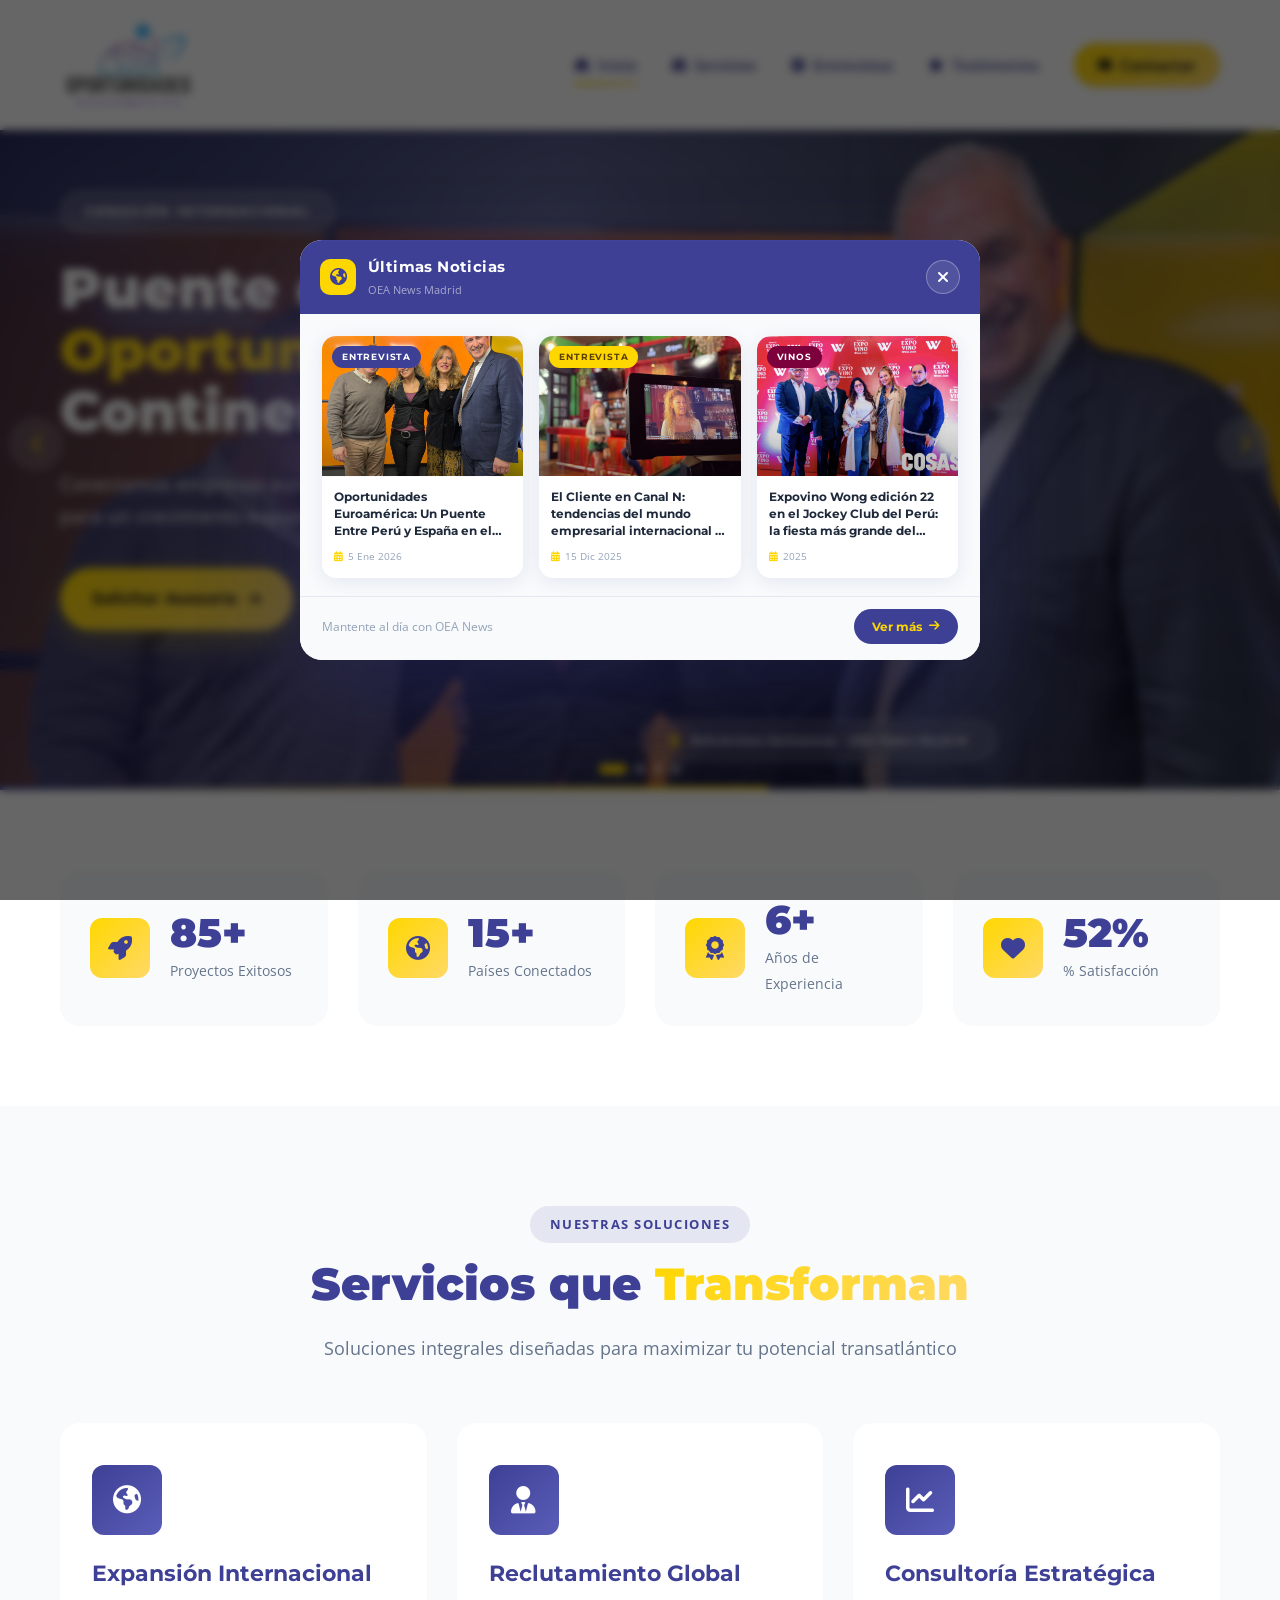
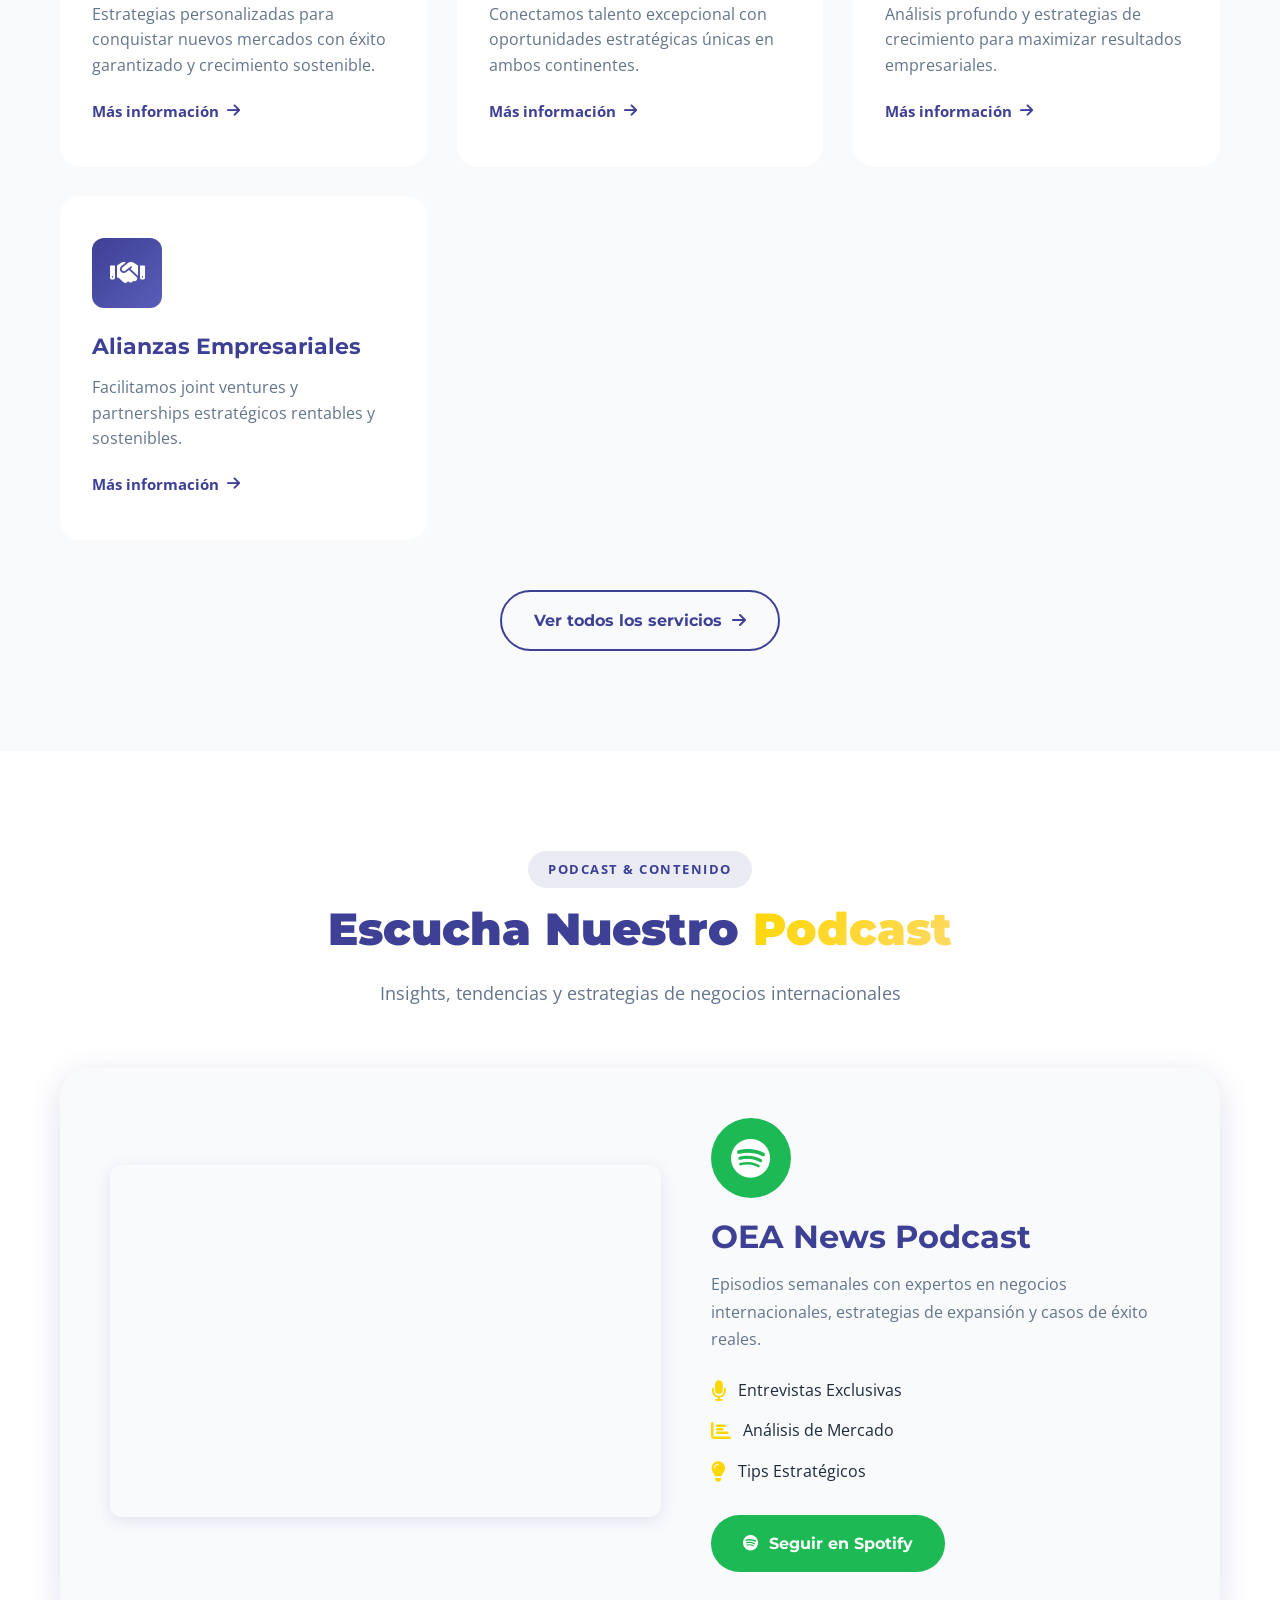
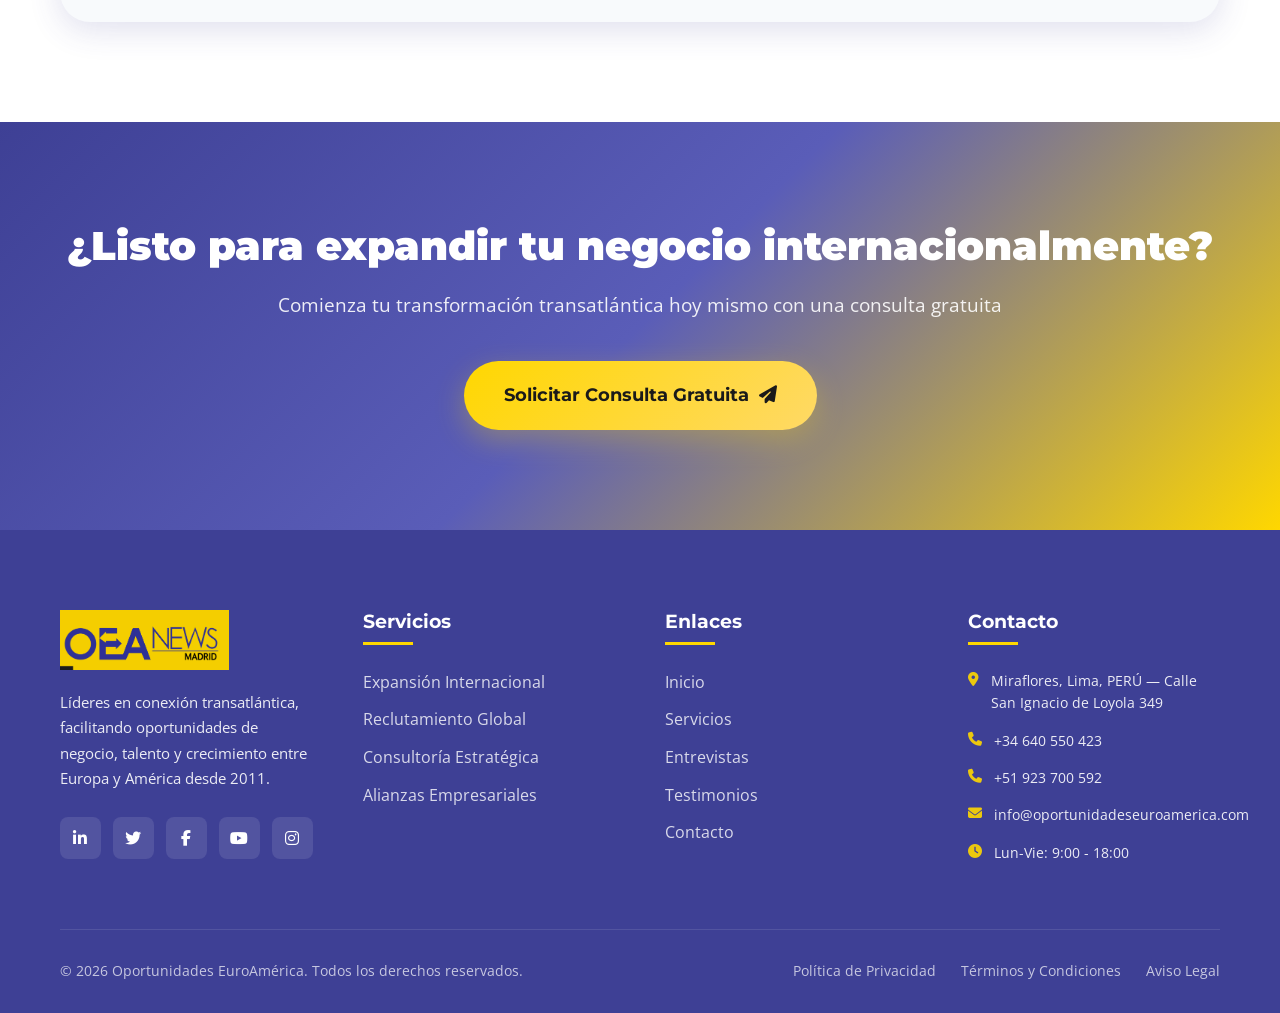
<file: index.html>
<!DOCTYPE html>
<html lang="es">
<head>
    <meta charset="UTF-8">
    <meta name="viewport" content="width=device-width, initial-scale=1.0">

    <!-- SEO Principal -->
    <title>Oportunidades EuroAmérica | Conexión Empresarial Europa y Perú</title>
    <meta name="description" content="Líderes en conexión empresarial entre Europa y América Latina desde 2011. Expansión internacional, reclutamiento global, consultoría estratégica y alianzas empresariales entre Perú y España.">
    <meta name="keywords" content="oportunidades euroamerica, conexión empresarial Europa América, expansión internacional Perú España, reclutamiento global, consultoría estratégica, alianzas empresariales, OEA News Madrid">
    <meta name="author" content="Oportunidades EuroAmérica">
    <meta name="robots" content="index, follow">
    <link rel="canonical" href="https://www.oportunidadeseuroamerica.com/index.html">

    <!-- Open Graph (LinkedIn, Facebook, WhatsApp) -->
    <meta property="og:type" content="website">
    <meta property="og:title" content="Oportunidades EuroAmérica | Conexión Empresarial Europa y Perú">
    <meta property="og:description" content="Líderes en conexión empresarial transatlántica desde 2011. Expansión internacional, reclutamiento global y consultoría estratégica entre Europa y América Latina.">
    <meta property="og:url" content="https://www.oportunidadeseuroamerica.com/">
    <meta property="og:image" content="https://www.oportunidadeseuroamerica.com/img/entrevista1.jpeg">
    <meta property="og:image:width" content="1200">
    <meta property="og:image:height" content="630">
    <meta property="og:locale" content="es_ES">
    <meta property="og:site_name" content="Oportunidades EuroAmérica">

    <!-- Twitter Card -->
    <meta name="twitter:card" content="summary_large_image">
    <meta name="twitter:title" content="Oportunidades EuroAmérica | Conexión Empresarial Europa y Perú">
    <meta name="twitter:description" content="Líderes en conexión empresarial transatlántica desde 2011. Expansión internacional entre Europa y América Latina.">
    <meta name="twitter:image" content="https://www.oportunidadeseuroamerica.com/img/entrevista1.jpeg">

    <!-- Schema.org — Organización -->
    <script type="application/ld+json">
    {
      "@context": "https://schema.org",
      "@type": "Organization",
      "name": "Oportunidades EuroAmérica",
      "alternateName": "OEA News Madrid",
      "url": "https://www.oportunidadeseuroamerica.com",
      "logo": "https://www.oportunidadeseuroamerica.com/img/Logo.png",
      "description": "Líderes en conexión empresarial entre Europa y América Latina desde 2011. Expansión internacional, reclutamiento global y consultoría estratégica.",
      "foundingDate": "2011",
      "contactPoint": [
        {
          "@type": "ContactPoint",
          "telephone": "+34-640-550-423",
          "contactType": "customer service",
          "areaServed": "ES",
          "availableLanguage": "Spanish"
        },
        {
          "@type": "ContactPoint",
          "telephone": "+51-923-700-592",
          "contactType": "customer service",
          "areaServed": "PE",
          "availableLanguage": "Spanish"
        }
      ],
      "address": [
        {
          "@type": "PostalAddress",
          "addressLocality": "Miraflores",
          "addressRegion": "Lima",
          "addressCountry": "PE",
          "streetAddress": "Calle San Ignacio de Loyola 349"
        }
      ],
      "sameAs": [
        "https://www.linkedin.com/company/oportunidades-euroamerica",
        "https://www.facebook.com/oportunidadeseuroamerica",
        "https://www.instagram.com/oportunidadeseuroamerica"
      ],
      "email": "info@oportunidadeseuroamerica.com",
      "hasOfferCatalog": {
        "@type": "OfferCatalog",
        "name": "Servicios de Conexión Empresarial",
        "itemListElement": [
          {"@type": "Offer", "itemOffered": {"@type": "Service", "name": "Expansión Internacional"}},
          {"@type": "Offer", "itemOffered": {"@type": "Service", "name": "Reclutamiento Global"}},
          {"@type": "Offer", "itemOffered": {"@type": "Service", "name": "Consultoría Estratégica"}},
          {"@type": "Offer", "itemOffered": {"@type": "Service", "name": "Alianzas Empresariales"}}
        ]
      }
    }
    </script>

    <!-- Schema.org — WebSite con SearchAction -->
    <script type="application/ld+json">
    {
      "@context": "https://schema.org",
      "@type": "WebSite",
      "name": "Oportunidades EuroAmérica",
      "url": "https://www.oportunidadeseuroamerica.com"
    }
    </script>

    <link rel="stylesheet" href="https://cdnjs.cloudflare.com/ajax/libs/font-awesome/6.4.0/css/all.min.css">
    <link href="https://fonts.googleapis.com/css2?family=Montserrat:wght@400;500;600;700;800;900&family=Open+Sans:wght@400;500;600;700&display=swap" rel="stylesheet">
    <link rel="stylesheet" href="https://cdn.jsdelivr.net/npm/swiper@11/swiper-bundle.min.css">
    <link rel="stylesheet" href="https://unpkg.com/aos@2.3.1/dist/aos.css">
    <link rel="stylesheet" href="./css/style.css">
</head>
<body>
    <!-- Header -->
    <header id="header">
        <div class="container">
            <div class="header-content">
                <div class="logo-container">
                    <a href="index.html" class="logo">
                        <img src="img/Logo.png" alt="OEA News Madrid Logo" class="logo-img">
                    </a>
                </div>
                <button class="mobile-menu-btn" id="mobileMenuBtn" aria-label="Menú de navegación">
                    <i class="fas fa-bars"></i>
                </button>
                <nav id="mainNav">
                    <ul class="nav-menu">
                        <li><a href="index.html" class="active"><i class="fas fa-home"></i> Inicio</a></li>
                        <li><a href="servicios.html"><i class="fas fa-briefcase"></i> Servicios</a></li>
                        <li><a href="entrevistas.html"><i class="fas fa-play-circle"></i> Entrevistas</a></li>
                        <li><a href="testimonios.html"><i class="fas fa-star"></i> Testimonios</a></li>
                        <li><a href="contacto.html" class="nav-cta"><i class="fas fa-envelope"></i> Contactar</a></li>
                    </ul>
                </nav>
            </div>
        </div>
    </header>

    <!-- Hero Carousel -->
    <section class="hero-carousel-section">
        <div class="swiper heroSwiper">
            <div class="swiper-wrapper">

                <div class="swiper-slide hero-slide-real">
                    <div class="slide-bg-img slide-bg-foto1" style="background-image: url('img/entrevista1.jpeg');"></div>
                    <div class="slide-overlay-gradient"></div>
                    <div class="container">
                        <div class="slide-content slide-content-real">
                            <span class="slide-badge">CONEXIÓN INTERNACIONAL</span>
                            <h1 class="slide-title">Puente de <span class="highlight">Oportunidades</span> entre Continentes</h1>
                            <p class="slide-description">Conectamos empresas europeas y americanas con soluciones estratégicas para un crecimiento exponencial</p>
                            <div class="slide-buttons">
                                <a href="contacto.html" class="btn btn-primary"><span>Solicitar Asesoría</span><i class="fas fa-arrow-right"></i></a>
                                <a href="servicios.html" class="btn btn-secondary"><span>Nuestros Servicios</span><i class="fas fa-briefcase"></i></a>
                            </div>
                        </div>
                    </div>
                    <div class="slide-guests"><i class="fas fa-microphone"></i><span>Entrevistas Exclusivas · OEA News Madrid</span></div>
                </div>

                <div class="swiper-slide hero-slide-real">
                    <div class="slide-bg-img slide-bg-foto2" style="background-image: url('img/entrevista2.jpeg');"></div>
                    <div class="slide-overlay-gradient slide-overlay-right"></div>
                    <div class="container">
                        <div class="slide-content slide-content-real">
                            <span class="slide-badge">EXPANSIÓN GLOBAL</span>
                            <h1 class="slide-title">Llevamos tu <span class="highlight">Empresa</span> al Mundo</h1>
                            <p class="slide-description">Más de 12 años ayudando a empresas a expandirse exitosamente en mercados internacionales</p>
                            <div class="slide-buttons">
                                <a href="servicios.html" class="btn btn-primary"><span>Explorar Servicios</span><i class="fas fa-rocket"></i></a>
                                <a href="testimonios.html" class="btn btn-secondary"><span>Casos de Éxito</span><i class="fas fa-trophy"></i></a>
                            </div>
                        </div>
                    </div>
                    <div class="slide-guests"><i class="fas fa-broadcast-tower"></i><span>En antena · Radio Libertad</span></div>
                </div>

                <div class="swiper-slide hero-slide-real">
                    <div class="slide-bg-img slide-bg-foto3" style="background-image: url('img/entrevista3.jpeg');"></div>
                    <div class="slide-overlay-gradient"></div>
                    <div class="container">
                        <div class="slide-content slide-content-real">
                            <span class="slide-badge">TALENTO GLOBAL</span>
                            <h1 class="slide-title">Reclutamiento de <span class="highlight">Alto Nivel</span></h1>
                            <p class="slide-description">Conectamos el mejor talento profesional con oportunidades estratégicas únicas</p>
                            <div class="slide-buttons">
                                <a href="servicios.html" class="btn btn-primary"><span>Conocer Más</span><i class="fas fa-users"></i></a>
                                <a href="contacto.html" class="btn btn-secondary"><span>Contactar</span><i class="fas fa-phone"></i></a>
                            </div>
                        </div>
                    </div>
                    <div class="slide-guests"><i class="fas fa-wine-bottle"></i><span>Alianzas Estratégicas · Sector Vitivinícola</span></div>
                </div>

                <div class="swiper-slide hero-slide-real">
                    <div class="slide-bg-img slide-bg-foto4" style="background-image: url('img/entrevista4.jpeg');"></div>
                    <div class="slide-overlay-gradient slide-overlay-center"></div>
                    <div class="container">
                        <div class="slide-content slide-content-real">
                            <span class="slide-badge">DETRÁS DE CÁMARAS</span>
                            <h1 class="slide-title">Historias que <span class="highlight">Inspiran</span> Negocios</h1>
                            <p class="slide-description">Entrevistas en profundidad con líderes empresariales y emprendedores de ambos continentes</p>
                            <div class="slide-buttons">
                                <a href="entrevistas.html" class="btn btn-primary"><span>Ver Entrevistas</span><i class="fas fa-play-circle"></i></a>
                                <a href="contacto.html" class="btn btn-secondary"><span>Participar</span><i class="fas fa-camera"></i></a>
                            </div>
                        </div>
                    </div>
                    <div class="slide-guests"><i class="fas fa-video"></i><span>Producción audiovisual · OEA News</span></div>
                </div>

            </div>
            <div class="swiper-button-next"></div>
            <div class="swiper-button-prev"></div>
            <div class="swiper-pagination"></div>
            <div class="slide-progress-bar"><span class="slide-progress-fill"></span></div>
        </div>
    </section>

    <!-- Stats Section -->
    <section class="stats-section">
        <div class="container">
            <div class="stats-grid">
                <div class="stat-item" data-aos="fade-up">
                    <div class="stat-icon"><i class="fas fa-rocket"></i></div>
                    <div class="stat-content">
                        <span class="stat-number" data-target="150">0</span>
                        <span class="stat-label">Proyectos Exitosos</span>
                    </div>
                </div>
                <div class="stat-item" data-aos="fade-up" data-aos-delay="100">
                    <div class="stat-icon"><i class="fas fa-globe-americas"></i></div>
                    <div class="stat-content">
                        <span class="stat-number" data-target="28">0</span>
                        <span class="stat-label">Países Conectados</span>
                    </div>
                </div>
                <div class="stat-item" data-aos="fade-up" data-aos-delay="200">
                    <div class="stat-icon"><i class="fas fa-award"></i></div>
                    <div class="stat-content">
                        <span class="stat-number" data-target="12">0</span>
                        <span class="stat-label">Años de Experiencia</span>
                    </div>
                </div>
                <div class="stat-item" data-aos="fade-up" data-aos-delay="300">
                    <div class="stat-icon"><i class="fas fa-heart"></i></div>
                    <div class="stat-content">
                        <span class="stat-number" data-target="95">0</span>
                        <span class="stat-label">% Satisfacción</span>
                    </div>
                </div>
            </div>
        </div>
    </section>

    <!-- Services Preview -->
    <section class="services-section">
        <div class="container">
            <div class="section-header" data-aos="fade-up">
                <span class="section-tag">NUESTRAS SOLUCIONES</span>
                <h2 class="section-title">Servicios que <span class="highlight">Transforman</span></h2>
                <p class="section-subtitle">Soluciones integrales diseñadas para maximizar tu potencial transatlántico</p>
            </div>
            <div class="services-grid">
                <div class="service-card" data-aos="fade-up" data-aos-delay="100">
                    <div class="service-icon"><i class="fas fa-globe-americas"></i></div>
                    <h3>Expansión Internacional</h3>
                    <p>Estrategias personalizadas para conquistar nuevos mercados con éxito garantizado y crecimiento sostenible.</p>
                    <a href="servicios.html" class="service-link">Más información <i class="fas fa-arrow-right"></i></a>
                </div>
                <div class="service-card" data-aos="fade-up" data-aos-delay="200">
                    <div class="service-icon"><i class="fas fa-user-tie"></i></div>
                    <h3>Reclutamiento Global</h3>
                    <p>Conectamos talento excepcional con oportunidades estratégicas únicas en ambos continentes.</p>
                    <a href="servicios.html" class="service-link">Más información <i class="fas fa-arrow-right"></i></a>
                </div>
                <div class="service-card" data-aos="fade-up" data-aos-delay="300">
                    <div class="service-icon"><i class="fas fa-chart-line"></i></div>
                    <h3>Consultoría Estratégica</h3>
                    <p>Análisis profundo y estrategias de crecimiento para maximizar resultados empresariales.</p>
                    <a href="servicios.html" class="service-link">Más información <i class="fas fa-arrow-right"></i></a>
                </div>
                <div class="service-card" data-aos="fade-up" data-aos-delay="400">
                    <div class="service-icon"><i class="fas fa-handshake"></i></div>
                    <h3>Alianzas Empresariales</h3>
                    <p>Facilitamos joint ventures y partnerships estratégicos rentables y sostenibles.</p>
                    <a href="servicios.html" class="service-link">Más información <i class="fas fa-arrow-right"></i></a>
                </div>
            </div>
            <div class="section-cta" data-aos="fade-up">
                <a href="servicios.html" class="btn btn-outline">Ver todos los servicios <i class="fas fa-arrow-right"></i></a>
            </div>
        </div>
    </section>

    <!-- Spotify Section -->
    <section class="spotify-section">
        <div class="container">
            <div class="section-header" data-aos="fade-up">
                <span class="section-tag">PODCAST & CONTENIDO</span>
                <h2 class="section-title">Escucha Nuestro <span class="highlight">Podcast</span></h2>
                <p class="section-subtitle">Insights, tendencias y estrategias de negocios internacionales</p>
            </div>
            <div class="spotify-container" data-aos="fade-up" data-aos-delay="100">
                <div class="spotify-player">
                    <iframe style="border-radius:12px" src="https://open.spotify.com/embed/episode/7mmWlWbo6pt7dlrhLz3EqH?utm_source=generator&theme=0" width="100%" height="352" frameBorder="0" allowfullscreen="" allow="autoplay; clipboard-write; encrypted-media; fullscreen; picture-in-picture" loading="lazy"></iframe>
                </div>
                <div class="spotify-info">
                    <div class="spotify-icon"><i class="fab fa-spotify"></i></div>
                    <h3>OEA News Podcast</h3>
                    <p>Episodios semanales con expertos en negocios internacionales, estrategias de expansión y casos de éxito reales.</p>
                    <div class="spotify-features">
                        <div class="spotify-feature"><i class="fas fa-microphone"></i><span>Entrevistas Exclusivas</span></div>
                        <div class="spotify-feature"><i class="fas fa-chart-bar"></i><span>Análisis de Mercado</span></div>
                        <div class="spotify-feature"><i class="fas fa-lightbulb"></i><span>Tips Estratégicos</span></div>
                    </div>
                    <a href="https://open.spotify.com" target="_blank" rel="noopener" class="btn btn-spotify"><i class="fab fa-spotify"></i><span>Seguir en Spotify</span></a>
                </div>
            </div>
        </div>
    </section>

    <!-- CTA Banner -->
    <section class="cta-banner">
        <div class="container">
            <div class="cta-content" data-aos="zoom-in">
                <h2>¿Listo para expandir tu negocio internacionalmente?</h2>
                <p>Comienza tu transformación transatlántica hoy mismo con una consulta gratuita</p>
                <a href="contacto.html" class="btn btn-primary btn-large"><span>Solicitar Consulta Gratuita</span><i class="fas fa-paper-plane"></i></a>
            </div>
        </div>
    </section>

    <!-- Footer -->
    <footer class="footer">
        <div class="container">
            <div class="footer-grid">
                <div class="footer-col">
                    <div class="footer-logo"><img src="img/logooeanew.png" alt="OEA News Madrid Logo"></div>
                    <p class="footer-desc">Líderes en conexión transatlántica, facilitando oportunidades de negocio, talento y crecimiento entre Europa y América desde 2011.</p>
                    <div class="footer-social">
                        <a href="#" aria-label="LinkedIn"><i class="fab fa-linkedin-in"></i></a>
                        <a href="#" aria-label="Twitter"><i class="fab fa-twitter"></i></a>
                        <a href="#" aria-label="Facebook"><i class="fab fa-facebook-f"></i></a>
                        <a href="#" aria-label="YouTube"><i class="fab fa-youtube"></i></a>
                        <a href="#" aria-label="Instagram"><i class="fab fa-instagram"></i></a>
                    </div>
                </div>
                <div class="footer-col">
                    <h4>Servicios</h4>
                    <ul class="footer-links">
                        <li><a href="servicios.html">Expansión Internacional</a></li>
                        <li><a href="servicios.html">Reclutamiento Global</a></li>
                        <li><a href="servicios.html">Consultoría Estratégica</a></li>
                        <li><a href="servicios.html">Alianzas Empresariales</a></li>
                    </ul>
                </div>
                <div class="footer-col">
                    <h4>Enlaces</h4>
                    <ul class="footer-links">
                        <li><a href="index.html">Inicio</a></li>
                        <li><a href="servicios.html">Servicios</a></li>
                        <li><a href="entrevistas.html">Entrevistas</a></li>
                        <li><a href="testimonios.html">Testimonios</a></li>
                        <li><a href="contacto.html">Contacto</a></li>
                    </ul>
                </div>
                <div class="footer-col">
                    <h4>Contacto</h4>
                    <div class="footer-contact">
                        <p><i class="fas fa-map-marker-alt"></i> Miraflores, Lima, PERÚ — Calle San Ignacio de Loyola 349</p>
                        <p><i class="fas fa-phone"></i> +34 640 550 423</p>
                        <p><i class="fas fa-phone"></i> +51 923 700 592</p>
                        <p><i class="fas fa-envelope"></i> info@oportunidadeseuroamerica.com</p>
                        <p><i class="fas fa-clock"></i> Lun-Vie: 9:00 - 18:00</p>
                    </div>
                </div>
            </div>
            <div class="footer-bottom">
                <p>&copy; 2026 Oportunidades EuroAmérica. Todos los derechos reservados.</p>
                <div class="footer-legal">
                    <a href="#">Política de Privacidad</a>
                    <a href="#">Términos y Condiciones</a>
                    <a href="#">Aviso Legal</a>
                </div>
            </div>
        </div>
    </footer>

    <!-- Popup de noticias -->
    <div id="newsOverlay" class="news-overlay"></div>
    <div id="newsPopup" class="news-popup" role="dialog" aria-modal="true">
        <div class="news-popup-header">
            <div class="news-popup-header-left">
                <div class="news-popup-logo"><i class="fas fa-globe-americas"></i></div>
                <div>
                    <div class="news-popup-title">Últimas Noticias</div>
                    <div class="news-popup-subtitle">OEA News Madrid</div>
                </div>
            </div>
            <button class="news-popup-close" id="newsPopupClose" aria-label="Cerrar"><i class="fas fa-times"></i></button>
        </div>
        <div class="news-cards-grid">
            <div class="news-card">
                <div class="news-card-img" style="background-image: url('img/entrevista1.jpeg');"><span class="news-card-badge">Entrevista</span></div>
                <div class="news-card-body">
                    <p class="news-card-title">Oportunidades Euroamérica: Un Puente Entre Perú y España en el Mundo Empresarial</p>
                    <span class="news-card-date"><i class="fas fa-calendar-alt"></i> 5 Ene 2026</span>
                </div>
            </div>
            <div class="news-card">
                <div class="news-card-img" style="background-image: url('img/entrevista4.jpeg');"><span class="news-card-badge news-card-badge--gold">Entrevista</span></div>
                <div class="news-card-body">
                    <p class="news-card-title">El Cliente en Canal N: tendencias del mundo empresarial internacional y la conexión EuroAmérica.</p>
                    <span class="news-card-date"><i class="fas fa-calendar-alt"></i> 15 Dic 2025</span>
                </div>
            </div>
            <div class="news-card">
                <div class="news-card-img" style="background-image: url('img/ExpoVino.jpeg');"><span class="news-card-badge news-card-badge--wine">Vinos</span></div>
                <div class="news-card-body">
                    <p class="news-card-title">Expovino Wong edición 22 en el Jockey Club del Perú: la fiesta más grande del vino.</p>
                    <span class="news-card-date"><i class="fas fa-calendar-alt"></i> 2025</span>
                </div>
            </div>
        </div>
        <div class="news-popup-footer">
            <span class="news-footer-text">Mantente al día con OEA News</span>
            <a href="entrevistas.html" class="news-footer-btn">Ver más <i class="fas fa-arrow-right"></i></a>
        </div>
    </div>

    <script src="https://cdn.jsdelivr.net/npm/swiper@11/swiper-bundle.min.js"></script>
    <script src="https://unpkg.com/aos@2.3.1/dist/aos.js"></script>
    <script src="script.js"></script>
</body>
</html>
</file>
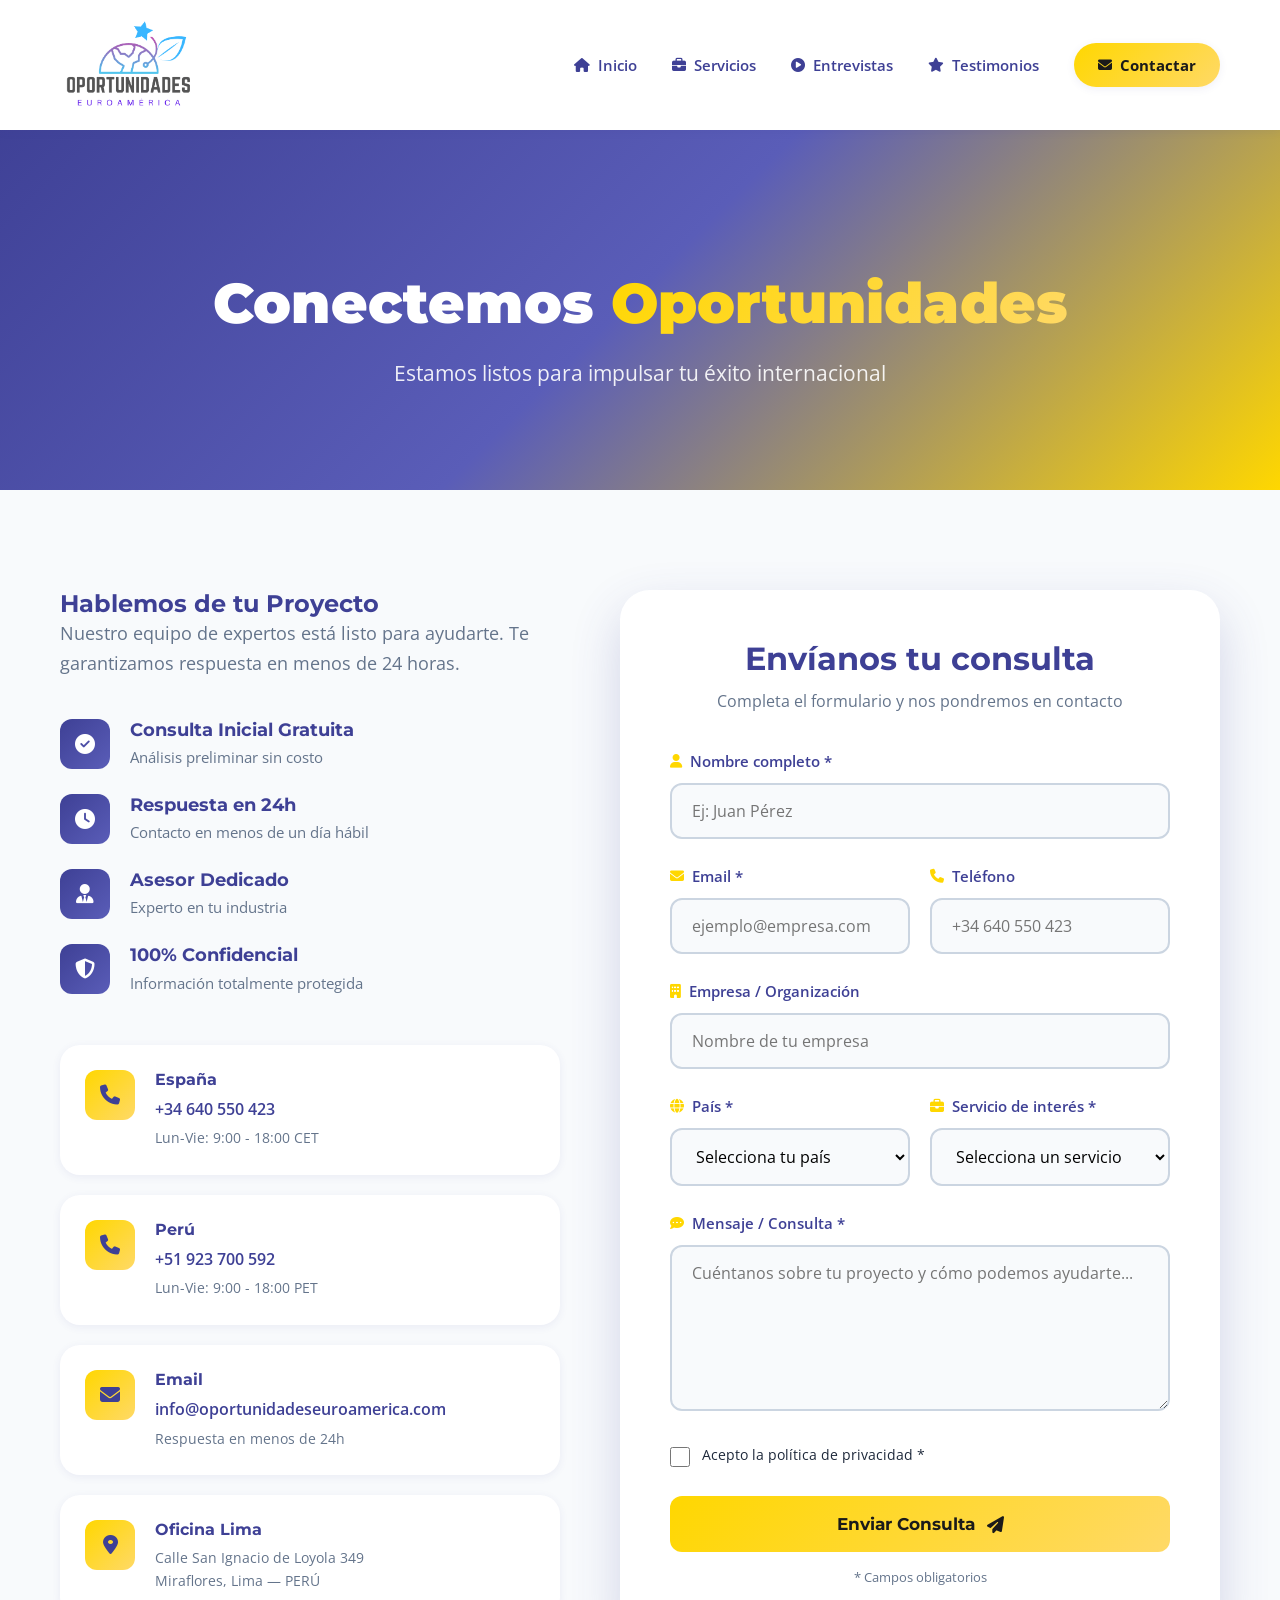
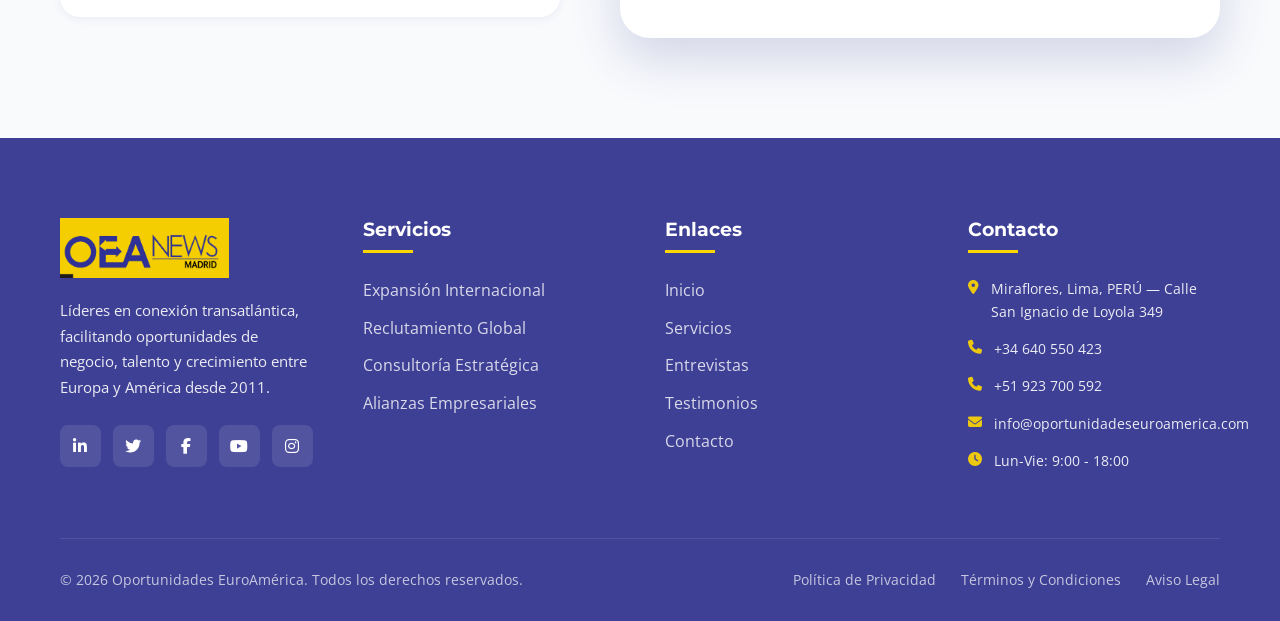
<file: contacto.html>
<!DOCTYPE html>
<html lang="es">
<head>
    <meta charset="UTF-8">
    <meta name="viewport" content="width=device-width, initial-scale=1.0">
    <title>Contacto | Oportunidades EuroAmérica — España +34 640 550 423 | Perú +51 923 700 592</title>
    <meta name="description" content="Contacta con Oportunidades EuroAmérica para expandir tu negocio entre Europa y América Latina. Respuesta garantizada en menos de 24 horas. España: +34 640 550 423 · Perú: +51 923 700 592.">
    <meta name="keywords" content="contacto oportunidades euroamerica, consultoría empresarial Europa América, teléfono OEA News Madrid, expansión internacional contacto">
    <meta name="author" content="Oportunidades EuroAmérica">
    <meta name="robots" content="index, follow">
    <link rel="canonical" href="https://www.oportunidadeseuroamerica.com/contacto.html">
    <meta property="og:type" content="website">
    <meta property="og:title" content="Contacto | Oportunidades EuroAmérica">
    <meta property="og:description" content="Contacta con nuestro equipo experto en conexión empresarial Europa-América. Respuesta en menos de 24 horas. Consulta inicial gratuita.">
    <meta property="og:url" content="https://www.oportunidadeseuroamerica.com/contacto.html">
    <meta property="og:image" content="https://www.oportunidadeseuroamerica.com/img/Logo.png">
    <meta property="og:locale" content="es_ES">
    <meta property="og:site_name" content="Oportunidades EuroAmérica">
    <meta name="twitter:card" content="summary_large_image">
    <meta name="twitter:title" content="Contacto | Oportunidades EuroAmérica">
    <meta name="twitter:description" content="Contacta con nuestro equipo experto. Consulta inicial gratuita. Respuesta en menos de 24 horas.">
    <meta name="twitter:image" content="https://www.oportunidadeseuroamerica.com/img/Logo.png">
    <script type="application/ld+json">
    {
      "@context": "https://schema.org",
      "@type": "ContactPage",
      "name": "Contacto | Oportunidades EuroAmérica",
      "url": "https://www.oportunidadeseuroamerica.com/contacto.html",
      "description": "Página de contacto de Oportunidades EuroAmérica para servicios de expansión internacional",
      "mainEntity": {
        "@type": "Organization",
        "name": "Oportunidades EuroAmérica",
        "telephone": ["+34640550423", "+51923700592"],
        "email": "info@oportunidadeseuroamerica.com",
        "address": {
          "@type": "PostalAddress",
          "streetAddress": "Calle San Ignacio de Loyola 349",
          "addressLocality": "Miraflores",
          "addressRegion": "Lima",
          "addressCountry": "PE"
        },
        "openingHoursSpecification": {
          "@type": "OpeningHoursSpecification",
          "dayOfWeek": ["Monday","Tuesday","Wednesday","Thursday","Friday"],
          "opens": "09:00",
          "closes": "18:00"
        }
      }
    }
    </script>
    <link rel="stylesheet" href="https://cdnjs.cloudflare.com/ajax/libs/font-awesome/6.4.0/css/all.min.css">
    <link href="https://fonts.googleapis.com/css2?family=Montserrat:wght@400;500;600;700;800;900&family=Open+Sans:wght@400;500;600;700&display=swap" rel="stylesheet">
    <link rel="stylesheet" href="https://unpkg.com/aos@2.3.1/dist/aos.css">
    <link rel="stylesheet" href="./css/style.css">
</head>
<body>
    <header id="header">
        <div class="container">
            <div class="header-content">
                <div class="logo-container">
                    <a href="index.html" class="logo"><img src="img/Logo.png" alt="OEA News Madrid Logo" class="logo-img"></a>
                </div>
                <button class="mobile-menu-btn" id="mobileMenuBtn" aria-label="Menú"><i class="fas fa-bars"></i></button>
                <nav id="mainNav">
                    <ul class="nav-menu">
                        <li><a href="index.html"><i class="fas fa-home"></i> Inicio</a></li>
                        <li><a href="servicios.html"><i class="fas fa-briefcase"></i> Servicios</a></li>
                        <li><a href="entrevistas.html"><i class="fas fa-play-circle"></i> Entrevistas</a></li>
                        <li><a href="testimonios.html"><i class="fas fa-star"></i> Testimonios</a></li>
                        <li><a href="contacto.html" class="nav-cta active"><i class="fas fa-envelope"></i> Contactar</a></li>
                    </ul>
                </nav>
            </div>
        </div>
    </header>

    <section class="hero-contact">
        <div class="container">
            <div class="hero-contact-content" data-aos="fade-up">
                <h1>Conectemos <span class="highlight">Oportunidades</span></h1>
                <p>Estamos listos para impulsar tu éxito internacional</p>
            </div>
        </div>
    </section>

    <section class="contact-main">
        <div class="container">
            <div class="contact-layout">
                <div class="contact-info" data-aos="fade-right">
                    <h2>Hablemos de tu Proyecto</h2>
                    <p class="contact-intro">Nuestro equipo de expertos está listo para ayudarte. Te garantizamos respuesta en menos de 24 horas.</p>
                    <div class="contact-benefits">
                        <div class="benefit-item"><div class="benefit-icon"><i class="fas fa-check-circle"></i></div><div class="benefit-content"><h4>Consulta Inicial Gratuita</h4><p>Análisis preliminar sin costo</p></div></div>
                        <div class="benefit-item"><div class="benefit-icon"><i class="fas fa-clock"></i></div><div class="benefit-content"><h4>Respuesta en 24h</h4><p>Contacto en menos de un día hábil</p></div></div>
                        <div class="benefit-item"><div class="benefit-icon"><i class="fas fa-user-tie"></i></div><div class="benefit-content"><h4>Asesor Dedicado</h4><p>Experto en tu industria</p></div></div>
                        <div class="benefit-item"><div class="benefit-icon"><i class="fas fa-shield-alt"></i></div><div class="benefit-content"><h4>100% Confidencial</h4><p>Información totalmente protegida</p></div></div>
                    </div>
                    <div class="contact-cards">
                        <div class="contact-card">
                            <div class="contact-card-icon"><i class="fas fa-phone"></i></div>
                            <div class="contact-card-content">
                                <h4>España</h4>
                                <a href="tel:+34640550423">+34 640 550 423</a>
                                <p>Lun-Vie: 9:00 - 18:00 CET</p>
                            </div>
                        </div>
                        <div class="contact-card">
                            <div class="contact-card-icon"><i class="fas fa-phone"></i></div>
                            <div class="contact-card-content">
                                <h4>Perú</h4>
                                <a href="tel:+51923700592">+51 923 700 592</a>
                                <p>Lun-Vie: 9:00 - 18:00 PET</p>
                            </div>
                        </div>
                        <div class="contact-card">
                            <div class="contact-card-icon"><i class="fas fa-envelope"></i></div>
                            <div class="contact-card-content">
                                <h4>Email</h4>
                                <a href="mailto:info@oportunidadeseuroamerica.com">info@oportunidadeseuroamerica.com</a>
                                <p>Respuesta en menos de 24h</p>
                            </div>
                        </div>
                        <div class="contact-card">
                            <div class="contact-card-icon"><i class="fas fa-map-marker-alt"></i></div>
                            <div class="contact-card-content">
                                <h4>Oficina Lima</h4>
                                <p>Calle San Ignacio de Loyola 349</p>
                                <p>Miraflores, Lima — PERÚ</p>
                            </div>
                        </div>
                    </div>
                </div>

                <div class="contact-form-container" data-aos="fade-left">
                    <div class="form-header">
                        <h3>Envíanos tu consulta</h3>
                        <p>Completa el formulario y nos pondremos en contacto</p>
                    </div>
                    <form id="contactForm" class="contact-form">
                        <div class="form-group">
                            <label for="nombre"><i class="fas fa-user"></i> Nombre completo *</label>
                            <input type="text" id="nombre" name="nombre" required placeholder="Ej: Juan Pérez">
                        </div>
                        <div class="form-row">
                            <div class="form-group">
                                <label for="email"><i class="fas fa-envelope"></i> Email *</label>
                                <input type="email" id="email" name="email" required placeholder="ejemplo@empresa.com">
                            </div>
                            <div class="form-group">
                                <label for="telefono"><i class="fas fa-phone"></i> Teléfono</label>
                                <input type="tel" id="telefono" name="telefono" placeholder="+34 640 550 423">
                            </div>
                        </div>
                        <div class="form-group">
                            <label for="empresa"><i class="fas fa-building"></i> Empresa / Organización</label>
                            <input type="text" id="empresa" name="empresa" placeholder="Nombre de tu empresa">
                        </div>
                        <div class="form-row">
                            <div class="form-group">
                                <label for="pais"><i class="fas fa-globe"></i> País *</label>
                                <select id="pais" name="pais" required>
                                    <option value="" disabled selected>Selecciona tu país</option>
                                    <option value="es">🇪🇸 España</option>
                                    <option value="mx">🇲🇽 México</option>
                                    <option value="co">🇨🇴 Colombia</option>
                                    <option value="ar">🇦🇷 Argentina</option>
                                    <option value="pe">🇵🇪 Perú</option>
                                    <option value="cl">🇨🇱 Chile</option>
                                    <option value="us">🇺🇸 Estados Unidos</option>
                                    <option value="otro">🌍 Otro</option>
                                </select>
                            </div>
                            <div class="form-group">
                                <label for="servicio"><i class="fas fa-briefcase"></i> Servicio de interés *</label>
                                <select id="servicio" name="servicio" required>
                                    <option value="" disabled selected>Selecciona un servicio</option>
                                    <option value="expansion">Expansión Internacional</option>
                                    <option value="reclutamiento">Reclutamiento Global</option>
                                    <option value="consultoria">Consultoría Estratégica</option>
                                    <option value="alianzas">Alianzas Empresariales</option>
                                    <option value="otro">Otro</option>
                                </select>
                            </div>
                        </div>
                        <div class="form-group">
                            <label for="mensaje"><i class="fas fa-comment-dots"></i> Mensaje / Consulta *</label>
                            <textarea id="mensaje" name="mensaje" rows="6" required placeholder="Cuéntanos sobre tu proyecto y cómo podemos ayudarte..."></textarea>
                        </div>
                        <div class="form-checkbox">
                            <input type="checkbox" id="privacidad" name="privacidad" required>
                            <label for="privacidad">Acepto la política de privacidad *</label>
                        </div>
                        <button type="submit" class="btn-submit"><span>Enviar Consulta</span><i class="fas fa-paper-plane"></i></button>
                        <p class="form-note">* Campos obligatorios</p>
                    </form>
                </div>
            </div>
        </div>
    </section>

    <footer class="footer">
        <div class="container">
            <div class="footer-grid">
                <div class="footer-col">
                    <div class="footer-logo"><img src="img/logooeanew.png" alt="OEA News Madrid Logo"></div>
                    <p class="footer-desc">Líderes en conexión transatlántica, facilitando oportunidades de negocio, talento y crecimiento entre Europa y América desde 2011.</p>
                    <div class="footer-social">
                        <a href="#" aria-label="LinkedIn"><i class="fab fa-linkedin-in"></i></a>
                        <a href="#" aria-label="Twitter"><i class="fab fa-twitter"></i></a>
                        <a href="#" aria-label="Facebook"><i class="fab fa-facebook-f"></i></a>
                        <a href="#" aria-label="YouTube"><i class="fab fa-youtube"></i></a>
                        <a href="#" aria-label="Instagram"><i class="fab fa-instagram"></i></a>
                    </div>
                </div>
                <div class="footer-col"><h4>Servicios</h4><ul class="footer-links"><li><a href="servicios.html">Expansión Internacional</a></li><li><a href="servicios.html">Reclutamiento Global</a></li><li><a href="servicios.html">Consultoría Estratégica</a></li><li><a href="servicios.html">Alianzas Empresariales</a></li></ul></div>
                <div class="footer-col"><h4>Enlaces</h4><ul class="footer-links"><li><a href="index.html">Inicio</a></li><li><a href="servicios.html">Servicios</a></li><li><a href="entrevistas.html">Entrevistas</a></li><li><a href="testimonios.html">Testimonios</a></li><li><a href="contacto.html">Contacto</a></li></ul></div>
                <div class="footer-col"><h4>Contacto</h4><div class="footer-contact"><p><i class="fas fa-map-marker-alt"></i> Miraflores, Lima, PERÚ — Calle San Ignacio de Loyola 349</p><p><i class="fas fa-phone"></i> +34 640 550 423</p><p><i class="fas fa-phone"></i> +51 923 700 592</p><p><i class="fas fa-envelope"></i> info@oportunidadeseuroamerica.com</p><p><i class="fas fa-clock"></i> Lun-Vie: 9:00 - 18:00</p></div></div>
            </div>
            <div class="footer-bottom">
                <p>&copy; 2026 Oportunidades EuroAmérica. Todos los derechos reservados.</p>
                <div class="footer-legal"><a href="#">Política de Privacidad</a><a href="#">Términos y Condiciones</a><a href="#">Aviso Legal</a></div>
            </div>
        </div>
    </footer>

    <script src="https://unpkg.com/aos@2.3.1/dist/aos.js"></script>
    <script src="script.js"></script>
</body>
</html>
</file>
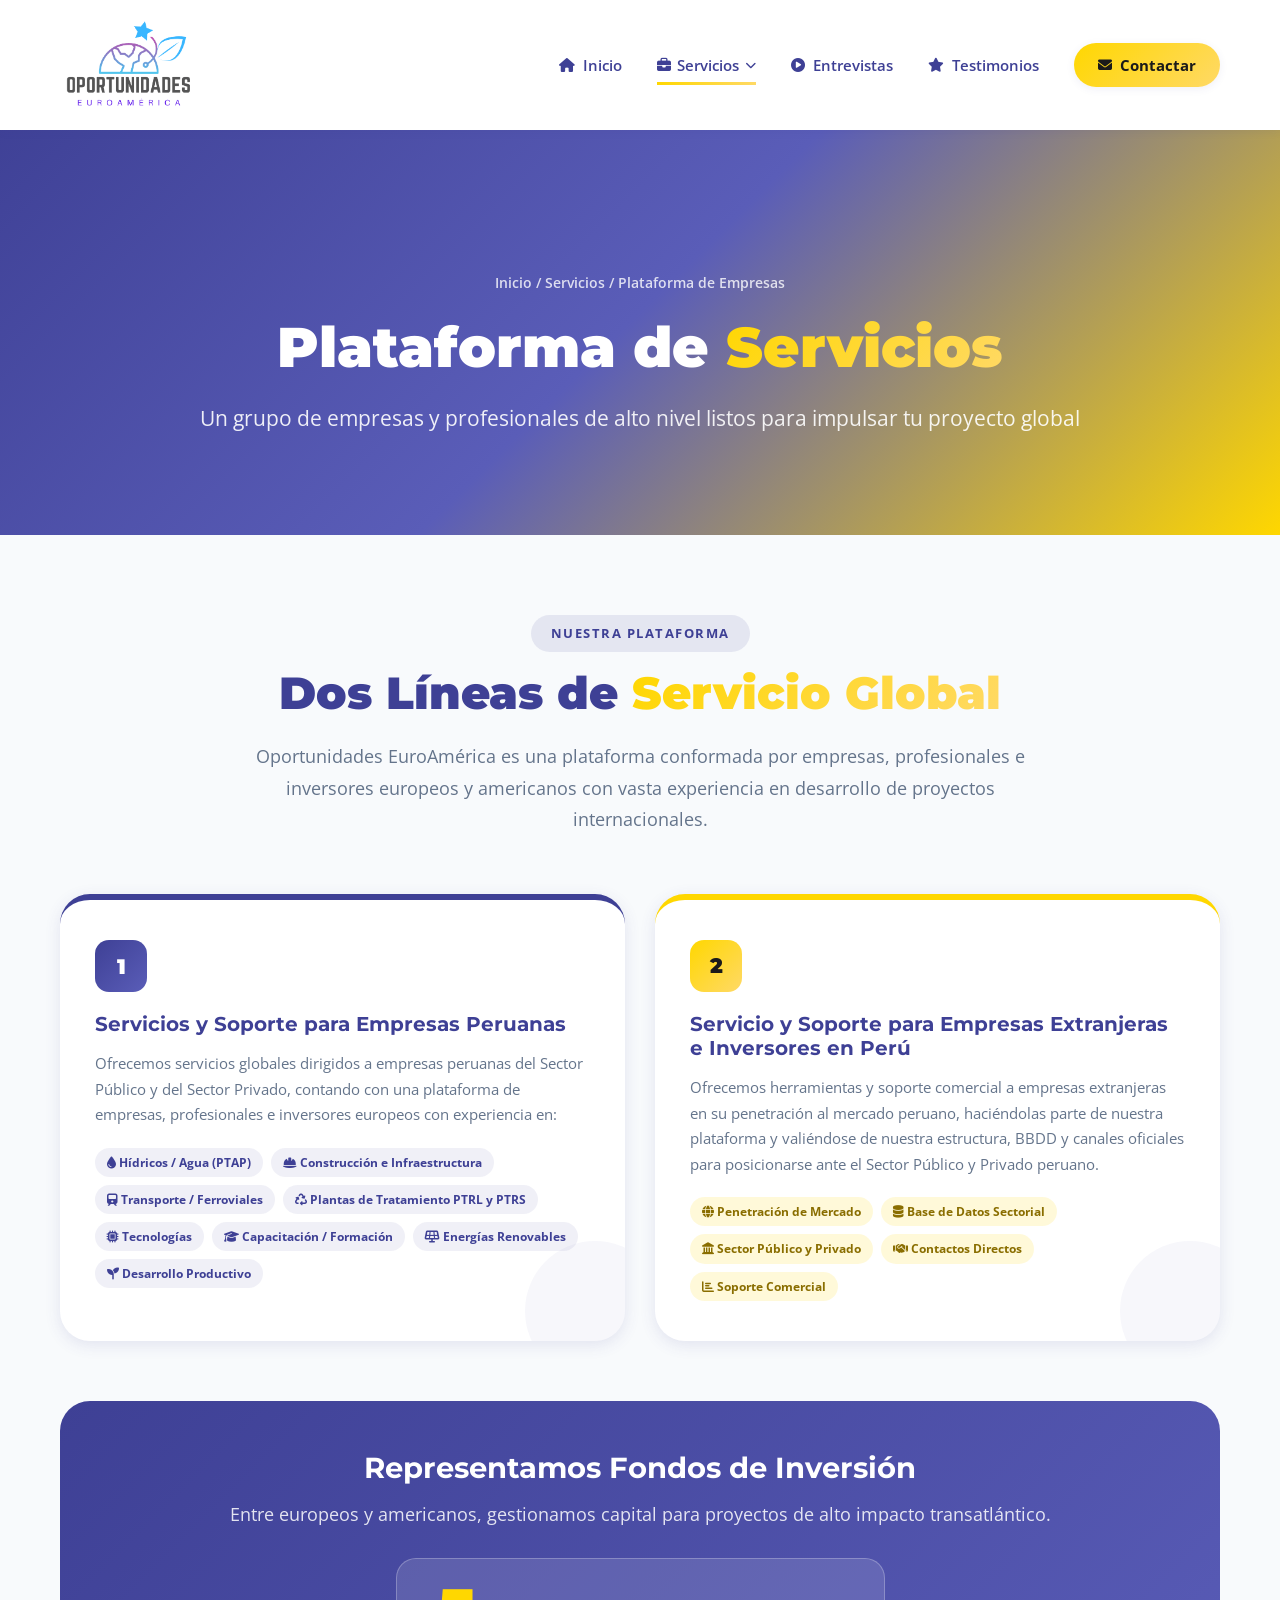
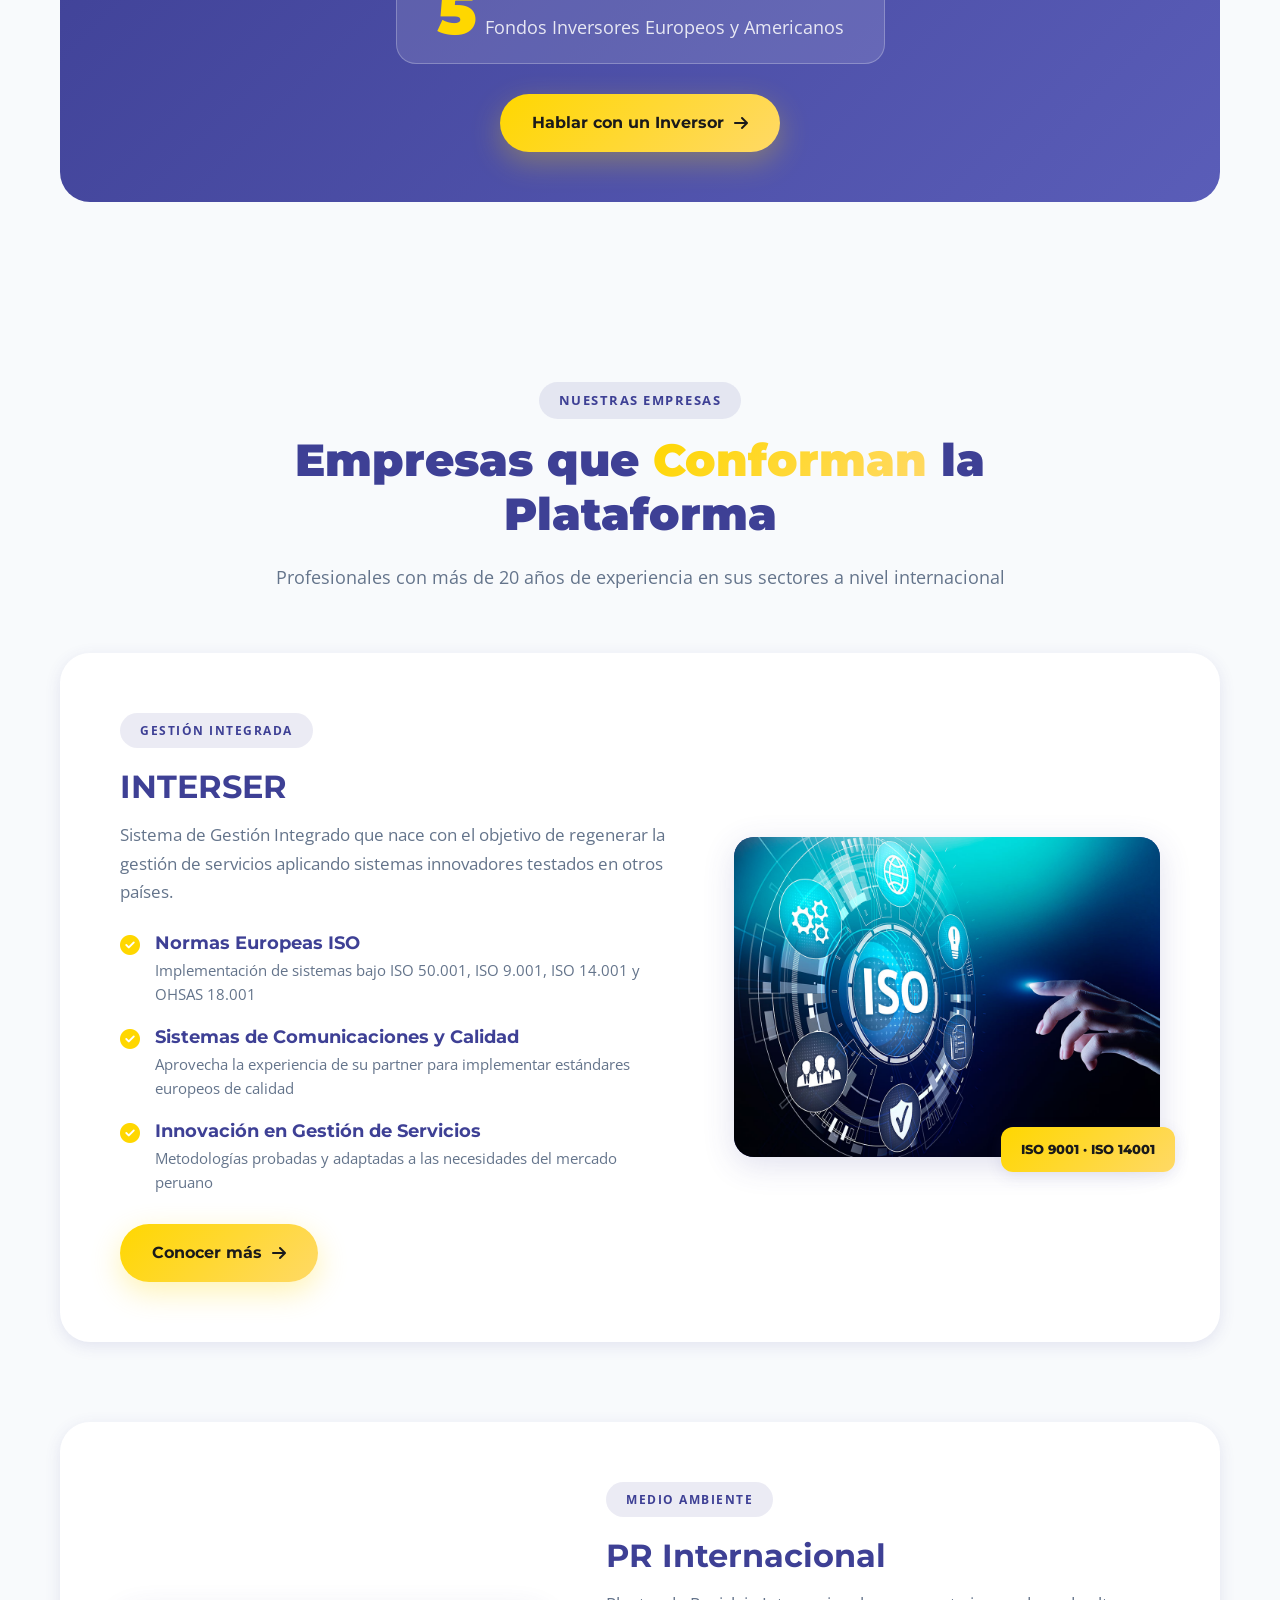
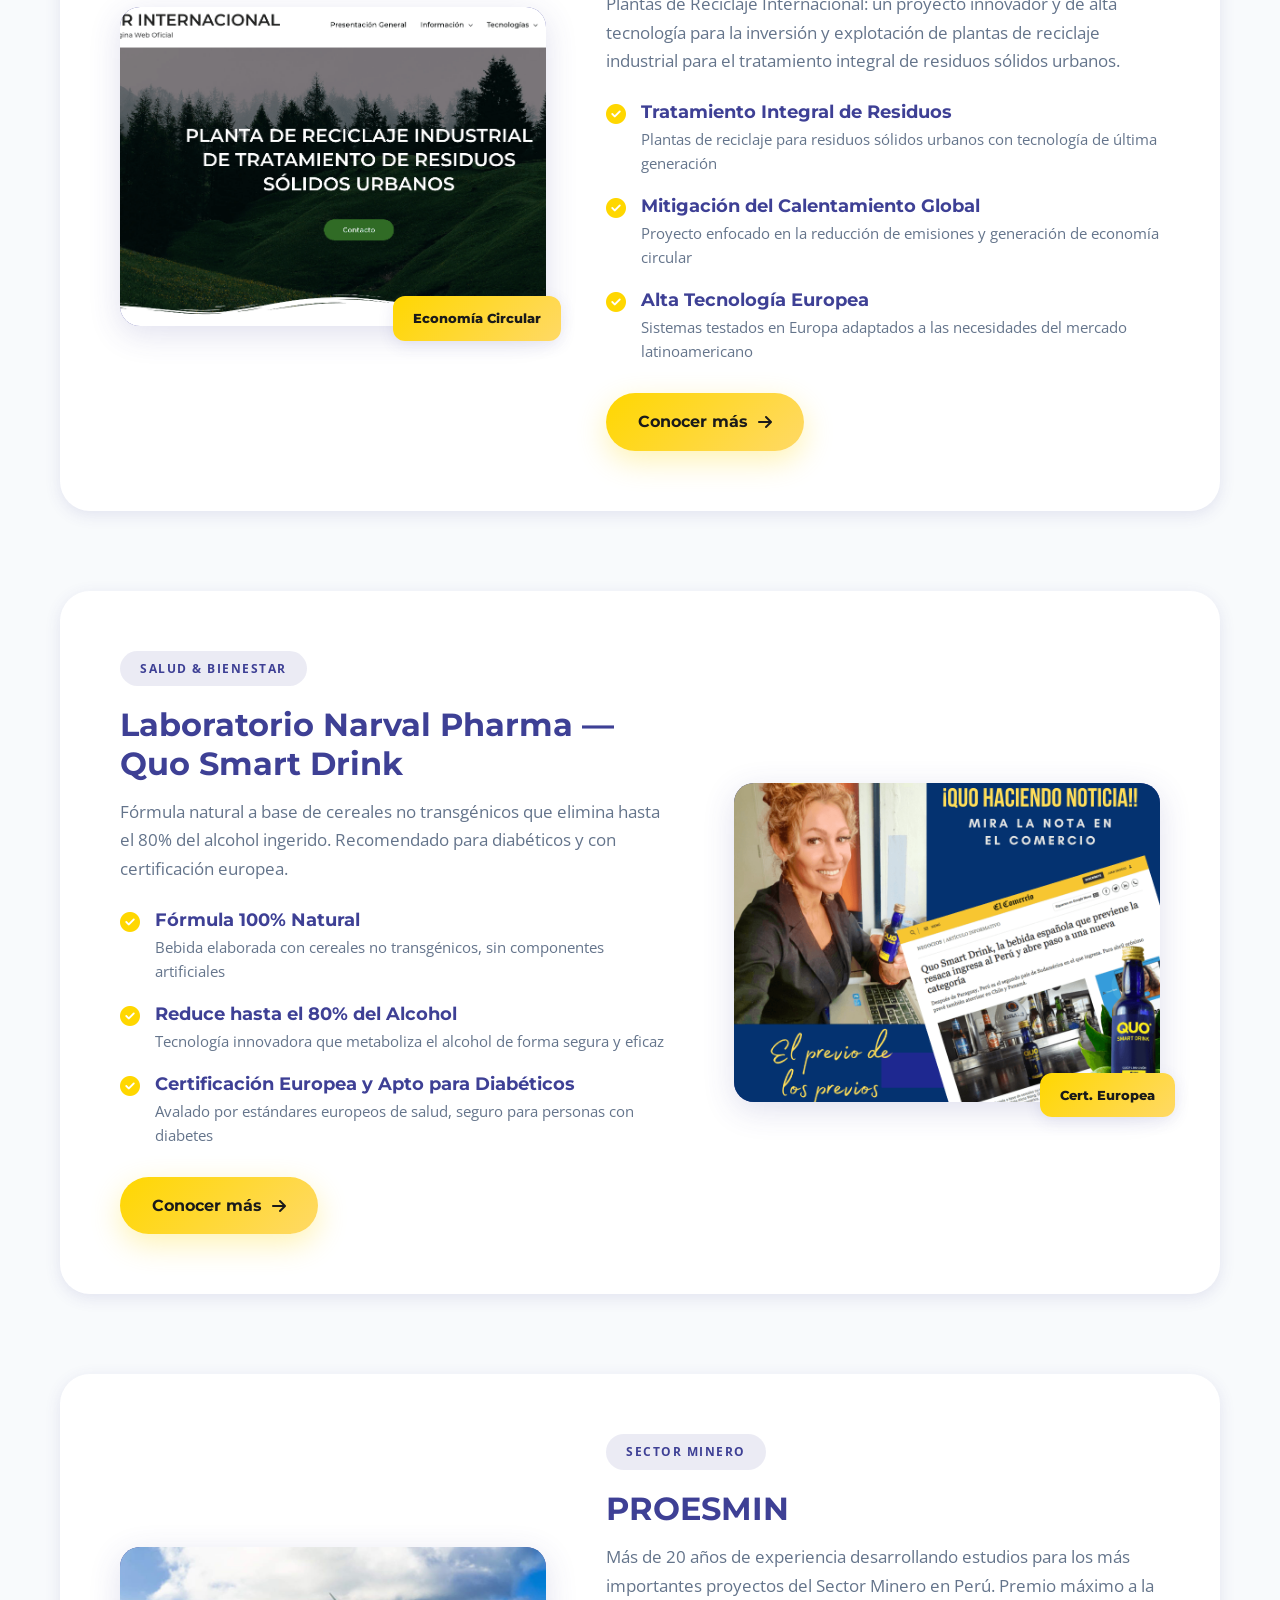
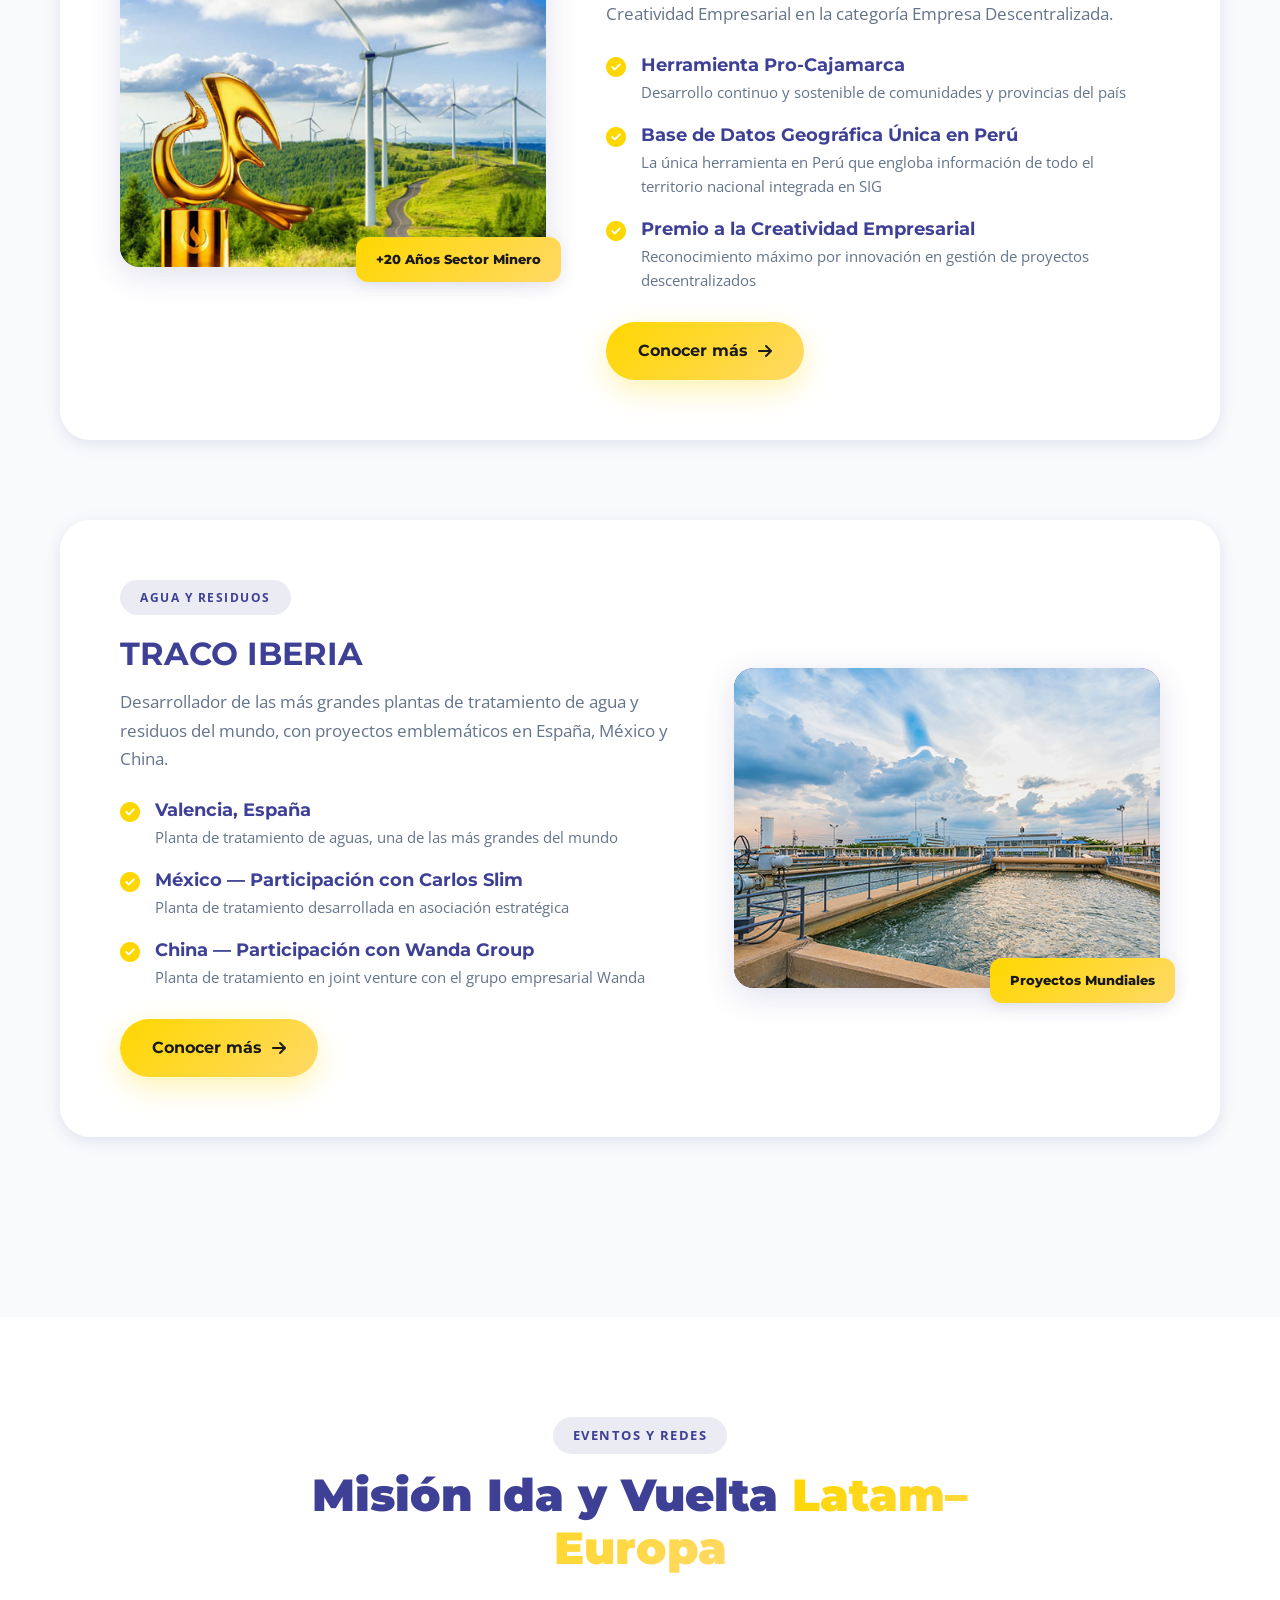
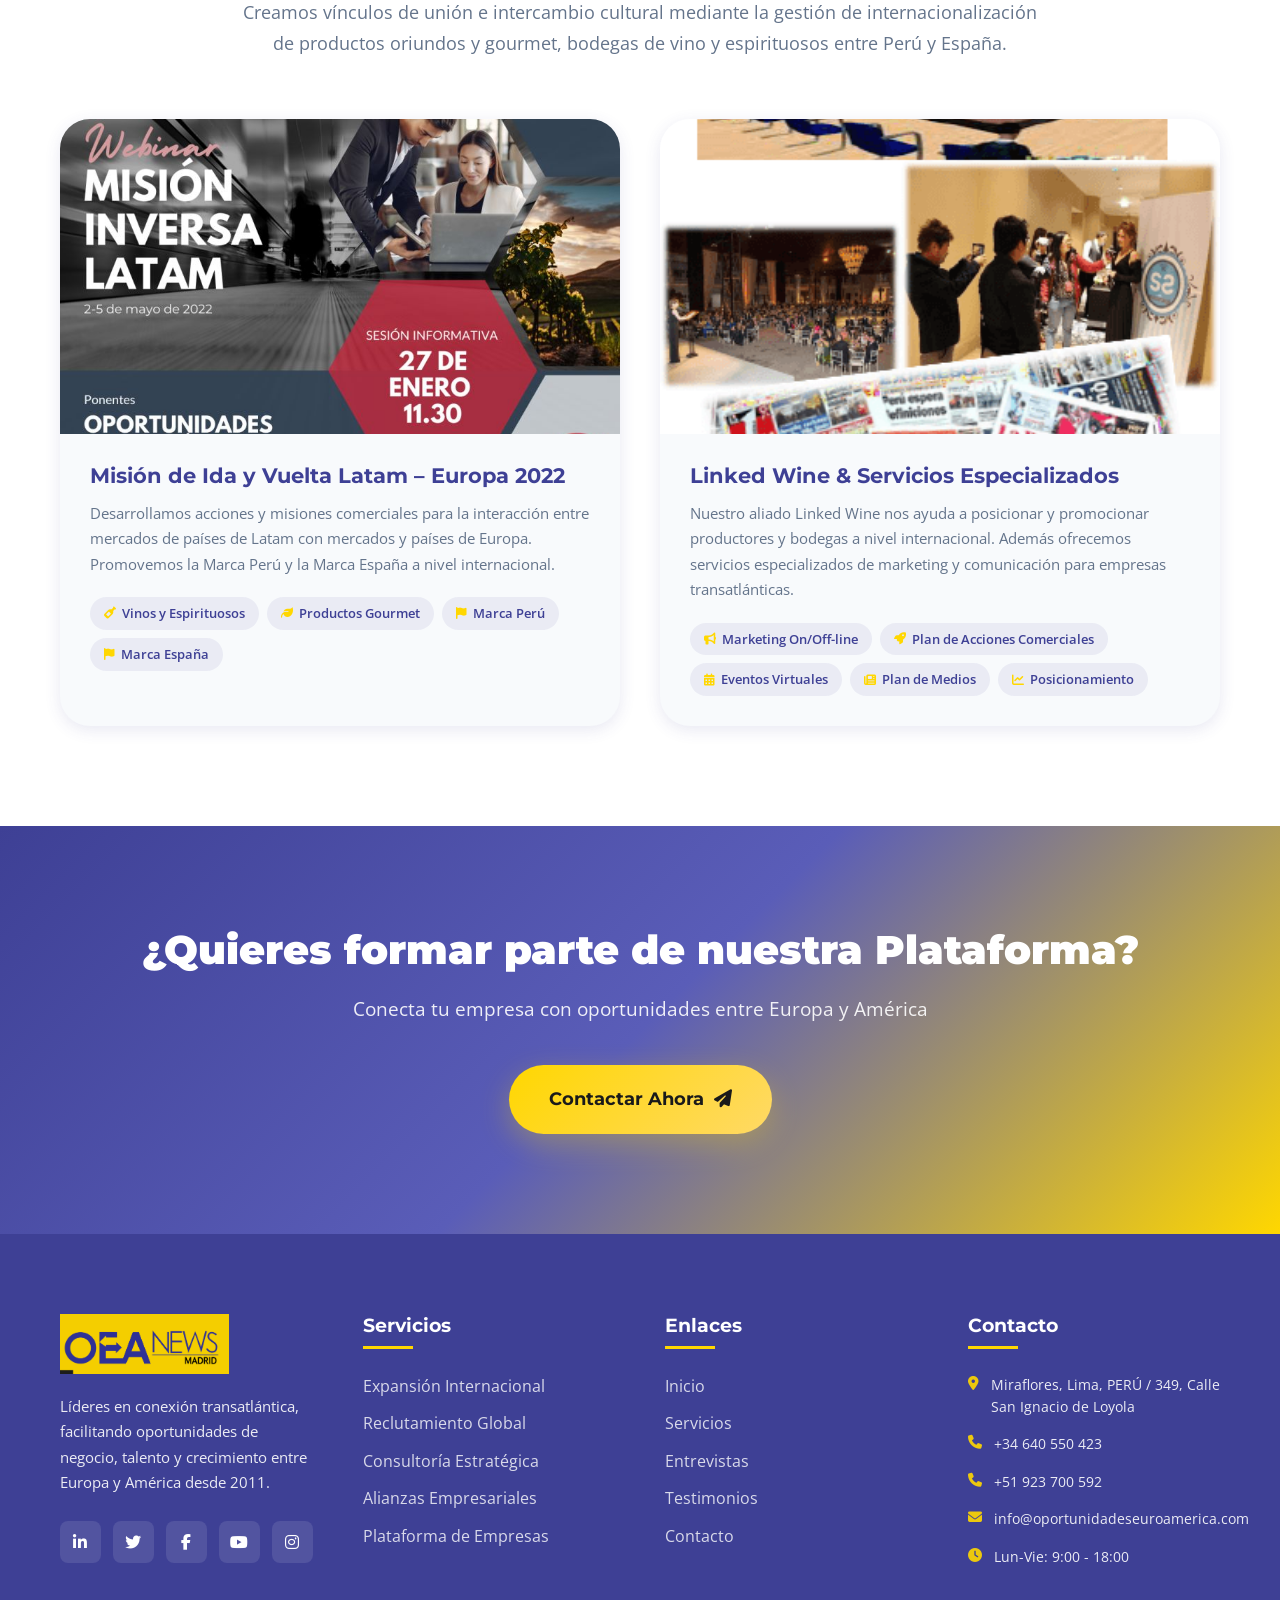
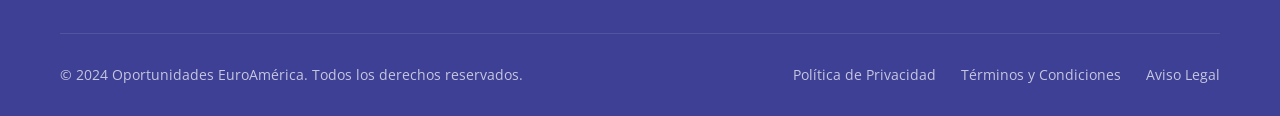
<file: empresas.html>
<!DOCTYPE html>
<html lang="es">
<head>
    <meta charset="UTF-8">
    <meta name="viewport" content="width=device-width, initial-scale=1.0">
    <title>Plataforma de Empresas | Oportunidades EuroAmérica</title>
    <meta name="description" content="Conoce la plataforma de empresas y profesionales de alto nivel que conforman Oportunidades EuroAmérica para servicios globales entre Europa y Perú.">
    <link rel="stylesheet" href="https://cdnjs.cloudflare.com/ajax/libs/font-awesome/6.4.0/css/all.min.css">
    <link href="https://fonts.googleapis.com/css2?family=Montserrat:wght@400;500;600;700;800;900&family=Open+Sans:wght@400;500;600;700&display=swap" rel="stylesheet">
    <link rel="stylesheet" href="https://unpkg.com/aos@2.3.1/dist/aos.css">
    <link rel="stylesheet" href="./css/style.css">

</head>
<body>

    <header id="header">
        <div class="container">
            <div class="header-content">
                <div class="logo-container">
                    <a href="index.html" class="logo">
                        <img src="img/Logo.png" alt="OEA News Madrid Logo" class="logo-img">
                    </a>
                </div>
                <button class="mobile-menu-btn" id="mobileMenuBtn" aria-label="Menú">
                    <i class="fas fa-bars"></i>
                </button>
                <nav id="mainNav">
                    <ul class="nav-menu">
                        <li><a href="index.html"><i class="fas fa-home"></i> Inicio</a></li>

                        <!-- SERVICIOS con dropdown -->
                        <li class="nav-item-dropdown" id="serviciosDropdown">
                            <a href="servicios.html" class="active">
                                <i class="fas fa-briefcase"></i> Servicios
                                <i class="fas fa-chevron-down dropdown-arrow"></i>
                            </a>
                            <div class="dropdown-menu">
                                <a href="servicios.html">
                                    <i class="fas fa-briefcase"></i> Todos los Servicios
                                </a>
                                <div class="dropdown-divider"></div>
                                <a href="empresas.html" class="active-submenu">
                                    <i class="fas fa-building"></i> Plataforma de Empresas
                                </a>
                                <a href="servicios.html#expansion">
                                    <i class="fas fa-globe-americas"></i> Expansión Internacional
                                </a>
                                <a href="servicios.html#reclutamiento">
                                    <i class="fas fa-user-tie"></i> Reclutamiento Global
                                </a>
                                <a href="servicios.html#consultoria">
                                    <i class="fas fa-chart-line"></i> Consultoría Estratégica
                                </a>
                                <a href="servicios.html#alianzas">
                                    <i class="fas fa-handshake"></i> Alianzas Empresariales
                                </a>
                            </div>
                        </li>

                        <li><a href="entrevistas.html"><i class="fas fa-play-circle"></i> Entrevistas</a></li>
                        <li><a href="testimonios.html"><i class="fas fa-star"></i> Testimonios</a></li>
                        <li><a href="contacto.html" class="nav-cta"><i class="fas fa-envelope"></i> Contactar</a></li>
                    </ul>
                </nav>
            </div>
        </div>
    </header>

    <!-- HERO -->
    <section class="hero-interno">
        <div class="container">
            <div class="hero-interno-content" data-aos="fade-up">
                <span class="breadcrumb">Inicio / Servicios / Plataforma de Empresas</span>
                <h1>Plataforma de <span class="highlight">Servicios</span></h1>
                <p>Un grupo de empresas y profesionales de alto nivel listos para impulsar tu proyecto global</p>
            </div>
        </div>
    </section>

    <!-- INTRO + 2 LÍNEAS -->
    <section style="padding: 80px 0; background: var(--color-fondo);">
        <div class="container">
            <div class="section-header" data-aos="fade-up">
                <span class="section-tag">NUESTRA PLATAFORMA</span>
                <h2 class="section-title">Dos Líneas de <span class="highlight">Servicio Global</span></h2>
                <p class="section-subtitle">Oportunidades EuroAmérica es una plataforma conformada por empresas, profesionales e inversores europeos y americanos con vasta experiencia en desarrollo de proyectos internacionales.</p>
            </div>

            <div class="lineas-banner">
                <!-- Línea 1 -->
                <div class="linea-card" data-aos="fade-up" data-aos-delay="100">
                    <div class="linea-numero">1</div>
                    <h3>Servicios y Soporte para Empresas Peruanas</h3>
                    <p>Ofrecemos servicios globales dirigidos a empresas peruanas del Sector Público y del Sector Privado, contando con una plataforma de empresas, profesionales e inversores europeos con experiencia en:</p>
                    <div class="linea-tags">
                        <span class="linea-tag"><i class="fas fa-tint"></i> Hídricos / Agua (PTAP)</span>
                        <span class="linea-tag"><i class="fas fa-hard-hat"></i> Construcción e Infraestructura</span>
                        <span class="linea-tag"><i class="fas fa-train"></i> Transporte / Ferroviales</span>
                        <span class="linea-tag"><i class="fas fa-recycle"></i> Plantas de Tratamiento PTRL y PTRS</span>
                        <span class="linea-tag"><i class="fas fa-microchip"></i> Tecnologías</span>
                        <span class="linea-tag"><i class="fas fa-graduation-cap"></i> Capacitación / Formación</span>
                        <span class="linea-tag"><i class="fas fa-solar-panel"></i> Energías Renovables</span>
                        <span class="linea-tag"><i class="fas fa-seedling"></i> Desarrollo Productivo</span>
                    </div>
                </div>

                <!-- Línea 2 -->
                <div class="linea-card" data-aos="fade-up" data-aos-delay="200">
                    <div class="linea-numero">2</div>
                    <h3>Servicio y Soporte para Empresas Extranjeras e Inversores en Perú</h3>
                    <p>Ofrecemos herramientas y soporte comercial a empresas extranjeras en su penetración al mercado peruano, haciéndolas parte de nuestra plataforma y valiéndose de nuestra estructura, BBDD y canales oficiales para posicionarse ante el Sector Público y Privado peruano.</p>
                    <div class="linea-tags">
                        <span class="linea-tag"><i class="fas fa-globe"></i> Penetración de Mercado</span>
                        <span class="linea-tag"><i class="fas fa-database"></i> Base de Datos Sectorial</span>
                        <span class="linea-tag"><i class="fas fa-landmark"></i> Sector Público y Privado</span>
                        <span class="linea-tag"><i class="fas fa-handshake"></i> Contactos Directos</span>
                        <span class="linea-tag"><i class="fas fa-chart-bar"></i> Soporte Comercial</span>
                    </div>
                </div>
            </div>

            <!-- Fondos inversores -->
            <div class="fondos-banner" data-aos="zoom-in">
                <h3>Representamos Fondos de Inversión</h3>
                <p>Entre europeos y americanos, gestionamos capital para proyectos de alto impacto transatlántico.</p>
                <div class="fondos-numero">
                    <span>5</span>
                    <span>Fondos Inversores Europeos y Americanos</span>
                </div>
                <br>
                <a href="contacto.html" class="btn btn-primary">
                    <span>Hablar con un Inversor</span>
                    <i class="fas fa-arrow-right"></i>
                </a>
            </div>
        </div>
    </section>

    <!-- EMPRESAS DE LA PLATAFORMA -->
    <section class="empresas-section">
        <div class="container">
            <div class="section-header" data-aos="fade-up">
                <span class="section-tag">NUESTRAS EMPRESAS</span>
                <h2 class="section-title">Empresas que <span class="highlight">Conforman</span> la Plataforma</h2>
                <p class="section-subtitle">Profesionales con más de 20 años de experiencia en sus sectores a nivel internacional</p>
            </div>

            <!-- INTERSER -->
            <div class="empresa-item" data-aos="fade-up">
                <div class="empresa-content">
                    <div class="empresa-text">
                        <span class="empresa-tag">GESTIÓN INTEGRADA</span>
                        <h2>INTERSER</h2>
                        <p class="empresa-intro">Sistema de Gestión Integrado que nace con el objetivo de regenerar la gestión de servicios aplicando sistemas innovadores testados en otros países.</p>
                        <div class="empresa-features">
                            <div class="feature">
                                <i class="fas fa-check-circle"></i>
                                <div>
                                    <h4>Normas Europeas ISO</h4>
                                    <p>Implementación de sistemas bajo ISO 50.001, ISO 9.001, ISO 14.001 y OHSAS 18.001</p>
                                </div>
                            </div>
                            <div class="feature">
                                <i class="fas fa-check-circle"></i>
                                <div>
                                    <h4>Sistemas de Comunicaciones y Calidad</h4>
                                    <p>Aprovecha la experiencia de su partner para implementar estándares europeos de calidad</p>
                                </div>
                            </div>
                            <div class="feature">
                                <i class="fas fa-check-circle"></i>
                                <div>
                                    <h4>Innovación en Gestión de Servicios</h4>
                                    <p>Metodologías probadas y adaptadas a las necesidades del mercado peruano</p>
                                </div>
                            </div>
                        </div>
                        <a href="contacto.html" class="btn btn-primary">Conocer más <i class="fas fa-arrow-right"></i></a>
                    </div>
                    <div class="empresa-visual">
                        <div class="empresa-img-wrap">
                           
                                <img src="img/interser.jpeg" alt="INTERSER">
                           
                            <div class="empresa-img-placeholder">
                                <i class="fas fa-cogs"></i>
                                <span>Imagen INTERSER</span>
                                <small style="opacity:0.6; font-size:12px;">img/interser.jpg</small>
                            </div>
                        </div>
                        <div class="empresa-img-badge">ISO 9001 · ISO 14001</div>
                    </div>
                </div>
            </div>

            <!-- PR INTERNACIONAL -->
            <div class="empresa-item empresa-reverse" data-aos="fade-up">
                <div class="empresa-content">
                    <div class="empresa-visual">
                        <div class="empresa-img-wrap">
                            
                                <img src="img/PRinternacional.png" alt="PR Internacional">
                           
                            <div class="empresa-img-placeholder">
                                <i class="fas fa-recycle"></i>
                                <span>Imagen PR Internacional</span>
                                <small style="opacity:0.6; font-size:12px;">img/pr-internacional.jpg</small>
                            </div>
                        </div>
                        <div class="empresa-img-badge">Economía Circular</div>
                    </div>
                    <div class="empresa-text">
                        <span class="empresa-tag">MEDIO AMBIENTE</span>
                        <h2>PR Internacional</h2>
                        <p class="empresa-intro">Plantas de Reciclaje Internacional: un proyecto innovador y de alta tecnología para la inversión y explotación de plantas de reciclaje industrial para el tratamiento integral de residuos sólidos urbanos.</p>
                        <div class="empresa-features">
                            <div class="feature">
                                <i class="fas fa-check-circle"></i>
                                <div>
                                    <h4>Tratamiento Integral de Residuos</h4>
                                    <p>Plantas de reciclaje para residuos sólidos urbanos con tecnología de última generación</p>
                                </div>
                            </div>
                            <div class="feature">
                                <i class="fas fa-check-circle"></i>
                                <div>
                                    <h4>Mitigación del Calentamiento Global</h4>
                                    <p>Proyecto enfocado en la reducción de emisiones y generación de economía circular</p>
                                </div>
                            </div>
                            <div class="feature">
                                <i class="fas fa-check-circle"></i>
                                <div>
                                    <h4>Alta Tecnología Europea</h4>
                                    <p>Sistemas testados en Europa adaptados a las necesidades del mercado latinoamericano</p>
                                </div>
                            </div>
                        </div>
                        <a href="contacto.html" class="btn btn-primary">Conocer más <i class="fas fa-arrow-right"></i></a>
                    </div>
                </div>
            </div>

            <!-- NARVAL PHARMA -->
            <div class="empresa-item" data-aos="fade-up">
                <div class="empresa-content">
                    <div class="empresa-text">
                        <span class="empresa-tag">SALUD & BIENESTAR</span>
                        <h2>Laboratorio Narval Pharma — Quo Smart Drink</h2>
                        <p class="empresa-intro">Fórmula natural a base de cereales no transgénicos que elimina hasta el 80% del alcohol ingerido. Recomendado para diabéticos y con certificación europea.</p>
                        <div class="empresa-features">
                            <div class="feature">
                                <i class="fas fa-check-circle"></i>
                                <div>
                                    <h4>Fórmula 100% Natural</h4>
                                    <p>Bebida elaborada con cereales no transgénicos, sin componentes artificiales</p>
                                </div>
                            </div>
                            <div class="feature">
                                <i class="fas fa-check-circle"></i>
                                <div>
                                    <h4>Reduce hasta el 80% del Alcohol</h4>
                                    <p>Tecnología innovadora que metaboliza el alcohol de forma segura y eficaz</p>
                                </div>
                            </div>
                            <div class="feature">
                                <i class="fas fa-check-circle"></i>
                                <div>
                                    <h4>Certificación Europea y Apto para Diabéticos</h4>
                                    <p>Avalado por estándares europeos de salud, seguro para personas con diabetes</p>
                                </div>
                            </div>
                        </div>
                        <a href="contacto.html" class="btn btn-primary">Conocer más <i class="fas fa-arrow-right"></i></a>
                    </div>
                    <div class="empresa-visual">
                        <div class="empresa-img-wrap">
                                <img src="img/QUODrink.png" alt="Narval Pharma">
                           
                            <div class="empresa-img-placeholder">
                                <i class="fas fa-flask"></i>
                                <span>Imagen Narval Pharma</span>
                                <small style="opacity:0.6; font-size:12px;">img/narval-pharma.jpg</small>
                            </div>
                        </div>
                        <div class="empresa-img-badge">Cert. Europea</div>
                    </div>
                </div>
            </div>

            <!-- PROESMIN -->
            <div class="empresa-item empresa-reverse" data-aos="fade-up">
                <div class="empresa-content">
                    <div class="empresa-visual">
                        <div class="empresa-img-wrap">
                                <img src="img/proesmin.jpg" alt="PROESMIN">
                     
                            <div class="empresa-img-placeholder">
                                <i class="fas fa-mountain"></i>
                                <span>Imagen PROESMIN</span>
                                <small style="opacity:0.6; font-size:12px;">img/proesmin.jpg</small>
                            </div>
                        </div>
                        <div class="empresa-img-badge">+20 Años Sector Minero</div>
                    </div>
                    <div class="empresa-text">
                        <span class="empresa-tag">SECTOR MINERO</span>
                        <h2>PROESMIN</h2>
                        <p class="empresa-intro">Más de 20 años de experiencia desarrollando estudios para los más importantes proyectos del Sector Minero en Perú. Premio máximo a la Creatividad Empresarial en la categoría Empresa Descentralizada.</p>
                        <div class="empresa-features">
                            <div class="feature">
                                <i class="fas fa-check-circle"></i>
                                <div>
                                    <h4>Herramienta Pro-Cajamarca</h4>
                                    <p>Desarrollo continuo y sostenible de comunidades y provincias del país</p>
                                </div>
                            </div>
                            <div class="feature">
                                <i class="fas fa-check-circle"></i>
                                <div>
                                    <h4>Base de Datos Geográfica Única en Perú</h4>
                                    <p>La única herramienta en Perú que engloba información de todo el territorio nacional integrada en SIG</p>
                                </div>
                            </div>
                            <div class="feature">
                                <i class="fas fa-check-circle"></i>
                                <div>
                                    <h4>Premio a la Creatividad Empresarial</h4>
                                    <p>Reconocimiento máximo por innovación en gestión de proyectos descentralizados</p>
                                </div>
                            </div>
                        </div>
                        <a href="contacto.html" class="btn btn-primary">Conocer más <i class="fas fa-arrow-right"></i></a>
                    </div>
                </div>
            </div>

            <!-- TRACO IBERIA -->
            <div class="empresa-item" data-aos="fade-up">
                <div class="empresa-content">
                    <div class="empresa-text">
                        <span class="empresa-tag">AGUA Y RESIDUOS</span>
                        <h2>TRACO IBERIA</h2>
                        <p class="empresa-intro">Desarrollador de las más grandes plantas de tratamiento de agua y residuos del mundo, con proyectos emblemáticos en España, México y China.</p>
                        <div class="empresa-features">
                            <div class="feature">
                                <i class="fas fa-check-circle"></i>
                                <div>
                                    <h4>Valencia, España</h4>
                                    <p>Planta de tratamiento de aguas, una de las más grandes del mundo</p>
                                </div>
                            </div>
                            <div class="feature">
                                <i class="fas fa-check-circle"></i>
                                <div>
                                    <h4>México — Participación con Carlos Slim</h4>
                                    <p>Planta de tratamiento desarrollada en asociación estratégica</p>
                                </div>
                            </div>
                            <div class="feature">
                                <i class="fas fa-check-circle"></i>
                                <div>
                                    <h4>China — Participación con Wanda Group</h4>
                                    <p>Planta de tratamiento en joint venture con el grupo empresarial Wanda</p>
                                </div>
                            </div>
                        </div>
                        <a href="contacto.html" class="btn btn-primary">Conocer más <i class="fas fa-arrow-right"></i></a>
                    </div>
                    <div class="empresa-visual">
                        <div class="empresa-img-wrap">
                                <img src="img/tracoIberia.jpeg" alt="TRACO IBERIA">
                      
                            <div class="empresa-img-placeholder">
                                <i class="fas fa-water"></i>
                                <span>Imagen TRACO IBERIA</span>
                                <small style="opacity:0.6; font-size:12px;">img/traco-iberia.jpg</small>
                            </div>
                        </div>
                        <div class="empresa-img-badge">Proyectos Mundiales</div>
                    </div>
                </div>
            </div>

        </div>
    </section>

    <!-- EVENTOS Y REDES DE NEGOCIO -->
    <section class="eventos-section">
        <div class="container">
            <div class="section-header" data-aos="fade-up">
                <span class="section-tag">EVENTOS Y REDES</span>
                <h2 class="section-title">Misión Ida y Vuelta <span class="highlight">Latam–Europa</span></h2>
                <p class="section-subtitle">Creamos vínculos de unión e intercambio cultural mediante la gestión de internacionalización de productos oriundos y gourmet, bodegas de vino y espirituosos entre Perú y España.</p>
            </div>

            <div class="eventos-grid">
                <!-- Evento 1 -->
                <div class="evento-card" data-aos="fade-up">
                    <div class="evento-img">
                    
                            <img src="img/mision ida y vuelta.jpeg" alt="Misión Latam Europa">
                     
                        <div class="evento-img-placeholder">
                            <i class="fas fa-globe-europe"></i>
                            <span>Misión Latam-Europa</span>
                            <small style="opacity:0.6; font-size:12px;">img/mision-latam.jpg</small>
                        </div>
                    </div>
                    <div class="evento-body">
                        <h3>Misión de Ida y Vuelta Latam – Europa 2022</h3>
                        <p>Desarrollamos acciones y misiones comerciales para la interacción entre mercados de países de Latam con mercados y países de Europa. Promovemos la Marca Perú y la Marca España a nivel internacional.</p>
                        <div class="servicios-lista">
                            <span class="servicio-pill"><i class="fas fa-wine-bottle"></i> Vinos y Espirituosos</span>
                            <span class="servicio-pill"><i class="fas fa-leaf"></i> Productos Gourmet</span>
                            <span class="servicio-pill"><i class="fas fa-flag"></i> Marca Perú</span>
                            <span class="servicio-pill"><i class="fas fa-flag"></i> Marca España</span>
                        </div>
                    </div>
                </div>

                <!-- Evento 2 — Linked Wine + Servicios -->
                <div class="evento-card" data-aos="fade-up" data-aos-delay="100">
                    <div class="evento-img">
                            <img src="img/serviciosespecializados.png" alt="Linked Wine">
                    
                        <div class="evento-img-placeholder">
                            <i class="fas fa-link"></i>
                            <span>Linked Wine & Servicios Especializados</span>
                            <small style="opacity:0.6; font-size:12px;">img/linked-wine.jpg</small>
                        </div>
                    </div>
                    <div class="evento-body">
                        <h3>Linked Wine & Servicios Especializados</h3>
                        <p>Nuestro aliado Linked Wine nos ayuda a posicionar y promocionar productores y bodegas a nivel internacional. Además ofrecemos servicios especializados de marketing y comunicación para empresas transatlánticas.</p>
                        <div class="servicios-lista">
                            <span class="servicio-pill"><i class="fas fa-bullhorn"></i> Marketing On/Off-line</span>
                            <span class="servicio-pill"><i class="fas fa-rocket"></i> Plan de Acciones Comerciales</span>
                            <span class="servicio-pill"><i class="fas fa-calendar-alt"></i> Eventos Virtuales</span>
                            <span class="servicio-pill"><i class="fas fa-newspaper"></i> Plan de Medios</span>
                            <span class="servicio-pill"><i class="fas fa-chart-line"></i> Posicionamiento</span>
                        </div>
                    </div>
                </div>
            </div>
        </div>
    </section>

    <!-- CTA -->
    <section class="cta-banner">
        <div class="container">
            <div class="cta-content" data-aos="zoom-in">
                <h2>¿Quieres formar parte de nuestra Plataforma?</h2>
                <p>Conecta tu empresa con oportunidades entre Europa y América</p>
                <a href="contacto.html" class="btn btn-primary btn-large">
                    <span>Contactar Ahora</span>
                    <i class="fas fa-paper-plane"></i>
                </a>
            </div>
        </div>
    </section>

    <!-- FOOTER -->
    <footer class="footer">
        <div class="container">
            <div class="footer-grid">
                <div class="footer-col">
                    <div class="footer-logo">
                        <img src="img/logooeanew.png" alt="OEA News Madrid Logo">
                    </div>
                    <p class="footer-desc">Líderes en conexión transatlántica, facilitando oportunidades de negocio, talento y crecimiento entre Europa y América desde 2011.</p>
                    <div class="footer-social">
                        <a href="#" aria-label="LinkedIn"><i class="fab fa-linkedin-in"></i></a>
                        <a href="#" aria-label="Twitter"><i class="fab fa-twitter"></i></a>
                        <a href="#" aria-label="Facebook"><i class="fab fa-facebook-f"></i></a>
                        <a href="#" aria-label="YouTube"><i class="fab fa-youtube"></i></a>
                        <a href="#" aria-label="Instagram"><i class="fab fa-instagram"></i></a>
                    </div>
                </div>
                <div class="footer-col">
                    <h4>Servicios</h4>
                    <ul class="footer-links">
                        <li><a href="servicios.html">Expansión Internacional</a></li>
                        <li><a href="servicios.html">Reclutamiento Global</a></li>
                        <li><a href="servicios.html">Consultoría Estratégica</a></li>
                        <li><a href="servicios.html">Alianzas Empresariales</a></li>
                        <li><a href="empresas.html">Plataforma de Empresas</a></li>
                    </ul>
                </div>
                <div class="footer-col">
                    <h4>Enlaces</h4>
                    <ul class="footer-links">
                        <li><a href="index.html">Inicio</a></li>
                        <li><a href="servicios.html">Servicios</a></li>
                        <li><a href="entrevistas.html">Entrevistas</a></li>
                        <li><a href="testimonios.html">Testimonios</a></li>
                        <li><a href="contacto.html">Contacto</a></li>
                    </ul>
                </div>
                <div class="footer-col">
                    <h4>Contacto</h4>
                    <div class="footer-contact">
                        <p><i class="fas fa-map-marker-alt"></i> Miraflores, Lima, PERÚ / 349, Calle San Ignacio de Loyola</p>
                        <p><i class="fas fa-phone"></i> +34 640 550 423</p>
                        <p><i class="fas fa-phone"></i> +51 923 700 592</p>
                        <p><i class="fas fa-envelope"></i> info@oportunidadeseuroamerica.com</p>
                        <p><i class="fas fa-clock"></i> Lun-Vie: 9:00 - 18:00</p>
                    </div>
                </div>
            </div>
            <div class="footer-bottom">
                <p>&copy; 2024 Oportunidades EuroAmérica. Todos los derechos reservados.</p>
                <div class="footer-legal">
                    <a href="#">Política de Privacidad</a>
                    <a href="#">Términos y Condiciones</a>
                    <a href="#">Aviso Legal</a>
                </div>
            </div>
        </div>
    </footer>

    <script src="https://unpkg.com/aos@2.3.1/dist/aos.js"></script>
    <script src="script.js"></script>
    <script>
        // Toggle dropdown en móvil
        const dropdown = document.getElementById('serviciosDropdown');
        if (dropdown) {
            dropdown.querySelector('> a').addEventListener('click', function(e) {
                if (window.innerWidth <= 768) {
                    e.preventDefault();
                    dropdown.classList.toggle('open');
                }
            });
        }
    </script>
</body>
</html>
</file>
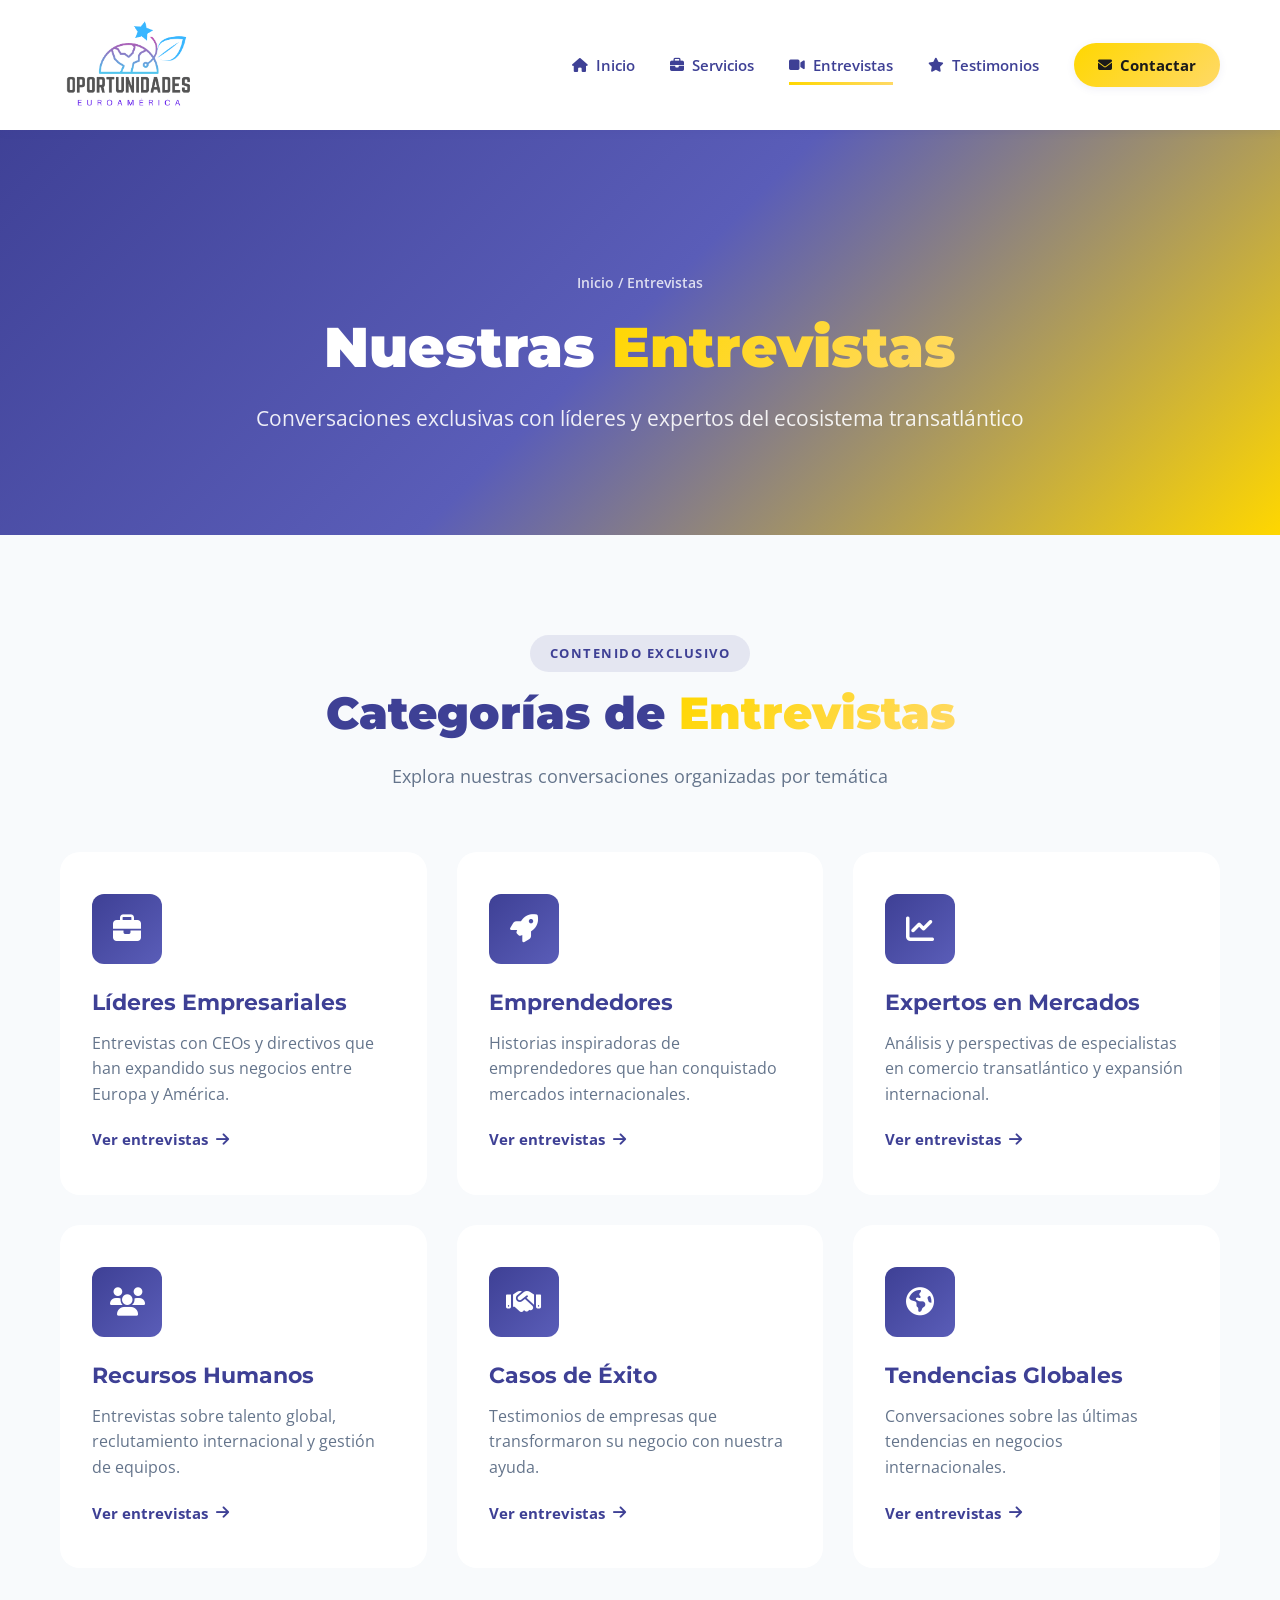
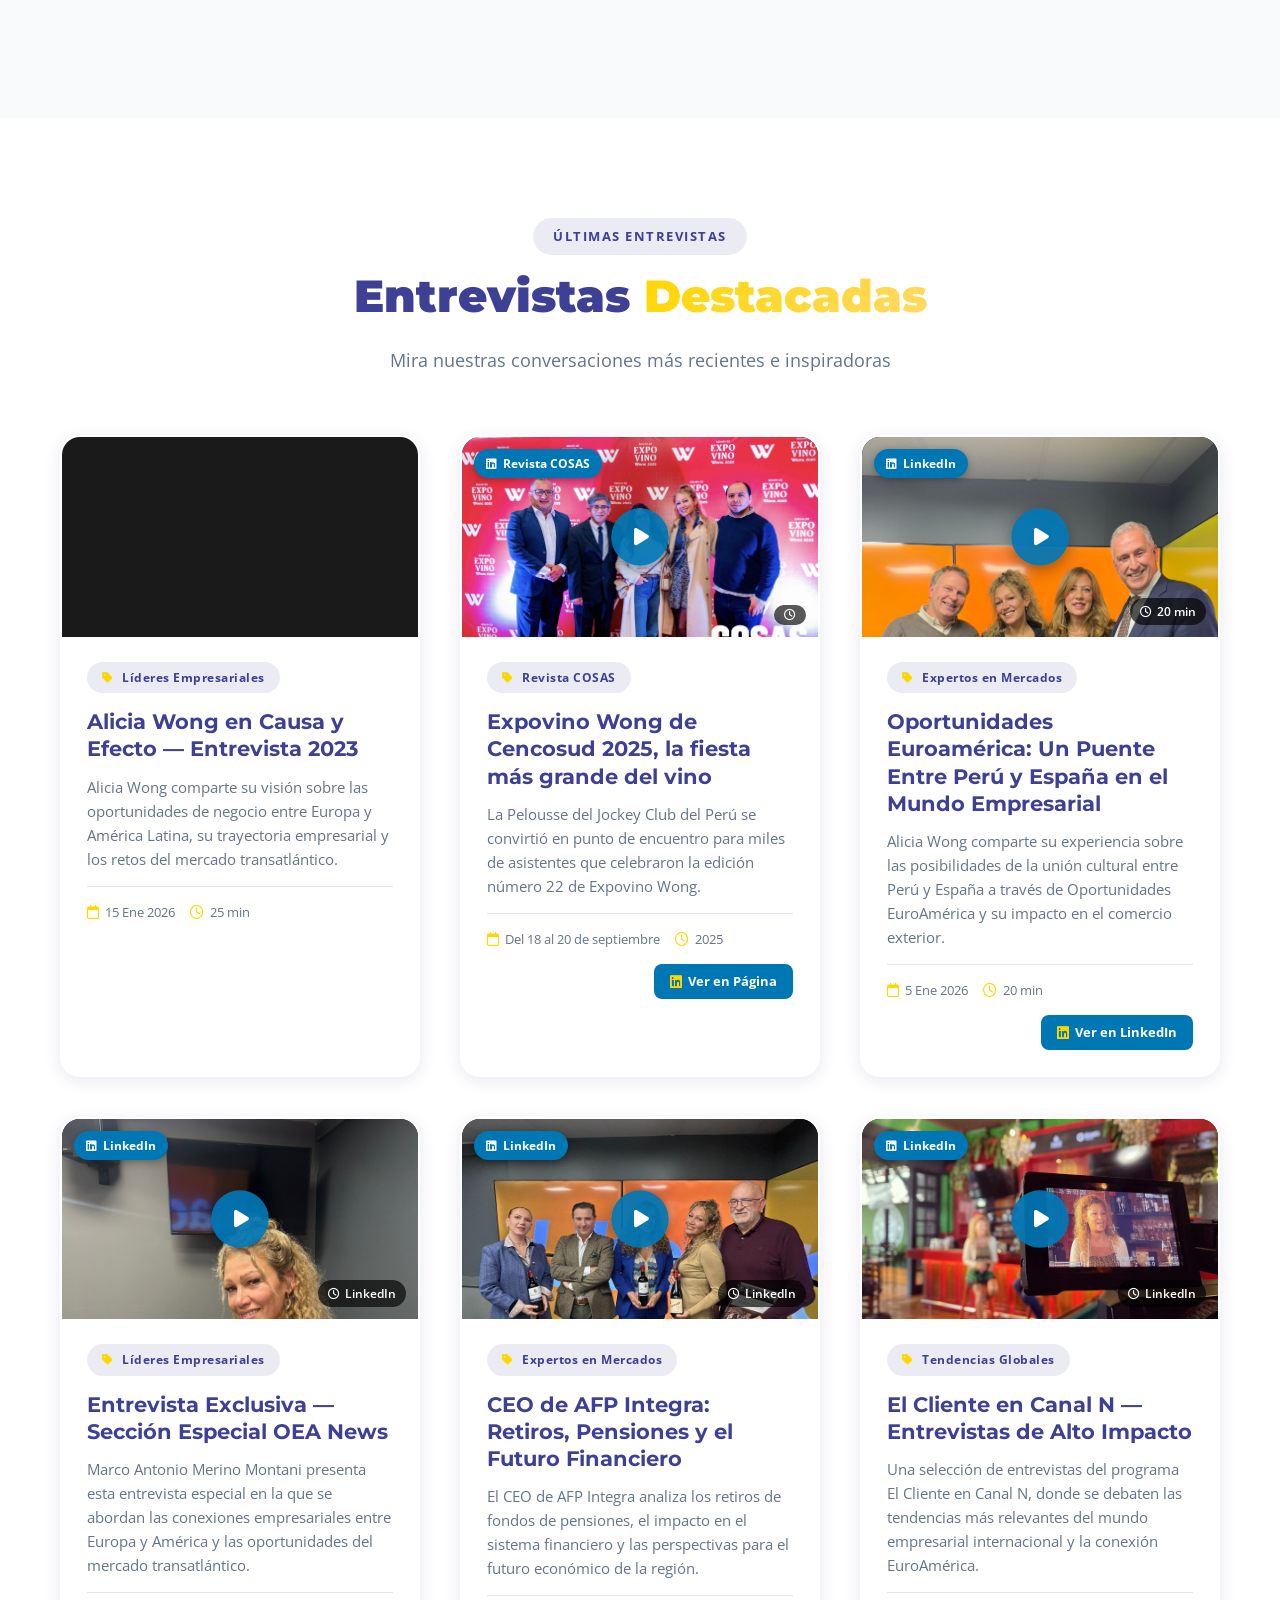
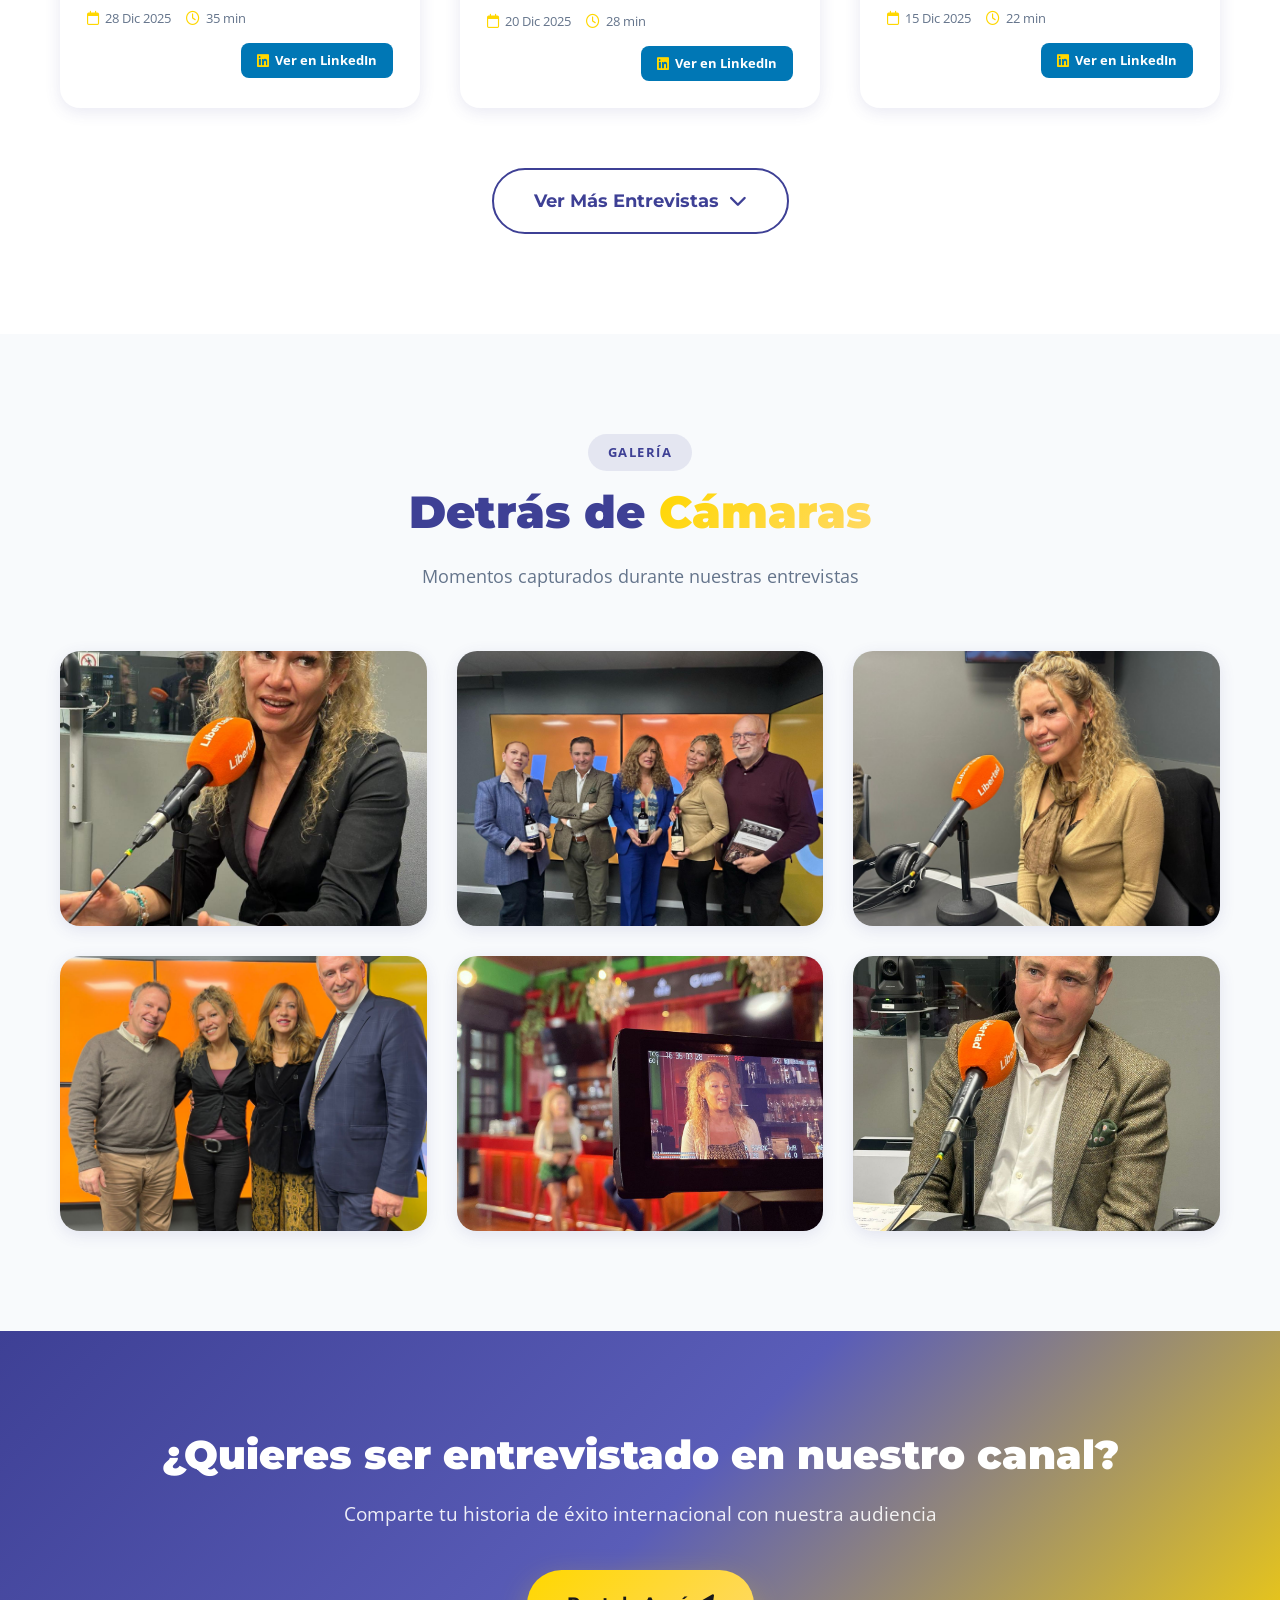
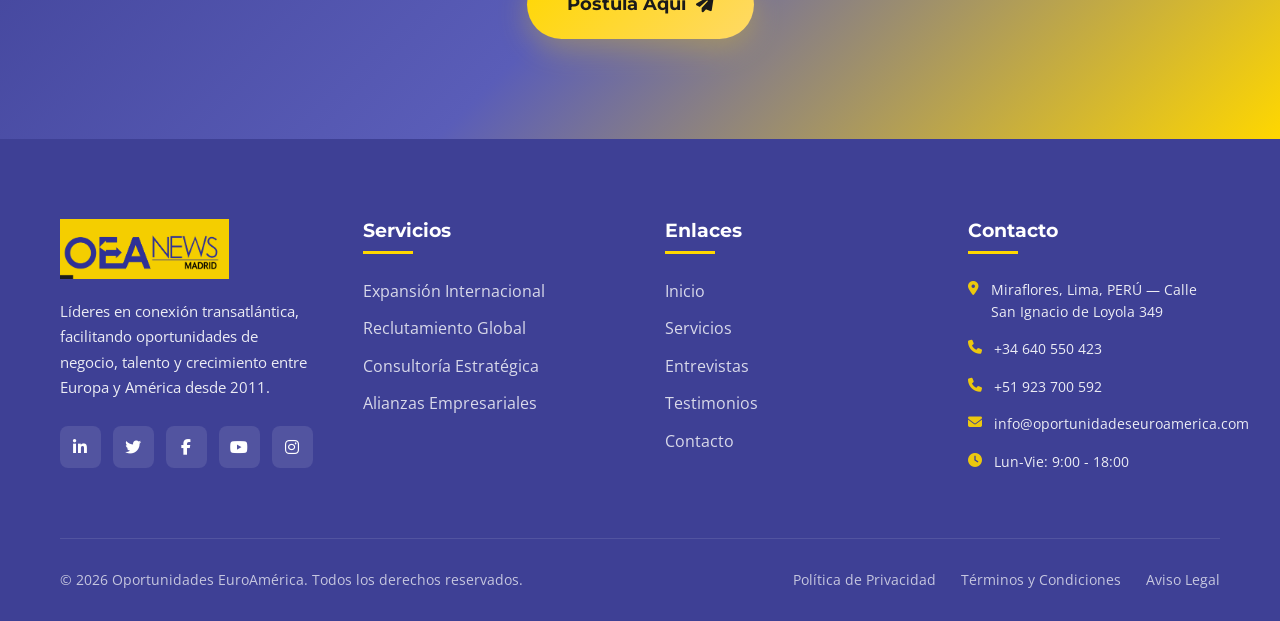
<file: entrevistas.html>
<!DOCTYPE html>
<html lang="es">
<head>
    <meta charset="UTF-8">
    <meta name="viewport" content="width=device-width, initial-scale=1.0">
    <title>Entrevistas con Líderes Empresariales Europa y América | OEA News Madrid</title>
    <meta name="description" content="Entrevistas exclusivas con líderes empresariales, emprendedores y expertos en negocios entre Europa y América Latina. Canal N, Radio Libertad, LinkedIn y más.">
    <meta name="keywords" content="entrevistas líderes empresariales, OEA News entrevistas, negocios Europa América Latina, Canal N entrevistas, conexión empresarial transatlántica">
    <meta name="author" content="Oportunidades EuroAmérica">
    <meta name="robots" content="index, follow">
    <link rel="canonical" href="https://www.oportunidadeseuroamerica.com/entrevistas.html">
    <meta property="og:type" content="website">
    <meta property="og:title" content="Entrevistas con Líderes Empresariales | OEA News Madrid">
    <meta property="og:description" content="Conversaciones exclusivas con líderes y expertos del ecosistema empresarial transatlántico entre Europa y América Latina.">
    <meta property="og:url" content="https://www.oportunidadeseuroamerica.com/entrevistas.html">
    <meta property="og:image" content="https://www.oportunidadeseuroamerica.com/img/entrevista1.jpeg">
    <meta property="og:locale" content="es_ES">
    <meta property="og:site_name" content="Oportunidades EuroAmérica">
    <meta name="twitter:card" content="summary_large_image">
    <meta name="twitter:title" content="Entrevistas | OEA News Madrid">
    <meta name="twitter:description" content="Conversaciones exclusivas con líderes y expertos del ecosistema empresarial transatlántico.">
    <meta name="twitter:image" content="https://www.oportunidadeseuroamerica.com/img/entrevista1.jpeg">
    <script type="application/ld+json">
    {
      "@context": "https://schema.org",
      "@type": "VideoGallery",
      "name": "Entrevistas OEA News Madrid",
      "description": "Entrevistas exclusivas con líderes empresariales entre Europa y América Latina",
      "url": "https://www.oportunidadeseuroamerica.com/entrevistas.html",
      "provider": {"@type": "Organization", "name": "Oportunidades EuroAmérica"}
    }
    </script>
    <link rel="stylesheet" href="https://cdnjs.cloudflare.com/ajax/libs/font-awesome/6.4.0/css/all.min.css">
    <link href="https://fonts.googleapis.com/css2?family=Montserrat:wght@400;500;600;700;800;900&family=Open+Sans:wght@400;500;600;700&display=swap" rel="stylesheet">
    <link rel="stylesheet" href="https://unpkg.com/aos@2.3.1/dist/aos.css">
    <link rel="stylesheet" href="./css/style.css">
</head>
<body>
    <header id="header">
        <div class="container">
            <div class="header-content">
                <div class="logo-container">
                    <a href="index.html" class="logo"><img src="img/Logo.png" alt="OEA News Madrid Logo" class="logo-img"></a>
                </div>
                <button class="mobile-menu-btn" id="mobileMenuBtn"><i class="fas fa-bars"></i></button>
                <nav id="mainNav">
                    <ul class="nav-menu">
                        <li><a href="index.html"><i class="fas fa-home"></i> Inicio</a></li>
                        <li><a href="servicios.html"><i class="fas fa-briefcase"></i> Servicios</a></li>
                        <li><a href="entrevistas.html" class="active"><i class="fas fa-video"></i> Entrevistas</a></li>
                        <li><a href="testimonios.html"><i class="fas fa-star"></i> Testimonios</a></li>
                        <li><a href="contacto.html" class="nav-cta"><i class="fas fa-envelope"></i> Contactar</a></li>
                    </ul>
                </nav>
            </div>
        </div>
    </header>

    <section class="hero-internal">
        <div class="container">
            <div class="hero-internal-content" data-aos="fade-up">
                <span class="breadcrumb">Inicio / Entrevistas</span>
                <h1>Nuestras <span class="highlight">Entrevistas</span></h1>
                <p>Conversaciones exclusivas con líderes y expertos del ecosistema transatlántico</p>
            </div>
        </div>
    </section>

    <section class="services-section">
        <div class="container">
            <div class="section-header" data-aos="fade-up">
                <span class="section-tag">CONTENIDO EXCLUSIVO</span>
                <h2 class="section-title">Categorías de <span class="highlight">Entrevistas</span></h2>
                <p class="section-subtitle">Explora nuestras conversaciones organizadas por temática</p>
            </div>
            <div class="services-grid">
                <div class="service-card" data-aos="fade-up"><div class="service-icon"><i class="fas fa-briefcase"></i></div><h3>Líderes Empresariales</h3><p>Entrevistas con CEOs y directivos que han expandido sus negocios entre Europa y América.</p><a href="#lideres" class="service-link">Ver entrevistas <i class="fas fa-arrow-right"></i></a></div>
                <div class="service-card" data-aos="fade-up" data-aos-delay="100"><div class="service-icon"><i class="fas fa-rocket"></i></div><h3>Emprendedores</h3><p>Historias inspiradoras de emprendedores que han conquistado mercados internacionales.</p><a href="#emprendedores" class="service-link">Ver entrevistas <i class="fas fa-arrow-right"></i></a></div>
                <div class="service-card" data-aos="fade-up" data-aos-delay="200"><div class="service-icon"><i class="fas fa-chart-line"></i></div><h3>Expertos en Mercados</h3><p>Análisis y perspectivas de especialistas en comercio transatlántico y expansión internacional.</p><a href="#expertos" class="service-link">Ver entrevistas <i class="fas fa-arrow-right"></i></a></div>
                <div class="service-card" data-aos="fade-up" data-aos-delay="300"><div class="service-icon"><i class="fas fa-users"></i></div><h3>Recursos Humanos</h3><p>Entrevistas sobre talento global, reclutamiento internacional y gestión de equipos.</p><a href="#rrhh" class="service-link">Ver entrevistas <i class="fas fa-arrow-right"></i></a></div>
                <div class="service-card" data-aos="fade-up" data-aos-delay="400"><div class="service-icon"><i class="fas fa-handshake"></i></div><h3>Casos de Éxito</h3><p>Testimonios de empresas que transformaron su negocio con nuestra ayuda.</p><a href="#casos-exito" class="service-link">Ver entrevistas <i class="fas fa-arrow-right"></i></a></div>
                <div class="service-card" data-aos="fade-up" data-aos-delay="500"><div class="service-icon"><i class="fas fa-globe-americas"></i></div><h3>Tendencias Globales</h3><p>Conversaciones sobre las últimas tendencias en negocios internacionales.</p><a href="#tendencias" class="service-link">Ver entrevistas <i class="fas fa-arrow-right"></i></a></div>
            </div>
        </div>
    </section>

    <section class="interviews-section" id="lideres">
        <div class="container">
            <div class="section-header" data-aos="fade-up">
                <span class="section-tag">ÚLTIMAS ENTREVISTAS</span>
                <h2 class="section-title">Entrevistas <span class="highlight">Destacadas</span></h2>
                <p class="section-subtitle">Mira nuestras conversaciones más recientes e inspiradoras</p>
            </div>
            <div class="interviews-grid">

                <div class="interview-card" data-aos="fade-up">
                    <div class="video-container">
                        <iframe src="https://www.youtube.com/embed/LiDdqcfDP3M" title="Alicia Wong en Causa y Efecto 2023" frameborder="0" allow="accelerometer; autoplay; clipboard-write; encrypted-media; gyroscope; picture-in-picture" allowfullscreen></iframe>
                    </div>
                    <div class="interview-info">
                        <span class="interview-category"><i class="fas fa-tag"></i> Líderes Empresariales</span>
                        <h3>Alicia Wong en Causa y Efecto — Entrevista 2023</h3>
                        <p>Alicia Wong comparte su visión sobre las oportunidades de negocio entre Europa y América Latina, su trayectoria empresarial y los retos del mercado transatlántico.</p>
                        <div class="interview-meta">
                            <span><i class="far fa-calendar"></i> 15 Ene 2026</span>
                            <span><i class="far fa-clock"></i> 25 min</span>
                        </div>
                    </div>
                </div>

                <div class="interview-card" data-aos="fade-up">
                    <div class="video-container" onclick="window.open('https://cosas.pe/lifestyle/352630/expovino-wong-de-cencosud-2025-la-fiesta-mas-grande-del-vino/')">
                        <img src="img/ExpoVino.jpeg" alt="Expovino Wong Cencosud 2025 — Revista Cosas" class="thumb-img" onerror="this.src='img/entrevista1.jpeg';">
                        <div class="thumb-overlay"></div>
                        <div class="thumb-platform-badge linkedin"><i class="fab fa-linkedin"></i><span>Revista COSAS</span></div>
                        <div class="thumb-play-btn linkedin"><i class="fas fa-play"></i></div>
                        <div class="thumb-duration"><i class="far fa-clock"></i></div>
                    </div>
                    <div class="interview-info">
                        <span class="interview-category"><i class="fas fa-tag"></i> Revista COSAS</span>
                        <h3>Expovino Wong de Cencosud 2025, la fiesta más grande del vino</h3>
                        <p>La Pelousse del Jockey Club del Perú se convirtió en punto de encuentro para miles de asistentes que celebraron la edición número 22 de Expovino Wong.</p>
                        <div class="interview-meta">
                            <span><i class="far fa-calendar"></i> Del 18 al 20 de septiembre</span>
                            <span><i class="far fa-clock"></i> 2025</span>
                            <a href="https://cosas.pe/lifestyle/352630/expovino-wong-de-cencosud-2025-la-fiesta-mas-grande-del-vino/" target="_blank" rel="noopener noreferrer" class="watch-external-btn linkedin"><i class="fab fa-linkedin"></i> Ver en Página</a>
                        </div>
                    </div>
                </div>

                <div class="interview-card" data-aos="fade-up" data-aos-delay="200">
                    <div class="video-container" onclick="window.open('https://www.linkedin.com/posts/elclientetv_elcliente-canaln-entrevistas-ugcPost-7308499276282687488-PJaF/', '_blank')">
                        <img src="img/entrevista1.jpeg" alt="Oportunidades EuroAmérica — El Cliente Canal N" class="thumb-img" onerror="this.src='img/entrevista2.jpeg';">
                        <div class="thumb-overlay"></div>
                        <div class="thumb-platform-badge linkedin"><i class="fab fa-linkedin"></i><span>LinkedIn</span></div>
                        <div class="thumb-play-btn linkedin"><i class="fas fa-play"></i></div>
                        <div class="thumb-duration"><i class="far fa-clock"></i> 20 min</div>
                    </div>
                    <div class="interview-info">
                        <span class="interview-category"><i class="fas fa-tag"></i> Expertos en Mercados</span>
                        <h3>Oportunidades Euroamérica: Un Puente Entre Perú y España en el Mundo Empresarial</h3>
                        <p>Alicia Wong comparte su experiencia sobre las posibilidades de la unión cultural entre Perú y España a través de Oportunidades EuroAmérica y su impacto en el comercio exterior.</p>
                        <div class="interview-meta">
                            <span><i class="far fa-calendar"></i> 5 Ene 2026</span>
                            <span><i class="far fa-clock"></i> 20 min</span>
                            <a href="https://www.linkedin.com/posts/elclientetv_elcliente-canaln-entrevistas-ugcPost-7308499276282687488-PJaF/" target="_blank" rel="noopener noreferrer" class="watch-external-btn linkedin"><i class="fab fa-linkedin"></i> Ver en LinkedIn</a>
                        </div>
                    </div>
                </div>

                <div class="interview-card" data-aos="fade-up">
                    <div class="video-container" onclick="window.open('https://www.linkedin.com/posts/marco-antonio-merino-montani-3258851b_un-placer-haber-tenido-en-nuestra-secci%C3%B3n-ugcPost-7306746093944406017-yTA_/', '_blank')">
                        <img src="img/entrevista2.jpeg" alt="Entrevista Marco Antonio Merino — OEA News" class="thumb-img" onerror="this.src='img/entrevista1.jpeg';">
                        <div class="thumb-overlay"></div>
                        <div class="thumb-platform-badge linkedin"><i class="fab fa-linkedin"></i><span>LinkedIn</span></div>
                        <div class="thumb-play-btn linkedin"><i class="fas fa-play"></i></div>
                        <div class="thumb-duration"><i class="far fa-clock"></i> LinkedIn</div>
                    </div>
                    <div class="interview-info">
                        <span class="interview-category"><i class="fas fa-tag"></i> Líderes Empresariales</span>
                        <h3>Entrevista Exclusiva — Sección Especial OEA News</h3>
                        <p>Marco Antonio Merino Montani presenta esta entrevista especial en la que se abordan las conexiones empresariales entre Europa y América y las oportunidades del mercado transatlántico.</p>
                        <div class="interview-meta">
                            <span><i class="far fa-calendar"></i> 28 Dic 2025</span>
                            <span><i class="far fa-clock"></i> 35 min</span>
                            <a href="https://www.linkedin.com/posts/marco-antonio-merino-montani-3258851b_un-placer-haber-tenido-en-nuestra-secci%C3%B3n-ugcPost-7306746093944406017-yTA_/" target="_blank" rel="noopener noreferrer" class="watch-external-btn linkedin"><i class="fab fa-linkedin"></i> Ver en LinkedIn</a>
                        </div>
                    </div>
                </div>

                <div class="interview-card" data-aos="fade-up" data-aos-delay="100">
                    <div class="video-container" onclick="window.open('https://www.linkedin.com/posts/elclientetv_ceo-de-afp-integra-se-han-retirado-m%C3%A1s-activity-7306045491950080001-E8NH/', '_blank')">
                        <img src="img/entrevista3.jpeg" alt="CEO AFP Integra — El Cliente TV" class="thumb-img" onerror="this.src='img/entrevista1.jpeg';">
                        <div class="thumb-overlay"></div>
                        <div class="thumb-platform-badge linkedin"><i class="fab fa-linkedin"></i><span>LinkedIn</span></div>
                        <div class="thumb-play-btn linkedin"><i class="fas fa-play"></i></div>
                        <div class="thumb-duration"><i class="far fa-clock"></i> LinkedIn</div>
                    </div>
                    <div class="interview-info">
                        <span class="interview-category"><i class="fas fa-tag"></i> Expertos en Mercados</span>
                        <h3>CEO de AFP Integra: Retiros, Pensiones y el Futuro Financiero</h3>
                        <p>El CEO de AFP Integra analiza los retiros de fondos de pensiones, el impacto en el sistema financiero y las perspectivas para el futuro económico de la región.</p>
                        <div class="interview-meta">
                            <span><i class="far fa-calendar"></i> 20 Dic 2025</span>
                            <span><i class="far fa-clock"></i> 28 min</span>
                            <a href="https://www.linkedin.com/posts/elclientetv_ceo-de-afp-integra-se-han-retirado-m%C3%A1s-activity-7306045491950080001-E8NH/" target="_blank" rel="noopener noreferrer" class="watch-external-btn linkedin"><i class="fab fa-linkedin"></i> Ver en LinkedIn</a>
                        </div>
                    </div>
                </div>

                <div class="interview-card" data-aos="fade-up" data-aos-delay="200">
                    <div class="video-container" onclick="window.open('https://www.linkedin.com/posts/elclientetv_elcliente-canaln-entrevistas-activity-7308499932817051648-DKTY/', '_blank')">
                        <img src="img/entrevista4.jpeg" alt="El Cliente — Entrevistas Canal N" class="thumb-img" onerror="this.src='img/entrevista1.jpeg';">
                        <div class="thumb-overlay"></div>
                        <div class="thumb-platform-badge linkedin"><i class="fab fa-linkedin"></i><span>LinkedIn</span></div>
                        <div class="thumb-play-btn linkedin"><i class="fas fa-play"></i></div>
                        <div class="thumb-duration"><i class="far fa-clock"></i> LinkedIn</div>
                    </div>
                    <div class="interview-info">
                        <span class="interview-category"><i class="fas fa-tag"></i> Tendencias Globales</span>
                        <h3>El Cliente en Canal N — Entrevistas de Alto Impacto</h3>
                        <p>Una selección de entrevistas del programa El Cliente en Canal N, donde se debaten las tendencias más relevantes del mundo empresarial internacional y la conexión EuroAmérica.</p>
                        <div class="interview-meta">
                            <span><i class="far fa-calendar"></i> 15 Dic 2025</span>
                            <span><i class="far fa-clock"></i> 22 min</span>
                            <a href="https://www.linkedin.com/posts/elclientetv_elcliente-canaln-entrevistas-activity-7308499932817051648-DKTY/" target="_blank" rel="noopener noreferrer" class="watch-external-btn linkedin"><i class="fab fa-linkedin"></i> Ver en LinkedIn</a>
                        </div>
                    </div>
                </div>

            </div>
            <div class="load-more-section" data-aos="fade-up">
                <button class="btn btn-outline btn-large"><span>Ver Más Entrevistas</span><i class="fas fa-chevron-down"></i></button>
            </div>
        </div>
    </section>

    <section class="photo-gallery-section">
        <div class="container">
            <div class="section-header" data-aos="fade-up">
                <span class="section-tag">GALERÍA</span>
                <h2 class="section-title">Detrás de <span class="highlight">Cámaras</span></h2>
                <p class="section-subtitle">Momentos capturados durante nuestras entrevistas</p>
            </div>
            <div class="photo-gallery">
                <div class="photo-item" data-aos="zoom-in"><img src="img/entrevista5.jpeg" alt="Estudio OEA News Madrid"><div class="photo-overlay"><i class="fas fa-search-plus"></i><p>Estudio OEA News Madrid</p></div></div>
                <div class="photo-item" data-aos="zoom-in" data-aos-delay="100"><img src="img/entrevista3.jpeg" alt="Radio Libertad Grupo Intereconomia"><div class="photo-overlay"><i class="fas fa-search-plus"></i><p>Radio Libertad — Grupo Intereconomia</p></div></div>
                <div class="photo-item" data-aos="zoom-in" data-aos-delay="200"><img src="img/entrevista2.jpeg" alt="Alianzas Estratégicas sector vitivinícola"><div class="photo-overlay"><i class="fas fa-search-plus"></i><p>Alianzas Estratégicas — Vinos</p></div></div>
                <div class="photo-item" data-aos="zoom-in"><img src="img/entrevista1.jpeg" alt="Producción Audiovisual OEA News"><div class="photo-overlay"><i class="fas fa-search-plus"></i><p>Producción Audiovisual OEA News</p></div></div>
                <div class="photo-item" data-aos="zoom-in" data-aos-delay="100"><img src="img/entrevista4.jpeg" alt="Alicia Wong en antena" onerror="this.src='img/entrevista1.jpeg';"><div class="photo-overlay"><i class="fas fa-search-plus"></i><p>Alicia Wong — En Antena</p></div></div>
                <div class="photo-item" data-aos="zoom-in" data-aos-delay="200"><img src="img/entrevista6.jpeg" alt="Equipo OEA News" onerror="this.src='img/entrevista1.jpeg';"><div class="photo-overlay"><i class="fas fa-search-plus"></i><p>Equipo OEA News</p></div></div>
            </div>
        </div>
    </section>

    <section class="cta-banner">
        <div class="container">
            <div class="cta-content" data-aos="zoom-in">
                <h2>¿Quieres ser entrevistado en nuestro canal?</h2>
                <p>Comparte tu historia de éxito internacional con nuestra audiencia</p>
                <a href="contacto.html" class="btn btn-primary btn-large"><span>Postula Aquí</span><i class="fas fa-paper-plane"></i></a>
            </div>
        </div>
    </section>

    <footer class="footer">
        <div class="container">
            <div class="footer-grid">
                <div class="footer-col">
                    <div class="footer-logo"><img src="img/logooeanew.png" alt="OEA News Madrid Logo"></div>
                    <p class="footer-desc">Líderes en conexión transatlántica, facilitando oportunidades de negocio, talento y crecimiento entre Europa y América desde 2011.</p>
                    <div class="footer-social">
                        <a href="#" aria-label="LinkedIn"><i class="fab fa-linkedin-in"></i></a>
                        <a href="#" aria-label="Twitter"><i class="fab fa-twitter"></i></a>
                        <a href="#" aria-label="Facebook"><i class="fab fa-facebook-f"></i></a>
                        <a href="#" aria-label="YouTube"><i class="fab fa-youtube"></i></a>
                        <a href="#" aria-label="Instagram"><i class="fab fa-instagram"></i></a>
                    </div>
                </div>
                <div class="footer-col"><h4>Servicios</h4><ul class="footer-links"><li><a href="servicios.html">Expansión Internacional</a></li><li><a href="servicios.html">Reclutamiento Global</a></li><li><a href="servicios.html">Consultoría Estratégica</a></li><li><a href="servicios.html">Alianzas Empresariales</a></li></ul></div>
                <div class="footer-col"><h4>Enlaces</h4><ul class="footer-links"><li><a href="index.html">Inicio</a></li><li><a href="servicios.html">Servicios</a></li><li><a href="entrevistas.html">Entrevistas</a></li><li><a href="testimonios.html">Testimonios</a></li><li><a href="contacto.html">Contacto</a></li></ul></div>
                <div class="footer-col"><h4>Contacto</h4><div class="footer-contact"><p><i class="fas fa-map-marker-alt"></i> Miraflores, Lima, PERÚ — Calle San Ignacio de Loyola 349</p><p><i class="fas fa-phone"></i> +34 640 550 423</p><p><i class="fas fa-phone"></i> +51 923 700 592</p><p><i class="fas fa-envelope"></i> info@oportunidadeseuroamerica.com</p><p><i class="fas fa-clock"></i> Lun-Vie: 9:00 - 18:00</p></div></div>
            </div>
            <div class="footer-bottom">
                <p>&copy; 2026 Oportunidades EuroAmérica. Todos los derechos reservados.</p>
                <div class="footer-legal"><a href="#">Política de Privacidad</a><a href="#">Términos y Condiciones</a><a href="#">Aviso Legal</a></div>
            </div>
        </div>
    </footer>

    <script src="https://unpkg.com/aos@2.3.1/dist/aos.js"></script>
    <script src="script.js"></script>
</body>
</html>
</file>
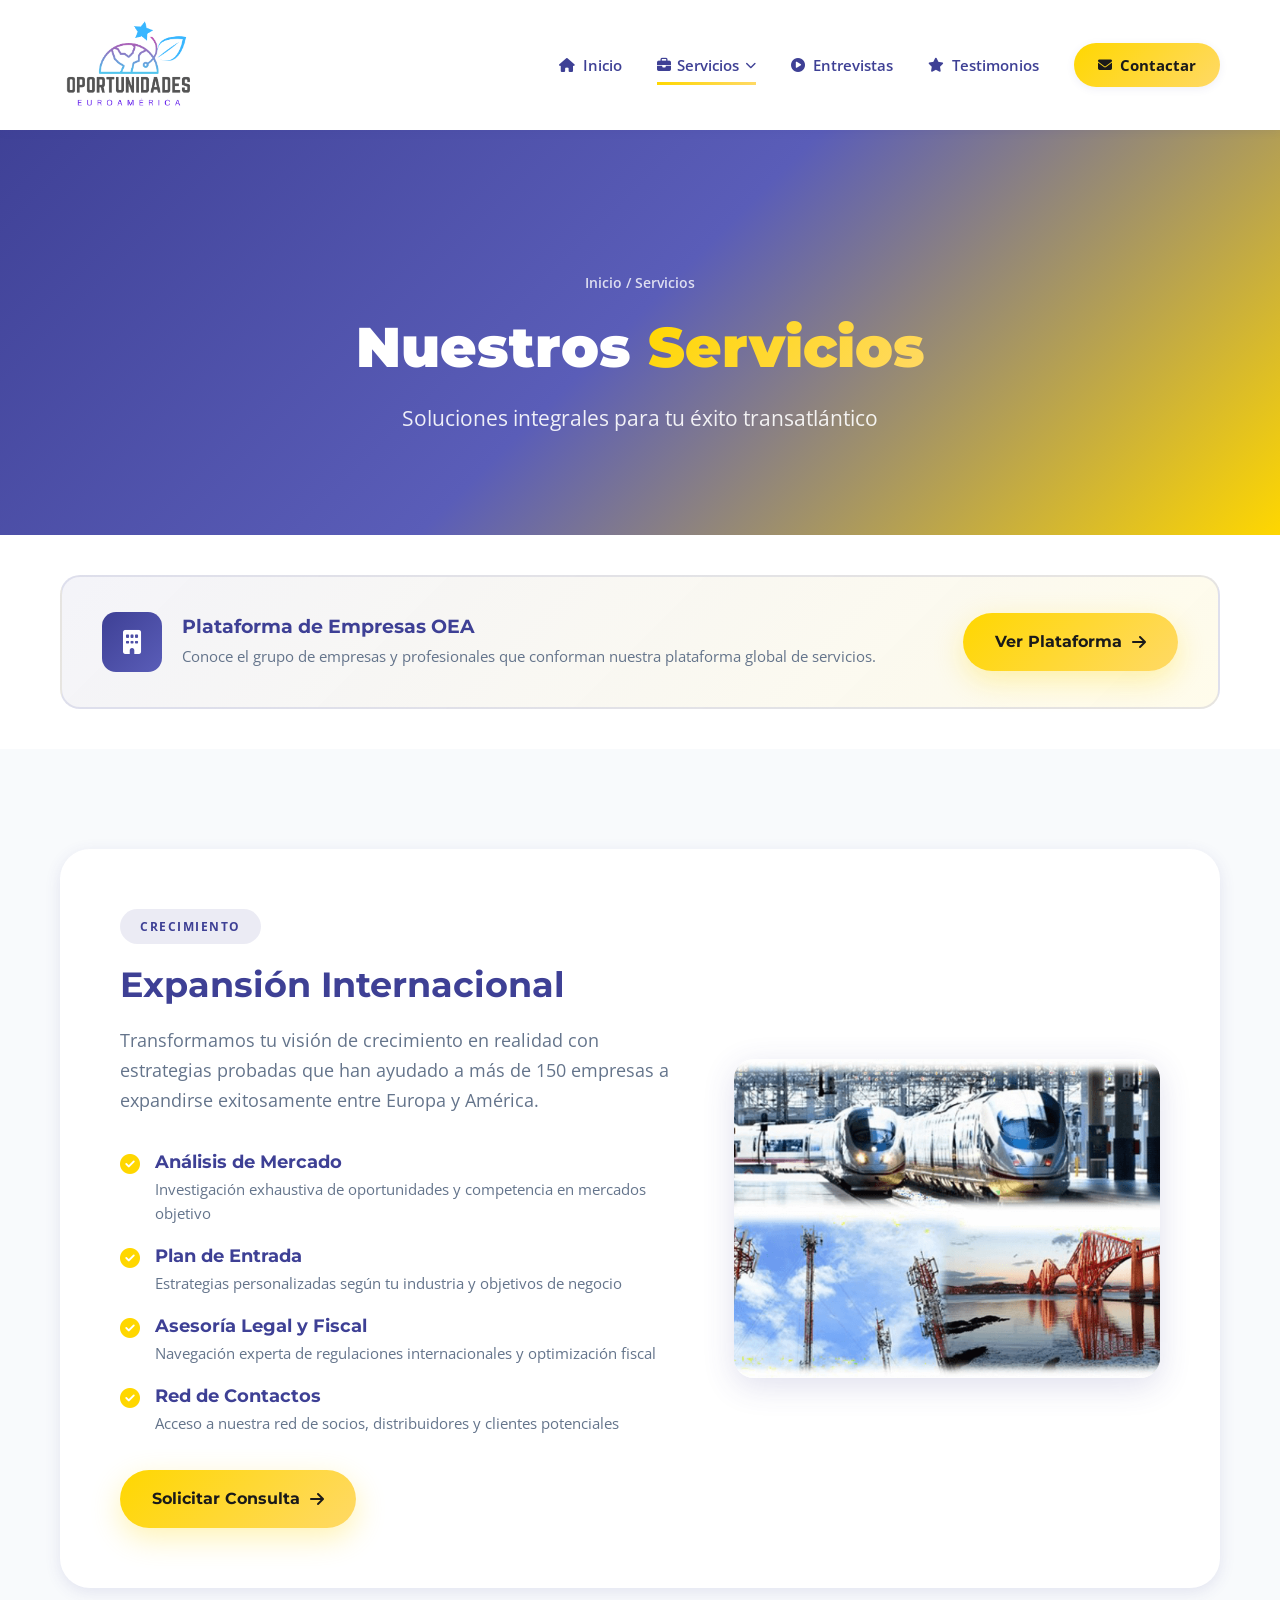
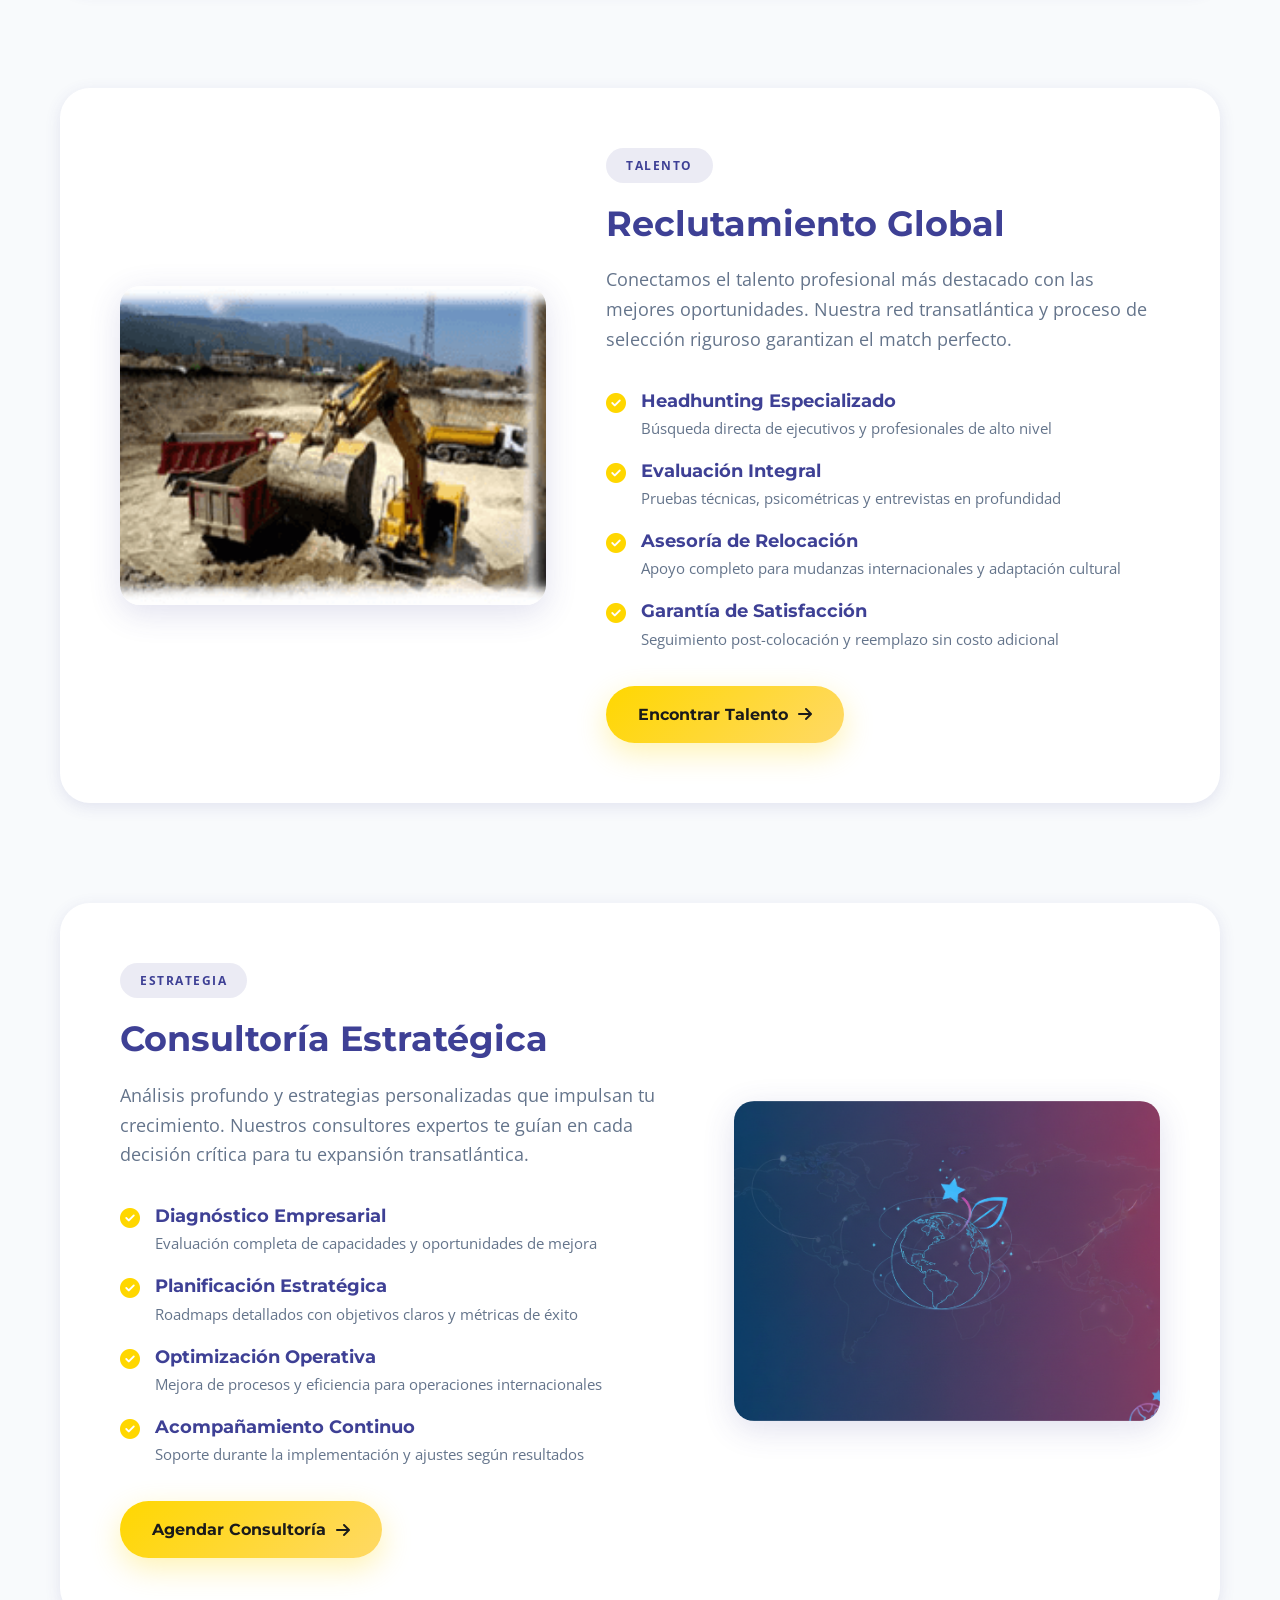
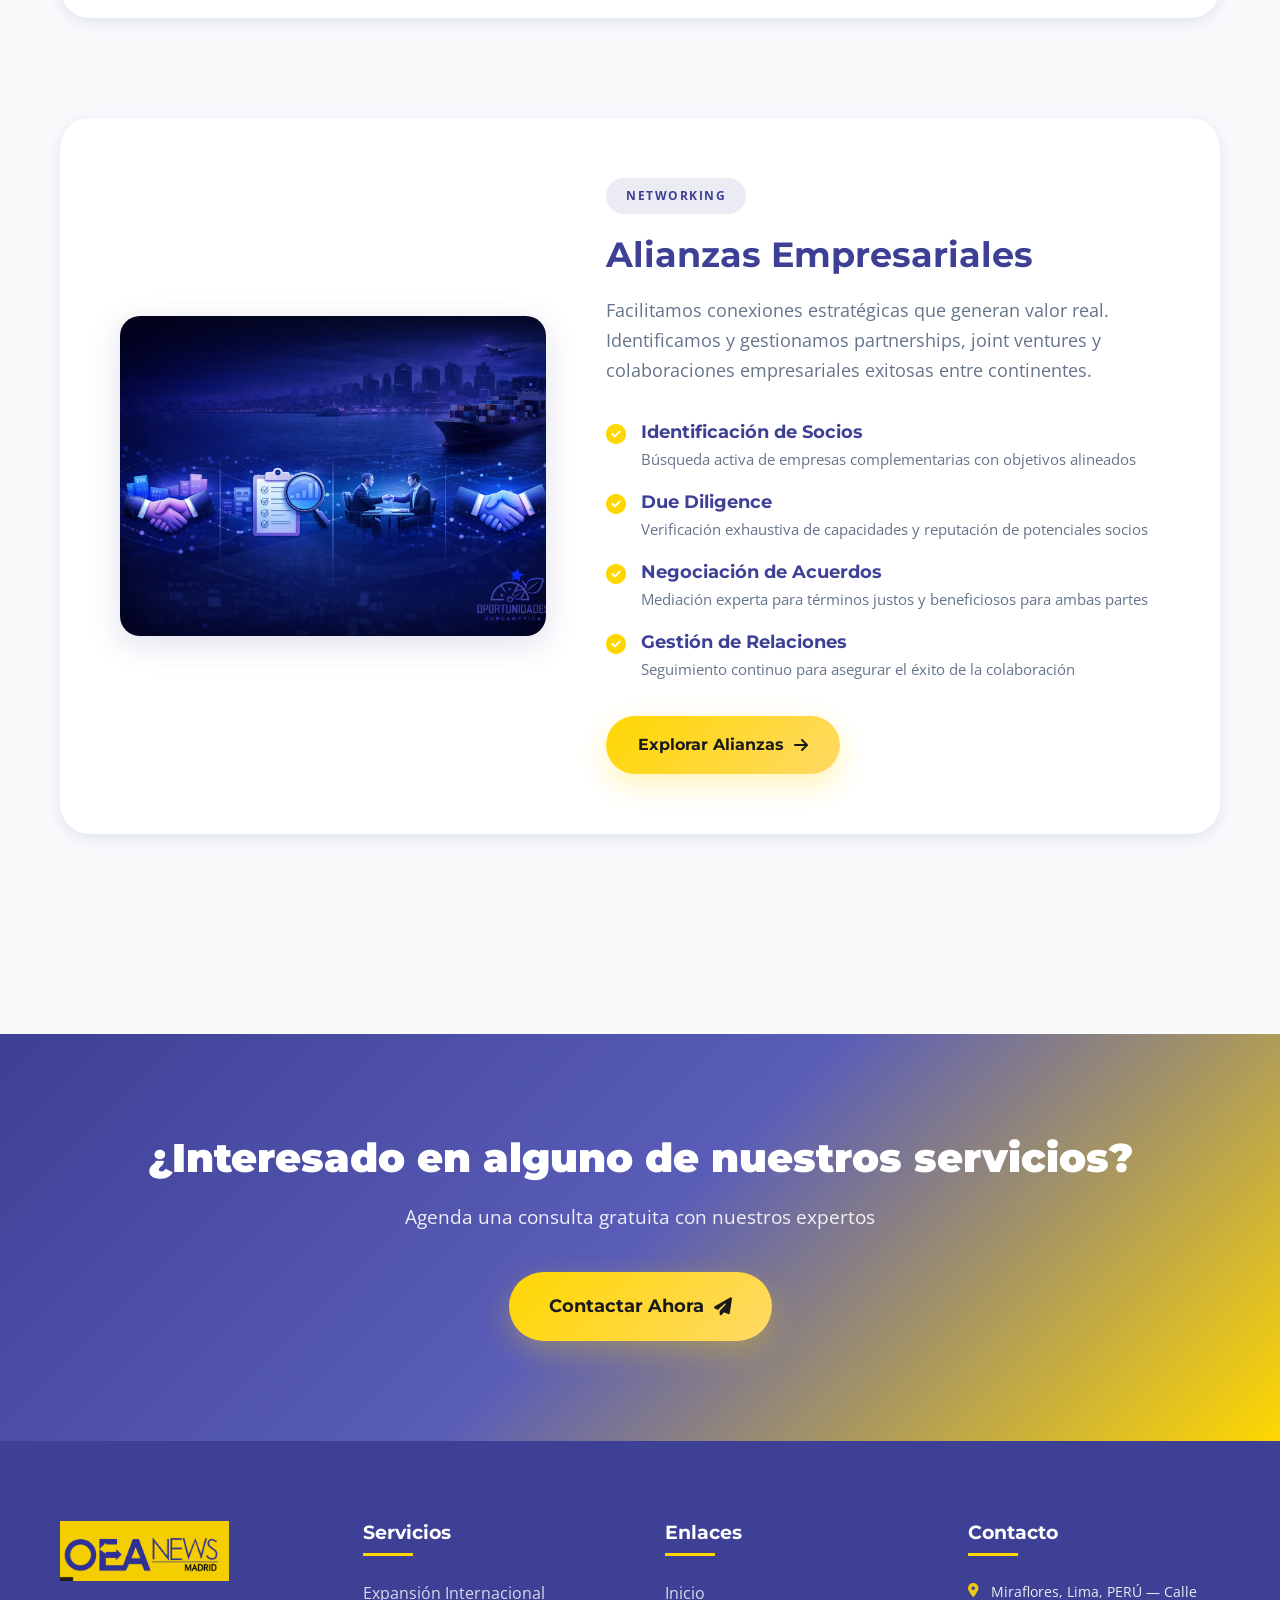
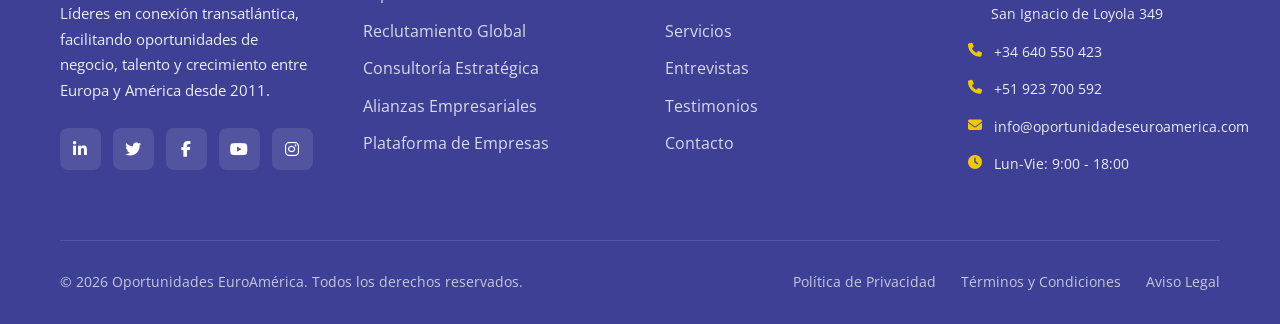
<file: servicios.html>
<!DOCTYPE html>
<html lang="es">
<head>
    <meta charset="UTF-8">
    <meta name="viewport" content="width=device-width, initial-scale=1.0">
    <title>Servicios de Expansión Internacional y Reclutamiento Global | Oportunidades EuroAmérica</title>
    <meta name="description" content="Expansión internacional, reclutamiento global, consultoría estratégica y alianzas empresariales entre Europa y América Latina. Más de 12 años conectando empresas entre España y Perú.">
    <meta name="keywords" content="expansión internacional España Perú, reclutamiento global, consultoría estratégica transatlántica, alianzas empresariales Europa América">
    <meta name="author" content="Oportunidades EuroAmérica">
    <meta name="robots" content="index, follow">
    <link rel="canonical" href="https://www.oportunidadeseuroamerica.com/servicios.html">
    <meta property="og:type" content="website">
    <meta property="og:title" content="Servicios | Oportunidades EuroAmérica">
    <meta property="og:description" content="Expansión internacional, reclutamiento global y consultoría estratégica entre España y Perú. Conoce nuestra plataforma de servicios transatlánticos.">
    <meta property="og:url" content="https://www.oportunidadeseuroamerica.com/servicios.html">
    <meta property="og:image" content="https://www.oportunidadeseuroamerica.com/img/linea1.png">
    <meta property="og:locale" content="es_ES">
    <meta property="og:site_name" content="Oportunidades EuroAmérica">
    <meta name="twitter:card" content="summary_large_image">
    <meta name="twitter:title" content="Servicios | Oportunidades EuroAmérica">
    <meta name="twitter:description" content="Expansión internacional, reclutamiento global y consultoría estratégica entre España y Perú.">
    <meta name="twitter:image" content="https://www.oportunidadeseuroamerica.com/img/linea1.png">
    <script type="application/ld+json">
    {
      "@context": "https://schema.org",
      "@type": "Service",
      "name": "Servicios de Conexión Empresarial Transatlántica",
      "provider": {"@type": "Organization", "name": "Oportunidades EuroAmérica", "url": "https://www.oportunidadeseuroamerica.com"},
      "areaServed": ["España", "Perú", "Europa", "América Latina"],
      "hasOfferCatalog": {
        "@type": "OfferCatalog",
        "name": "Servicios OEA",
        "itemListElement": [
          {"@type": "Offer", "itemOffered": {"@type": "Service", "name": "Expansión Internacional", "description": "Estrategias personalizadas para conquistar nuevos mercados en Europa y América Latina"}},
          {"@type": "Offer", "itemOffered": {"@type": "Service", "name": "Reclutamiento Global", "description": "Headhunting especializado y evaluación de talento para posiciones internacionales"}},
          {"@type": "Offer", "itemOffered": {"@type": "Service", "name": "Consultoría Estratégica", "description": "Diagnóstico empresarial y planificación estratégica para operaciones transatlánticas"}},
          {"@type": "Offer", "itemOffered": {"@type": "Service", "name": "Alianzas Empresariales", "description": "Identificación y gestión de partnerships y joint ventures entre Europa y América"}}
        ]
      }
    }
    </script>
    <link rel="stylesheet" href="https://cdnjs.cloudflare.com/ajax/libs/font-awesome/6.4.0/css/all.min.css">
    <link href="https://fonts.googleapis.com/css2?family=Montserrat:wght@400;500;600;700;800;900&family=Open+Sans:wght@400;500;600;700&display=swap" rel="stylesheet">
    <link rel="stylesheet" href="https://unpkg.com/aos@2.3.1/dist/aos.css">
    <link rel="stylesheet" href="./css/style.css">
</head>
<body>
    <header id="header">
        <div class="container">
            <div class="header-content">
                <div class="logo-container">
                    <a href="index.html" class="logo"><img src="img/Logo.png" alt="OEA News Madrid Logo" class="logo-img"></a>
                </div>
                <button class="mobile-menu-btn" id="mobileMenuBtn" aria-label="Menú"><i class="fas fa-bars"></i></button>
                <nav id="mainNav">
                    <ul class="nav-menu">
                        <li><a href="index.html"><i class="fas fa-home"></i> Inicio</a></li>
                        <li class="nav-item-dropdown" id="serviciosDropdown">
                            <a href="servicios.html" class="active"><i class="fas fa-briefcase"></i> Servicios<i class="fas fa-chevron-down dropdown-arrow"></i></a>
                            <div class="dropdown-menu">
                                <a href="servicios.html"><i class="fas fa-briefcase"></i> Todos los Servicios</a>
                                <div class="dropdown-divider"></div>
                                <a href="empresas.html"><i class="fas fa-building"></i> Plataforma de Empresas</a>
                                <a href="servicios.html#expansion"><i class="fas fa-globe-americas"></i> Expansión Internacional</a>
                                <a href="servicios.html#reclutamiento"><i class="fas fa-user-tie"></i> Reclutamiento Global</a>
                                <a href="servicios.html#consultoria"><i class="fas fa-chart-line"></i> Consultoría Estratégica</a>
                                <a href="servicios.html#alianzas"><i class="fas fa-handshake"></i> Alianzas Empresariales</a>
                            </div>
                        </li>
                        <li><a href="entrevistas.html"><i class="fas fa-play-circle"></i> Entrevistas</a></li>
                        <li><a href="testimonios.html"><i class="fas fa-star"></i> Testimonios</a></li>
                        <li><a href="contacto.html" class="nav-cta"><i class="fas fa-envelope"></i> Contactar</a></li>
                    </ul>
                </nav>
            </div>
        </div>
    </header>

    <section class="hero-interno">
        <div class="container">
            <div class="hero-interno-content" data-aos="fade-up">
                <span class="breadcrumb">Inicio / Servicios</span>
                <h1>Nuestros <span class="highlight">Servicios</span></h1>
                <p>Soluciones integrales para tu éxito transatlántico</p>
            </div>
        </div>
    </section>

    <section style="padding: 40px 0; background: var(--color-blanco);">
        <div class="container">
            <div style="background: linear-gradient(135deg, rgba(62,64,149,0.06) 0%, rgba(255,215,0,0.08) 100%); border: 2px solid rgba(62,64,149,0.12); border-radius: 20px; padding: 35px 40px; display: flex; align-items: center; justify-content: space-between; gap: 30px; flex-wrap: wrap;" data-aos="fade-up">
                <div style="display: flex; align-items: center; gap: 20px;">
                    <div style="width: 60px; height: 60px; background: var(--gradiente-primario); border-radius: 14px; display: flex; align-items: center; justify-content: center; flex-shrink: 0;"><i class="fas fa-building" style="color: white; font-size: 24px;"></i></div>
                    <div>
                        <h3 style="color: var(--color-primario); margin-bottom: 6px; font-size: 1.2rem;">Plataforma de Empresas OEA</h3>
                        <p style="color: var(--color-texto-light); font-size: 15px; margin: 0;">Conoce el grupo de empresas y profesionales que conforman nuestra plataforma global de servicios.</p>
                    </div>
                </div>
                <a href="empresas.html" class="btn btn-primary" style="flex-shrink: 0;"><span>Ver Plataforma</span><i class="fas fa-arrow-right"></i></a>
            </div>
        </div>
    </section>

    <section class="servicios-detalle">
        <div class="container">

            <div class="servicio-item" id="expansion" data-aos="fade-up">
                <div class="servicio-content">
                    <div class="servicio-text">
                        <span class="servicio-tag">CRECIMIENTO</span>
                        <h2>Expansión Internacional</h2>
                        <p class="servicio-intro">Transformamos tu visión de crecimiento en realidad con estrategias probadas que han ayudado a más de 150 empresas a expandirse exitosamente entre Europa y América.</p>
                        <div class="servicio-features">
                            <div class="feature"><i class="fas fa-check-circle"></i><div><h4>Análisis de Mercado</h4><p>Investigación exhaustiva de oportunidades y competencia en mercados objetivo</p></div></div>
                            <div class="feature"><i class="fas fa-check-circle"></i><div><h4>Plan de Entrada</h4><p>Estrategias personalizadas según tu industria y objetivos de negocio</p></div></div>
                            <div class="feature"><i class="fas fa-check-circle"></i><div><h4>Asesoría Legal y Fiscal</h4><p>Navegación experta de regulaciones internacionales y optimización fiscal</p></div></div>
                            <div class="feature"><i class="fas fa-check-circle"></i><div><h4>Red de Contactos</h4><p>Acceso a nuestra red de socios, distribuidores y clientes potenciales</p></div></div>
                        </div>
                        <a href="contacto.html" class="btn btn-primary">Solicitar Consulta <i class="fas fa-arrow-right"></i></a>
                    </div>
                    <div class="servicio-visual"><div class="servicio-img-wrap"><img src="img/linea1.png" alt="Expansión Internacional Europa América"></div></div>
                </div>
            </div>

            <div class="servicio-item servicio-reverse" id="reclutamiento" data-aos="fade-up">
                <div class="servicio-content">
                    <div class="servicio-visual"><div class="servicio-img-wrap"><img src="img/linea2.png" alt="Reclutamiento Global de Talento"></div></div>
                    <div class="servicio-text">
                        <span class="servicio-tag">TALENTO</span>
                        <h2>Reclutamiento Global</h2>
                        <p class="servicio-intro">Conectamos el talento profesional más destacado con las mejores oportunidades. Nuestra red transatlántica y proceso de selección riguroso garantizan el match perfecto.</p>
                        <div class="servicio-features">
                            <div class="feature"><i class="fas fa-check-circle"></i><div><h4>Headhunting Especializado</h4><p>Búsqueda directa de ejecutivos y profesionales de alto nivel</p></div></div>
                            <div class="feature"><i class="fas fa-check-circle"></i><div><h4>Evaluación Integral</h4><p>Pruebas técnicas, psicométricas y entrevistas en profundidad</p></div></div>
                            <div class="feature"><i class="fas fa-check-circle"></i><div><h4>Asesoría de Relocación</h4><p>Apoyo completo para mudanzas internacionales y adaptación cultural</p></div></div>
                            <div class="feature"><i class="fas fa-check-circle"></i><div><h4>Garantía de Satisfacción</h4><p>Seguimiento post-colocación y reemplazo sin costo adicional</p></div></div>
                        </div>
                        <a href="contacto.html" class="btn btn-primary">Encontrar Talento <i class="fas fa-arrow-right"></i></a>
                    </div>
                </div>
            </div>

            <div class="servicio-item" id="consultoria" data-aos="fade-up">
                <div class="servicio-content">
                    <div class="servicio-text">
                        <span class="servicio-tag">ESTRATEGIA</span>
                        <h2>Consultoría Estratégica</h2>
                        <p class="servicio-intro">Análisis profundo y estrategias personalizadas que impulsan tu crecimiento. Nuestros consultores expertos te guían en cada decisión crítica para tu expansión transatlántica.</p>
                        <div class="servicio-features">
                            <div class="feature"><i class="fas fa-check-circle"></i><div><h4>Diagnóstico Empresarial</h4><p>Evaluación completa de capacidades y oportunidades de mejora</p></div></div>
                            <div class="feature"><i class="fas fa-check-circle"></i><div><h4>Planificación Estratégica</h4><p>Roadmaps detallados con objetivos claros y métricas de éxito</p></div></div>
                            <div class="feature"><i class="fas fa-check-circle"></i><div><h4>Optimización Operativa</h4><p>Mejora de procesos y eficiencia para operaciones internacionales</p></div></div>
                            <div class="feature"><i class="fas fa-check-circle"></i><div><h4>Acompañamiento Continuo</h4><p>Soporte durante la implementación y ajustes según resultados</p></div></div>
                        </div>
                        <a href="contacto.html" class="btn btn-primary">Agendar Consultoría <i class="fas fa-arrow-right"></i></a>
                    </div>
                    <div class="servicio-visual"><div class="servicio-img-wrap"><img src="img/consultoriaestrategica.png" alt="Consultoría Estratégica Internacional"></div></div>
                </div>
            </div>

            <div class="servicio-item servicio-reverse" id="alianzas" data-aos="fade-up">
                <div class="servicio-content">
                    <div class="servicio-visual"><div class="servicio-img-wrap"><img src="img/alianzaempresariales.png" alt="Alianzas Empresariales Europa América"></div></div>
                    <div class="servicio-text">
                        <span class="servicio-tag">NETWORKING</span>
                        <h2>Alianzas Empresariales</h2>
                        <p class="servicio-intro">Facilitamos conexiones estratégicas que generan valor real. Identificamos y gestionamos partnerships, joint ventures y colaboraciones empresariales exitosas entre continentes.</p>
                        <div class="servicio-features">
                            <div class="feature"><i class="fas fa-check-circle"></i><div><h4>Identificación de Socios</h4><p>Búsqueda activa de empresas complementarias con objetivos alineados</p></div></div>
                            <div class="feature"><i class="fas fa-check-circle"></i><div><h4>Due Diligence</h4><p>Verificación exhaustiva de capacidades y reputación de potenciales socios</p></div></div>
                            <div class="feature"><i class="fas fa-check-circle"></i><div><h4>Negociación de Acuerdos</h4><p>Mediación experta para términos justos y beneficiosos para ambas partes</p></div></div>
                            <div class="feature"><i class="fas fa-check-circle"></i><div><h4>Gestión de Relaciones</h4><p>Seguimiento continuo para asegurar el éxito de la colaboración</p></div></div>
                        </div>
                        <a href="contacto.html" class="btn btn-primary">Explorar Alianzas <i class="fas fa-arrow-right"></i></a>
                    </div>
                </div>
            </div>

        </div>
    </section>

    <section class="cta-banner">
        <div class="container">
            <div class="cta-content" data-aos="zoom-in">
                <h2>¿Interesado en alguno de nuestros servicios?</h2>
                <p>Agenda una consulta gratuita con nuestros expertos</p>
                <a href="contacto.html" class="btn btn-primary btn-large"><span>Contactar Ahora</span><i class="fas fa-paper-plane"></i></a>
            </div>
        </div>
    </section>

    <footer class="footer">
        <div class="container">
            <div class="footer-grid">
                <div class="footer-col">
                    <div class="footer-logo"><img src="img/logooeanew.png" alt="OEA News Madrid Logo"></div>
                    <p class="footer-desc">Líderes en conexión transatlántica, facilitando oportunidades de negocio, talento y crecimiento entre Europa y América desde 2011.</p>
                    <div class="footer-social">
                        <a href="#" aria-label="LinkedIn"><i class="fab fa-linkedin-in"></i></a>
                        <a href="#" aria-label="Twitter"><i class="fab fa-twitter"></i></a>
                        <a href="#" aria-label="Facebook"><i class="fab fa-facebook-f"></i></a>
                        <a href="#" aria-label="YouTube"><i class="fab fa-youtube"></i></a>
                        <a href="#" aria-label="Instagram"><i class="fab fa-instagram"></i></a>
                    </div>
                </div>
                <div class="footer-col">
                    <h4>Servicios</h4>
                    <ul class="footer-links">
                        <li><a href="servicios.html">Expansión Internacional</a></li>
                        <li><a href="servicios.html">Reclutamiento Global</a></li>
                        <li><a href="servicios.html">Consultoría Estratégica</a></li>
                        <li><a href="servicios.html">Alianzas Empresariales</a></li>
                        <li><a href="empresas.html">Plataforma de Empresas</a></li>
                    </ul>
                </div>
                <div class="footer-col">
                    <h4>Enlaces</h4>
                    <ul class="footer-links">
                        <li><a href="index.html">Inicio</a></li>
                        <li><a href="servicios.html">Servicios</a></li>
                        <li><a href="entrevistas.html">Entrevistas</a></li>
                        <li><a href="testimonios.html">Testimonios</a></li>
                        <li><a href="contacto.html">Contacto</a></li>
                    </ul>
                </div>
                <div class="footer-col">
                    <h4>Contacto</h4>
                    <div class="footer-contact">
                        <p><i class="fas fa-map-marker-alt"></i> Miraflores, Lima, PERÚ — Calle San Ignacio de Loyola 349</p>
                        <p><i class="fas fa-phone"></i> +34 640 550 423</p>
                        <p><i class="fas fa-phone"></i> +51 923 700 592</p>
                        <p><i class="fas fa-envelope"></i> info@oportunidadeseuroamerica.com</p>
                        <p><i class="fas fa-clock"></i> Lun-Vie: 9:00 - 18:00</p>
                    </div>
                </div>
            </div>
            <div class="footer-bottom">
                <p>&copy; 2026 Oportunidades EuroAmérica. Todos los derechos reservados.</p>
                <div class="footer-legal">
                    <a href="#">Política de Privacidad</a>
                    <a href="#">Términos y Condiciones</a>
                    <a href="#">Aviso Legal</a>
                </div>
            </div>
        </div>
    </footer>

    <script src="https://unpkg.com/aos@2.3.1/dist/aos.js"></script>
    <script src="script.js"></script>
    <script>
        const dropdown = document.getElementById('serviciosDropdown');
        if (dropdown) {
            dropdown.querySelector('a').addEventListener('click', function(e) {
                if (window.innerWidth <= 768) { e.preventDefault(); dropdown.classList.toggle('open'); }
            });
        }
    </script>
</body>
</html>
</file>
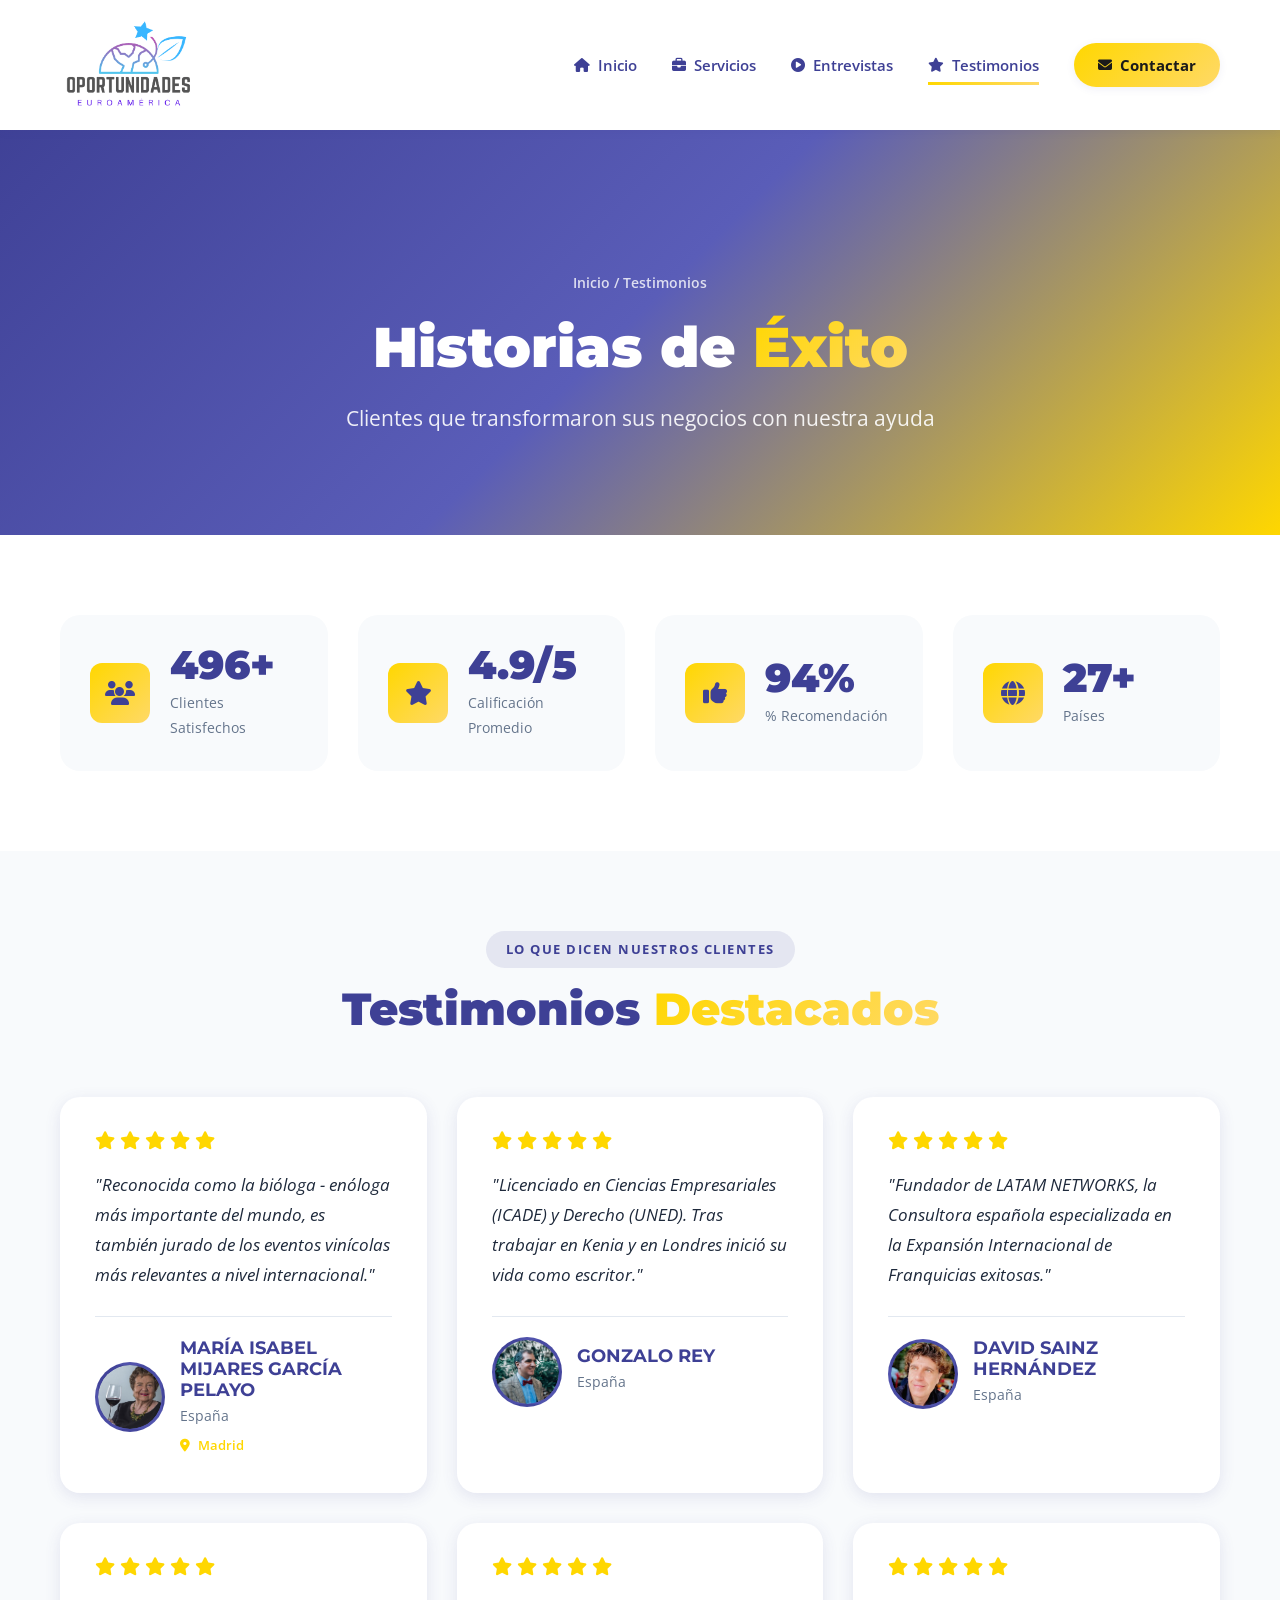
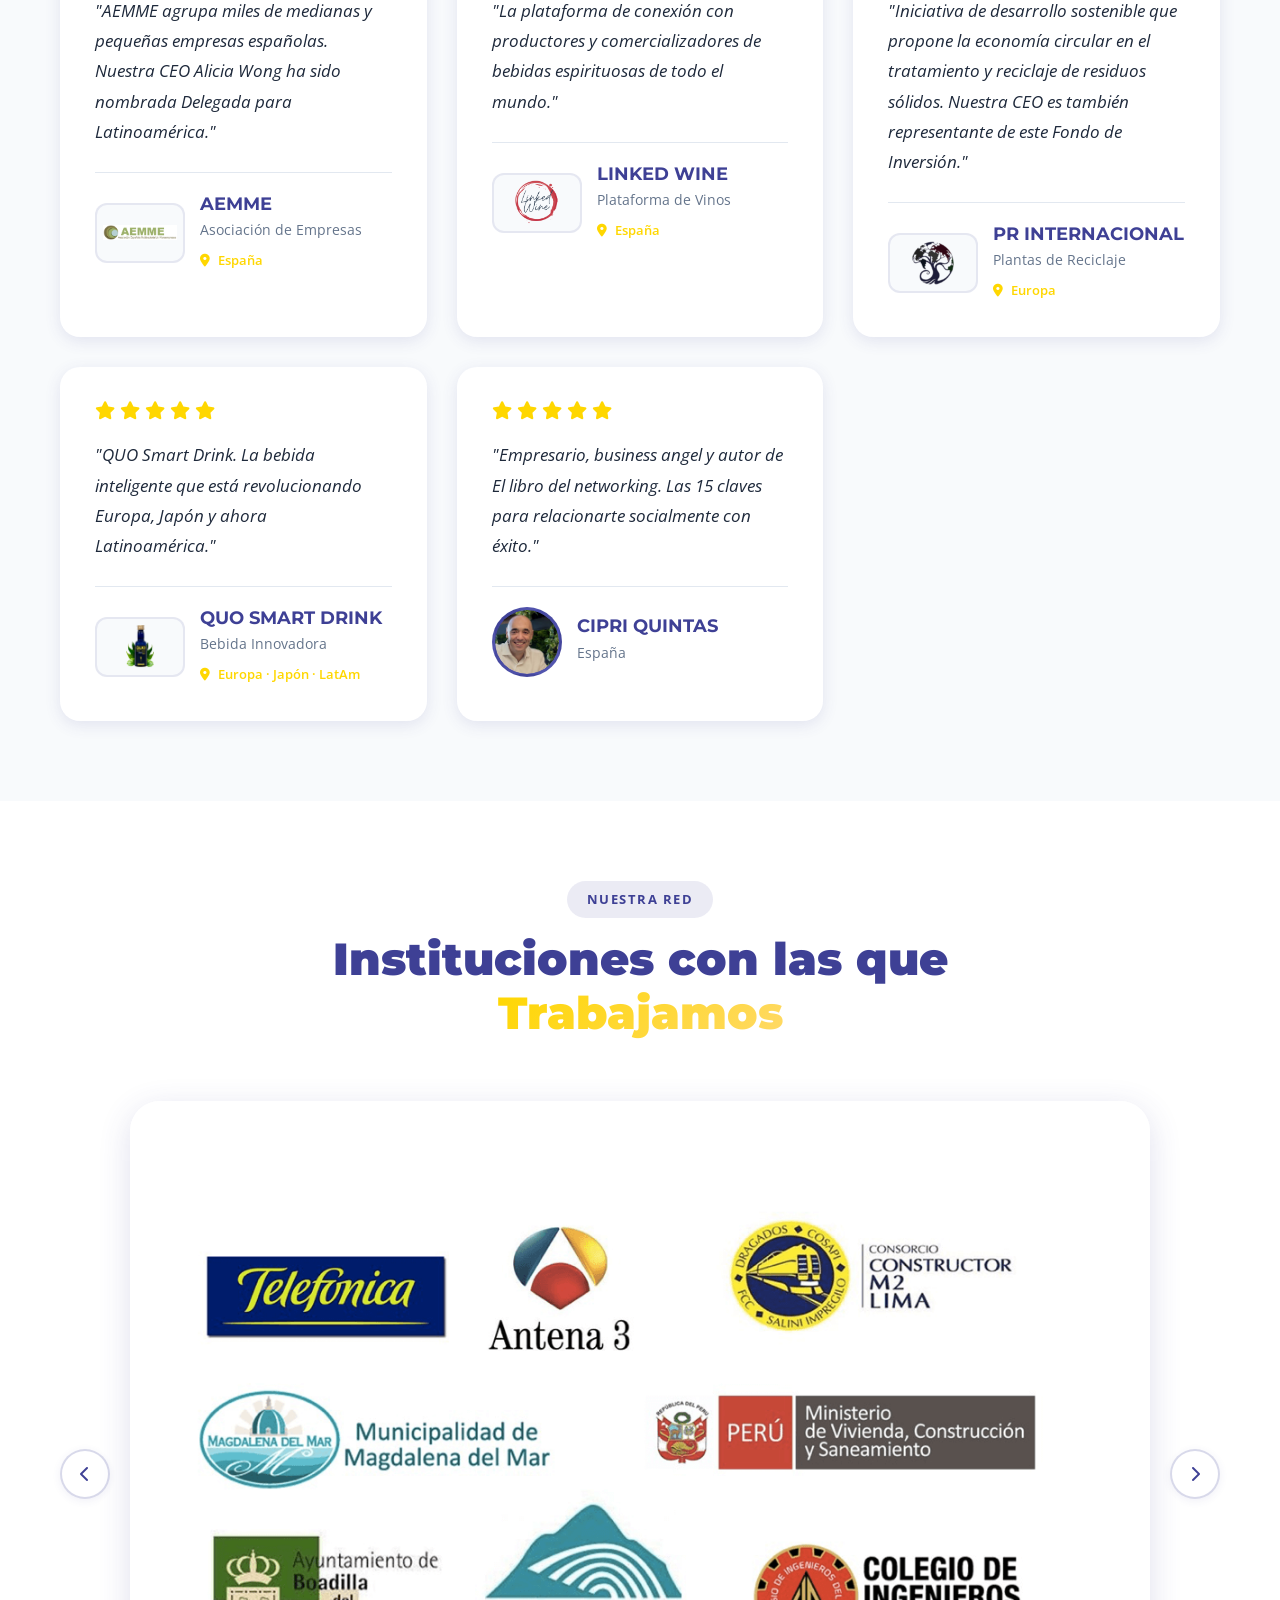
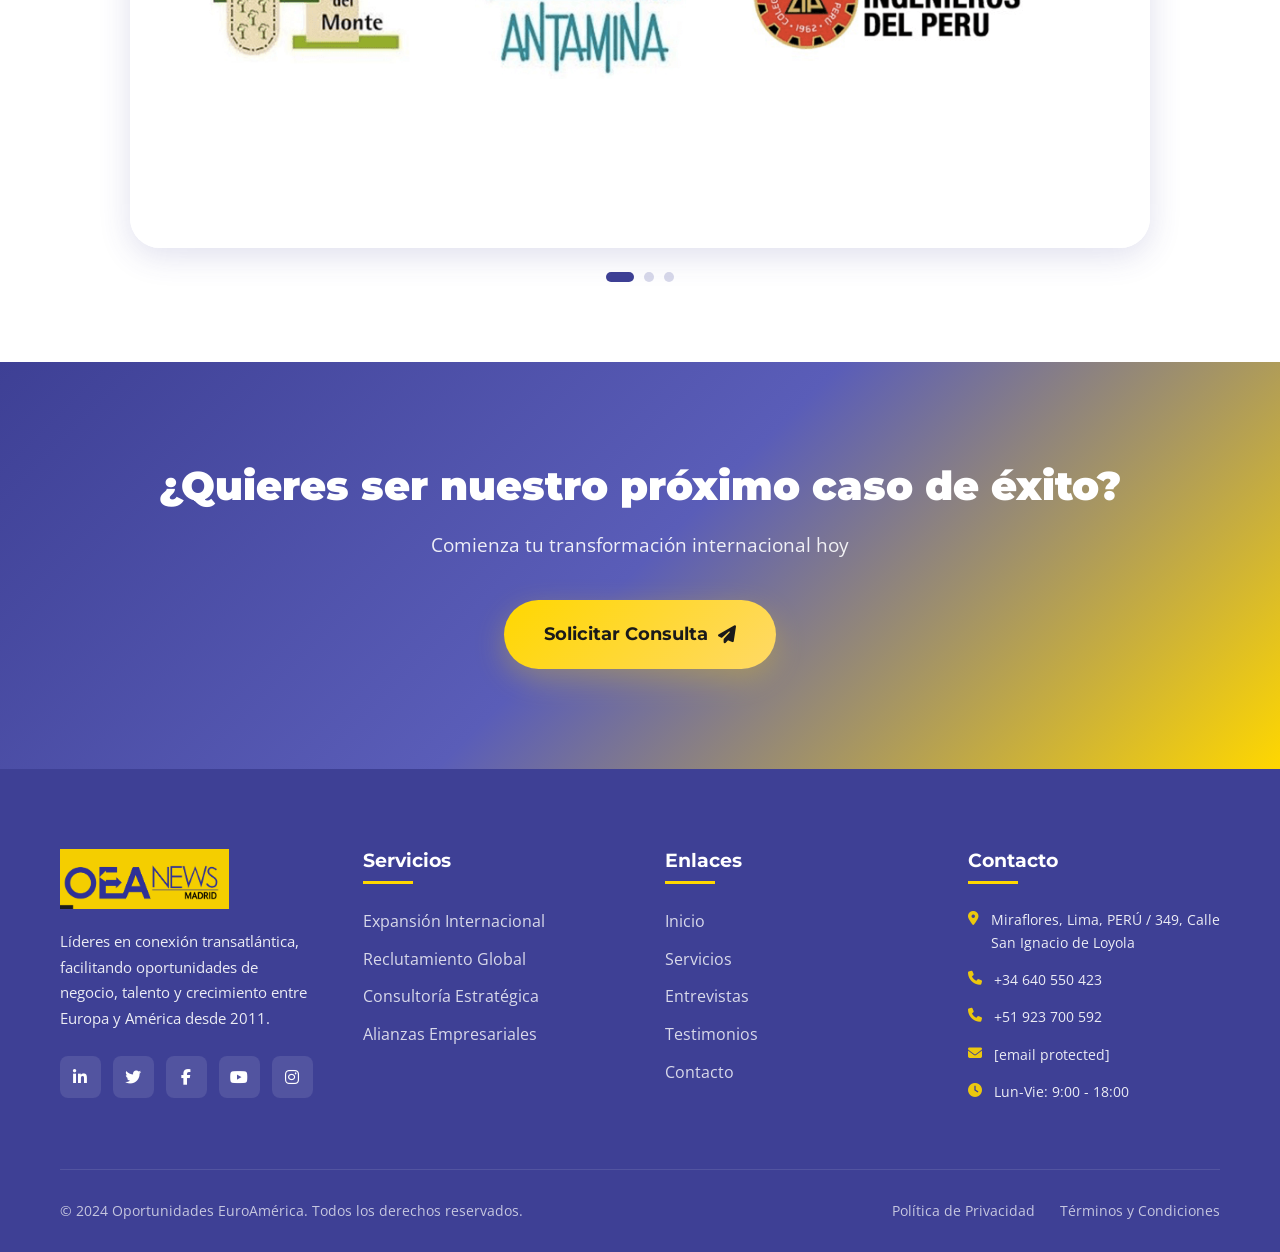
<file: testimonios.html>
<!DOCTYPE html>
<html lang="es">
<head>
    <meta charset="UTF-8">
    <meta name="viewport" content="width=device-width, initial-scale=1.0">
    <title>Testimonios | Oportunidades EuroAmérica</title>
    <link rel="stylesheet" href="https://cdnjs.cloudflare.com/ajax/libs/font-awesome/6.4.0/css/all.min.css">
    <link href="https://fonts.googleapis.com/css2?family=Montserrat:wght@400;500;600;700;800;900&family=Open+Sans:wght@400;500;600;700&display=swap" rel="stylesheet">
    <link rel="stylesheet" href="https://unpkg.com/aos@2.3.1/dist/aos.css">
    <link rel="stylesheet" href="./css/style.css">
</head>
<body>

    <header id="header">
        <div class="container">
            <div class="header-content">
                <div class="logo-container">
                    <a href="index.html" class="logo">
                        <img src="img/Logo.png" alt="OEA News Madrid Logo" class="logo-img">
                    </a>
                </div>
                <button class="mobile-menu-btn" id="mobileMenuBtn">
                    <i class="fas fa-bars"></i>
                </button>
                <nav id="mainNav">
                    <ul class="nav-menu">
                        <li><a href="index.html"><i class="fas fa-home"></i> Inicio</a></li>
                        <li><a href="servicios.html"><i class="fas fa-briefcase"></i> Servicios</a></li>
                        <li><a href="entrevistas.html"><i class="fas fa-play-circle"></i> Entrevistas</a></li>
                        <li><a href="testimonios.html" class="active"><i class="fas fa-star"></i> Testimonios</a></li>
                        <li><a href="contacto.html" class="nav-cta"><i class="fas fa-envelope"></i> Contactar</a></li>
                    </ul>
                </nav>
            </div>
        </div>
    </header>

    <section class="hero-internal">
        <div class="container">
            <div class="hero-internal-content" data-aos="fade-up">
                <span class="breadcrumb">Inicio / Testimonios</span>
                <h1>Historias de <span class="highlight">Éxito</span></h1>
                <p>Clientes que transformaron sus negocios con nuestra ayuda</p>
            </div>
        </div>
    </section>

    <section class="stats-section">
        <div class="container">
            <div class="stats-grid">
                <div class="stat-item" data-aos="fade-up">
                    <div class="stat-icon"><i class="fas fa-users"></i></div>
                    <div class="stat-content">
                        <span class="stat-number" data-target="500">0</span>
                        <span class="stat-label">Clientes Satisfechos</span>
                    </div>
                </div>
                <div class="stat-item" data-aos="fade-up" data-aos-delay="100">
                    <div class="stat-icon"><i class="fas fa-star"></i></div>
                    <div class="stat-content">
                        <span class="stat-number">4.9/5</span>
                        <span class="stat-label">Calificación Promedio</span>
                    </div>
                </div>
                <div class="stat-item" data-aos="fade-up" data-aos-delay="200">
                    <div class="stat-icon"><i class="fas fa-thumbs-up"></i></div>
                    <div class="stat-content">
                        <span class="stat-number" data-target="95">0</span>
                        <span class="stat-label">% Recomendación</span>
                    </div>
                </div>
                <div class="stat-item" data-aos="fade-up" data-aos-delay="300">
                    <div class="stat-icon"><i class="fas fa-globe"></i></div>
                    <div class="stat-content">
                        <span class="stat-number" data-target="28">0</span>
                        <span class="stat-label">Países</span>
                    </div>
                </div>
            </div>
        </div>
    </section>

    <section class="testimonials-section">
        <div class="container">
            <div class="section-header" data-aos="fade-up">
                <span class="section-tag">LO QUE DICEN NUESTROS CLIENTES</span>
                <h2 class="section-title">Testimonios <span class="highlight">Destacados</span></h2>
            </div>

            <div class="testimonials-grid">

                <!-- Testimonio 1 — Persona con foto circular -->
                <div class="testimonial-card" data-aos="fade-up">
                    <div class="testimonial-rating">
                        <i class="fas fa-star"></i><i class="fas fa-star"></i><i class="fas fa-star"></i>
                        <i class="fas fa-star"></i><i class="fas fa-star"></i>
                    </div>
                    <p class="testimonial-text">"Reconocida como la bióloga - enóloga más importante del mundo, es también jurado de los eventos vinícolas más relevantes a nivel internacional."</p>
                    <div class="testimonial-author">
                        <div class="author-avatar author-avatar-photo">
                            <img src="img/MariaIsabelGarciaPelayo.jpg" alt="María Isabel Mijares García Pelayo"
                                 onerror="this.style.display='none'; this.nextElementSibling.style.display='flex'">
                            <i class="fas fa-user" style="display:none"></i>
                        </div>
                        <div class="author-info">
                            <h4>MARÍA ISABEL MIJARES GARCÍA PELAYO</h4>
                            <p>España</p>
                            <span class="author-location"><i class="fas fa-map-marker-alt"></i> Madrid</span>
                        </div>
                    </div>
                </div>

                <!-- Testimonio 2 — Persona con foto circular -->
                <div class="testimonial-card" data-aos="fade-up" data-aos-delay="100">
                    <div class="testimonial-rating">
                        <i class="fas fa-star"></i><i class="fas fa-star"></i><i class="fas fa-star"></i>
                        <i class="fas fa-star"></i><i class="fas fa-star"></i>
                    </div>
                    <p class="testimonial-text">"Licenciado en Ciencias Empresariales (ICADE) y Derecho (UNED). Tras trabajar en Kenia y en Londres inició su vida como escritor."</p>
                    <div class="testimonial-author">
                        <div class="author-avatar author-avatar-photo">
                            <img src="img/Gonzalo Rey.jpeg" alt="Gonzalo Rey"
                                 onerror="this.style.display='none'; this.nextElementSibling.style.display='flex'">
                            <i class="fas fa-user" style="display:none"></i>
                        </div>
                        <div class="author-info">
                            <h4>GONZALO REY</h4>
                            <p>España</p>
                        </div>
                    </div>
                </div>

                <!-- Testimonio 3 — Persona con foto circular -->
                <div class="testimonial-card" data-aos="fade-up" data-aos-delay="200">
                    <div class="testimonial-rating">
                        <i class="fas fa-star"></i><i class="fas fa-star"></i><i class="fas fa-star"></i>
                        <i class="fas fa-star"></i><i class="fas fa-star"></i>
                    </div>
                    <p class="testimonial-text">"Fundador de LATAM NETWORKS, la Consultora española especializada en la Expansión Internacional de Franquicias exitosas."</p>
                    <div class="testimonial-author">
                        <div class="author-avatar author-avatar-photo">
                            <img src="img/DavidSainzHernandez.jpeg" alt="David Sainz Hernández"
                                 onerror="this.style.display='none'; this.nextElementSibling.style.display='flex'">
                            <i class="fas fa-user" style="display:none"></i>
                        </div>
                        <div class="author-info">
                            <h4>DAVID SAINZ HERNÁNDEZ</h4>
                            <p>España</p>
                        </div>
                    </div>
                </div>

                <!-- Testimonio 4 — Logo empresa (rectangular) -->
                <div class="testimonial-card" data-aos="fade-up">
                    <div class="testimonial-rating">
                        <i class="fas fa-star"></i><i class="fas fa-star"></i><i class="fas fa-star"></i>
                        <i class="fas fa-star"></i><i class="fas fa-star"></i>
                    </div>
                    <p class="testimonial-text">"AEMME agrupa miles de medianas y pequeñas empresas españolas. Nuestra CEO Alicia Wong ha sido nombrada Delegada para Latinoamérica."</p>
                    <div class="testimonial-author">
                        <div class="author-avatar author-avatar-logo">
                            <img src="img/AEMME.jpeg" alt="AEMME"
                                 onerror="this.style.display='none'; this.nextElementSibling.style.display='flex'">
                            <i class="fas fa-building" style="display:none"></i>
                        </div>
                        <div class="author-info">
                            <h4>AEMME</h4>
                            <p>Asociación de Empresas</p>
                            <span class="author-location"><i class="fas fa-map-marker-alt"></i> España</span>
                        </div>
                    </div>
                </div>

                <!-- Testimonio 5 — Logo empresa (rectangular) -->
                <div class="testimonial-card" data-aos="fade-up" data-aos-delay="100">
                    <div class="testimonial-rating">
                        <i class="fas fa-star"></i><i class="fas fa-star"></i><i class="fas fa-star"></i>
                        <i class="fas fa-star"></i><i class="fas fa-star"></i>
                    </div>
                    <p class="testimonial-text">"La plataforma de conexión con productores y comercializadores de bebidas espirituosas de todo el mundo."</p>
                    <div class="testimonial-author">
                        <div class="author-avatar author-avatar-logo">
                            <img src="img/Likedwine.png" alt="Linked Wine"
                                 onerror="this.style.display='none'; this.nextElementSibling.style.display='flex'">
                            <i class="fas fa-wine-bottle" style="display:none"></i>
                        </div>
                        <div class="author-info">
                            <h4>LINKED WINE</h4>
                            <p>Plataforma de Vinos</p>
                            <span class="author-location"><i class="fas fa-map-marker-alt"></i> España</span>
                        </div>
                    </div>
                </div>

                <!-- Testimonio 6 — Logo empresa (rectangular) -->
                <div class="testimonial-card" data-aos="fade-up" data-aos-delay="200">
                    <div class="testimonial-rating">
                        <i class="fas fa-star"></i><i class="fas fa-star"></i><i class="fas fa-star"></i>
                        <i class="fas fa-star"></i><i class="fas fa-star"></i>
                    </div>
                    <p class="testimonial-text">"Iniciativa de desarrollo sostenible que propone la economía circular en el tratamiento y reciclaje de residuos sólidos. Nuestra CEO es también representante de este Fondo de Inversión."</p>
                    <div class="testimonial-author">
                        <div class="author-avatar author-avatar-logo">
                            <img src="img/PRInternacionalPlantas.png" alt="PR Internacional Plantas"
                                 onerror="this.style.display='none'; this.nextElementSibling.style.display='flex'">
                            <i class="fas fa-recycle" style="display:none"></i>
                        </div>
                        <div class="author-info">
                            <h4>PR INTERNACIONAL</h4>
                            <p>Plantas de Reciclaje</p>
                            <span class="author-location"><i class="fas fa-map-marker-alt"></i> Europa</span>
                        </div>
                    </div>
                </div>

                <!-- Testimonio 7 — Logo empresa (rectangular) -->
                <div class="testimonial-card" data-aos="fade-up">
                    <div class="testimonial-rating">
                        <i class="fas fa-star"></i><i class="fas fa-star"></i><i class="fas fa-star"></i>
                        <i class="fas fa-star"></i><i class="fas fa-star"></i>
                    </div>
                    <p class="testimonial-text">"QUO Smart Drink. La bebida inteligente que está revolucionando Europa, Japón y ahora Latinoamérica."</p>
                    <div class="testimonial-author">
                        <div class="author-avatar author-avatar-logo">
                            <img src="img/QUOSmartDrink.png" alt="QUO Smart Drink"
                                 onerror="this.style.display='none'; this.nextElementSibling.style.display='flex'">
                            <i class="fas fa-flask" style="display:none"></i>
                        </div>
                        <div class="author-info">
                            <h4>QUO SMART DRINK</h4>
                            <p>Bebida Innovadora</p>
                            <span class="author-location"><i class="fas fa-map-marker-alt"></i> Europa · Japón · LatAm</span>
                        </div>
                    </div>
                </div>

                <!-- Testimonio 8 — Persona con foto circular -->
                <div class="testimonial-card" data-aos="fade-up" data-aos-delay="100">
                    <div class="testimonial-rating">
                        <i class="fas fa-star"></i><i class="fas fa-star"></i><i class="fas fa-star"></i>
                        <i class="fas fa-star"></i><i class="fas fa-star"></i>
                    </div>
                    <p class="testimonial-text">"Empresario, business angel y autor de El libro del networking. Las 15 claves para relacionarte socialmente con éxito."</p>
                    <div class="testimonial-author">
                        <div class="author-avatar author-avatar-photo">
                            <img src="img/CipriQuintas.jpeg" alt="Cipri Quintas"
                                 onerror="this.style.display='none'; this.nextElementSibling.style.display='flex'">
                            <i class="fas fa-user" style="display:none"></i>
                        </div>
                        <div class="author-info">
                            <h4>CIPRI QUINTAS</h4>
                            <p>España</p>
                        </div>
                    </div>
                </div>

            </div><!-- fin testimonials-grid -->
        </div>
    </section>

    <!-- Carrusel Instituciones -->
    <section class="instituciones-section">
        <div class="container">
            <div class="section-header" data-aos="fade-up">
                <span class="section-tag">NUESTRA RED</span>
                <h2 class="section-title">Instituciones con las que <span class="highlight">Trabajamos</span></h2>
            </div>
            <div class="instituciones-carousel" data-aos="fade-up">
                <button class="inst-btn inst-prev" aria-label="Anterior"><i class="fas fa-chevron-left"></i></button>
                <div class="inst-track-wrap">
                    <div class="inst-track" id="instTrack">
                        <div class="inst-slide"><img src="img/Inst1.png" alt="Instituciones con las que trabajamos"></div>
                        <div class="inst-slide"><img src="img/Inst2.png" alt="Instituciones con las que trabajamos"></div>
                        <div class="inst-slide"><img src="img/Inst3.png" alt="Instituciones con las que trabajamos"></div>
                    </div>
                </div>
                <button class="inst-btn inst-next" aria-label="Siguiente"><i class="fas fa-chevron-right"></i></button>
            </div>
            <div class="inst-dots" id="instDots">
                <button class="inst-dot active" data-index="0"></button>
                <button class="inst-dot" data-index="1"></button>
                <button class="inst-dot" data-index="2"></button>
            </div>
        </div>
    </section>

    <section class="cta-banner">
        <div class="container">
            <div class="cta-content" data-aos="zoom-in">
                <h2>¿Quieres ser nuestro próximo caso de éxito?</h2>
                <p>Comienza tu transformación internacional hoy</p>
                <a href="contacto.html" class="btn btn-primary btn-large">
                    <span>Solicitar Consulta</span>
                    <i class="fas fa-paper-plane"></i>
                </a>
            </div>
        </div>
    </section>

    <footer class="footer">
        <div class="container">
            <div class="footer-grid">
                <div class="footer-col">
                    <div class="footer-logo">
                        <img src="img/logooeanew.png" alt="OEA News Madrid Logo">
                    </div>
                    <p class="footer-desc">Líderes en conexión transatlántica, facilitando oportunidades de negocio, talento y crecimiento entre Europa y América desde 2011.</p>
                    <div class="footer-social">
                        <a href="#" aria-label="LinkedIn"><i class="fab fa-linkedin-in"></i></a>
                        <a href="#" aria-label="Twitter"><i class="fab fa-twitter"></i></a>
                        <a href="#" aria-label="Facebook"><i class="fab fa-facebook-f"></i></a>
                        <a href="#" aria-label="YouTube"><i class="fab fa-youtube"></i></a>
                        <a href="#" aria-label="Instagram"><i class="fab fa-instagram"></i></a>
                    </div>
                </div>
                <div class="footer-col">
                    <h4>Servicios</h4>
                    <ul class="footer-links">
                        <li><a href="servicios.html">Expansión Internacional</a></li>
                        <li><a href="servicios.html">Reclutamiento Global</a></li>
                        <li><a href="servicios.html">Consultoría Estratégica</a></li>
                        <li><a href="servicios.html">Alianzas Empresariales</a></li>
                    </ul>
                </div>
                <div class="footer-col">
                    <h4>Enlaces</h4>
                    <ul class="footer-links">
                        <li><a href="index.html">Inicio</a></li>
                        <li><a href="servicios.html">Servicios</a></li>
                        <li><a href="entrevistas.html">Entrevistas</a></li>
                        <li><a href="testimonios.html">Testimonios</a></li>
                        <li><a href="contacto.html">Contacto</a></li>
                    </ul>
                </div>
                <div class="footer-col">
                    <h4>Contacto</h4>
                    <div class="footer-contact">
                        <p><i class="fas fa-map-marker-alt"></i> Miraflores, Lima, PERÚ / 349, Calle San Ignacio de Loyola</p>
                        <p><i class="fas fa-phone"></i> +34 640 550 423</p>
                        <p><i class="fas fa-phone"></i> +51 923 700 592</p>
                        <p><i class="fas fa-envelope"></i> <a href="/cdn-cgi/l/email-protection" class="__cf_email__" data-cfemail="51383f373e113e213e2325243f3835303534223424233e303c34233832307f323e3c">[email&#160;protected]</a></p>
                        <p><i class="fas fa-clock"></i> Lun-Vie: 9:00 - 18:00</p>
                    </div>
                </div>
            </div>
            <div class="footer-bottom">
                <p>&copy; 2024 Oportunidades EuroAmérica. Todos los derechos reservados.</p>
                <div class="footer-legal">
                    <a href="#">Política de Privacidad</a>
                    <a href="#">Términos y Condiciones</a>
                </div>
            </div>
        </div>
     </footer>

    <script src="https://unpkg.com/aos@2.3.1/dist/aos.js"></script>
    <script src="script.js"></script>
    <script>
        (function() {
            const track = document.getElementById("instTrack");
            const dots  = document.querySelectorAll(".inst-dot");
            const total = 3;
            let current = 0;
            let timer;

            function goTo(index) {
                current = (index + total) % total;
                track.style.transform = "translateX(-" + (current * 100) + "%)";
                dots.forEach(function(d, i) { d.classList.toggle("active", i === current); });
            }

            function startAuto() { timer = setInterval(function() { goTo(current + 1); }, 5000); }
            function resetAuto() { clearInterval(timer); startAuto(); }

            document.querySelector(".inst-next").addEventListener("click", function() { goTo(current + 1); resetAuto(); });
            document.querySelector(".inst-prev").addEventListener("click", function() { goTo(current - 1); resetAuto(); });
            dots.forEach(function(d) { d.addEventListener("click", function() { goTo(+d.dataset.index); resetAuto(); }); });

            startAuto();
        })();
    </script>
</body>
</html>
</file>
<file: css/style.css>
/* ===============================================
   VARIABLES CSS - Colores del Logo OEA News
   =============================================== */
:root {
    --color-primario: #3E4095;
    --color-secundario: #FFD700;
    --color-texto: #1e293b;
    --color-texto-light: #64748b;
    --color-fondo: #f8fafc;
    --color-blanco: #ffffff;
    --color-negro: #1a1a1a;

    --gradiente-primario: linear-gradient(135deg, #3E4095 0%, #5a5db8 100%);
    --gradiente-secundario: linear-gradient(135deg, #FFD700 0%, #ffd966 100%);
    --gradiente-hero: linear-gradient(135deg, #3E4095 0%, #5a5db8 50%, #FFD700 100%);

    --border-radius-sm: 8px;
    --border-radius-md: 12px;
    --border-radius-lg: 20px;
    --border-radius-xl: 30px;

    --transition-fast: 0.2s cubic-bezier(0.4, 0, 0.2, 1);
    --transition-base: 0.3s cubic-bezier(0.4, 0, 0.2, 1);
    --transition-slow: 0.5s cubic-bezier(0.4, 0, 0.2, 1);

    --shadow-sm: 0 2px 8px rgba(62, 64, 149, 0.08);
    --shadow-md: 0 4px 16px rgba(62, 64, 149, 0.12);
    --shadow-lg: 0 8px 32px rgba(62, 64, 149, 0.16);
    --shadow-xl: 0 20px 50px rgba(62, 64, 149, 0.2);
}

/* ===============================================
   RESET Y BASE
   =============================================== */
* { margin: 0; padding: 0; box-sizing: border-box; }
html { scroll-behavior: smooth; }

body {
    font-family: 'Open Sans', sans-serif;
    background-color: var(--color-fondo);
    color: var(--color-texto);
    line-height: 1.6;
    overflow-x: hidden;
}

h1, h2, h3, h4, h5, h6 {
    font-family: 'Montserrat', sans-serif;
    font-weight: 700;
    line-height: 1.2;
    color: var(--color-primario);
}

a { text-decoration: none; color: inherit; transition: var(--transition-base); }
img { max-width: 100%; height: auto; display: block; }

.container {
    width: 100%;
    max-width: 1200px;
    margin: 0 auto;
    padding: 0 20px;
}

.highlight {
    background: var(--gradiente-secundario);
    -webkit-background-clip: text;
    -webkit-text-fill-color: transparent;
    background-clip: text;
}

/* ===============================================
   HEADER
   =============================================== */
#header {
    background: var(--color-blanco);
    box-shadow: var(--shadow-sm);
    position: fixed;
    top: 0;
    width: 100%;
    z-index: 1000;
    transition: var(--transition-base);
}

#header.scrolled { box-shadow: var(--shadow-md); }

.header-content {
    display: flex;
    justify-content: space-between;
    align-items: center;
    padding: 15px 0;
}

.logo { display: block; }
.logo-img { height: 100px; width: auto; transition: var(--transition-base); }
.logo:hover .logo-img { transform: scale(1.05); }

.nav-menu {
    display: flex;
    list-style: none;
    gap: 35px;
    align-items: center;
}

.nav-menu a {
    color: var(--color-primario);
    font-weight: 600;
    font-size: 15px;
    padding: 8px 0;
    position: relative;
    display: flex;
    align-items: center;
    gap: 8px;
}

.nav-menu a i { font-size: 14px; }

.nav-menu a::after {
    content: '';
    position: absolute;
    bottom: 0; left: 0;
    width: 0; height: 3px;
    background: var(--gradiente-secundario);
    transition: var(--transition-base);
}

.nav-menu a:hover::after,
.nav-menu a.active::after { width: 100%; }

.nav-cta {
    background: var(--gradiente-secundario);
    color: var(--color-negro) !important;
    padding: 10px 24px !important;
    border-radius: 50px;
    font-weight: 700 !important;
    box-shadow: var(--shadow-sm);
}

.nav-cta::after { display: none; }
.nav-cta:hover { transform: translateY(-2px); box-shadow: var(--shadow-md); }

.mobile-menu-btn {
    display: none;
    font-size: 24px;
    color: var(--color-primario);
    background: none;
    border: none;
    cursor: pointer;
    padding: 8px;
}

/* ===============================================
   DROPDOWN SERVICIOS
   =============================================== */
.nav-item-dropdown { position: relative; }

.nav-item-dropdown > a {
    display: flex;
    align-items: center;
    gap: 6px;
}

.nav-item-dropdown > a .dropdown-arrow {
    font-size: 11px;
    transition: transform 0.3s ease;
}

.nav-item-dropdown:hover > a .dropdown-arrow,
.nav-item-dropdown.open > a .dropdown-arrow {
    transform: rotate(180deg);
}

.dropdown-menu {
    position: absolute;
    top: calc(100% + 14px);
    left: 50%;
    transform: translateX(-50%) translateY(8px);
    background: #ffffff;
    border-radius: 14px;
    box-shadow: 0 12px 40px rgba(62, 64, 149, 0.18);
    border: 1px solid rgba(62, 64, 149, 0.08);
    min-width: 240px;
    padding: 10px 0;
    opacity: 0;
    visibility: hidden;
    pointer-events: none;
    transition: opacity 0.25s ease, transform 0.25s ease, visibility 0.25s;
    z-index: 2000;
}

.dropdown-menu::before {
    content: '';
    position: absolute;
    top: -7px;
    left: 50%;
    transform: translateX(-50%);
    border-left: 8px solid transparent;
    border-right: 8px solid transparent;
    border-bottom: 8px solid #ffffff;
    filter: drop-shadow(0 -2px 2px rgba(62,64,149,0.08));
}

.nav-item-dropdown:hover .dropdown-menu,
.nav-item-dropdown.open .dropdown-menu {
    opacity: 1;
    visibility: visible;
    pointer-events: auto;
    transform: translateX(-50%) translateY(0);
}

.dropdown-menu a {
    display: flex;
    align-items: center;
    gap: 12px;
    padding: 12px 20px;
    color: var(--color-texto) !important;
    font-size: 14px;
    font-weight: 600;
    transition: background 0.2s, color 0.2s, padding-left 0.2s;
    border-radius: 0;
}

.dropdown-menu a::after { display: none !important; }

.dropdown-menu a:hover {
    background: rgba(62, 64, 149, 0.06);
    color: var(--color-primario) !important;
    padding-left: 26px;
}

.dropdown-menu a i {
    width: 28px; height: 28px;
    background: var(--gradiente-primario);
    border-radius: 8px;
    display: flex;
    align-items: center;
    justify-content: center;
    color: white;
    font-size: 13px;
    flex-shrink: 0;
    transition: transform 0.2s;
}

.dropdown-menu a:hover i { transform: scale(1.1); }

.dropdown-menu a.active-submenu {
    color: var(--color-primario) !important;
    background: rgba(62, 64, 149, 0.06);
}

.dropdown-divider {
    height: 1px;
    background: #f1f5f9;
    margin: 6px 0;
}

/* ===============================================
   HERO CAROUSEL
   =============================================== */
.hero-carousel-section {
    margin-top: 90px;
    position: relative;
    background: #1e293b;
}

.heroSwiper { width: 100%; height: 700px; background: #1e293b; }
.swiper-slide { position: relative; }

.slide-bg-img {
    position: absolute;
    inset: 0;
    background-size: cover;
    background-position: center center;
    background-repeat: no-repeat;
    will-change: transform;
}

.swiper-slide-active .slide-bg-img {
    animation: kenburns 9s ease-out forwards;
}

@keyframes kenburns {
    0%   { transform: scale(1.04); }
    100% { transform: scale(1.0); }
}

.slide-bg-foto1 { background-position: center 25%; }
.slide-bg-foto2 { background-position: center 20%; }
.slide-bg-foto3 { background-position: center 20%; }
.slide-bg-foto4 { background-position: center center; }

.slide-overlay-gradient {
    position: absolute;
    inset: 0;
    z-index: 1;
    background: linear-gradient(105deg, rgba(20,22,80,0.80) 0%, rgba(62,64,149,0.55) 40%, rgba(0,0,0,0.10) 100%);
}

.slide-overlay-right {
    background: linear-gradient(255deg, rgba(20,22,80,0.80) 0%, rgba(62,64,149,0.55) 40%, rgba(0,0,0,0.10) 100%);
}

.slide-overlay-center {
    background: linear-gradient(180deg, rgba(0,0,0,0.10) 0%, rgba(20,22,80,0.65) 50%, rgba(62,64,149,0.85) 100%);
}

.slide-content {
    position: relative;
    z-index: 2;
    height: 700px;
    display: flex;
    flex-direction: column;
    justify-content: center;
    color: var(--color-blanco);
}

.slide-content-real {
    position: relative;
    z-index: 2;
    height: 700px;
    display: flex;
    flex-direction: column;
    justify-content: center;
    color: #ffffff;
    max-width: 680px;
    padding-bottom: 60px;
}

.slide-badge {
    display: inline-block;
    background: rgba(255,255,255,0.15);
    backdrop-filter: blur(10px);
    padding: 10px 24px;
    border-radius: 50px;
    font-size: 13px;
    font-weight: 700;
    letter-spacing: 2px;
    margin-bottom: 25px;
    border: 1px solid rgba(255,255,255,0.3);
    width: fit-content;
}

.slide-title {
    font-size: 3.5rem;
    font-weight: 900;
    color: var(--color-blanco);
    margin-bottom: 25px;
    line-height: 1.1;
    max-width: 800px;
}

.slide-description {
    font-size: 1.2rem;
    margin-bottom: 35px;
    opacity: 0.95;
    max-width: 700px;
    line-height: 1.7;
}

.slide-buttons { display: flex; gap: 20px; flex-wrap: wrap; }

.swiper-slide-active .slide-badge      { animation: fadeSlideUp 0.6s 0.10s both; }
.swiper-slide-active .slide-title      { animation: fadeSlideUp 0.7s 0.25s both; }
.swiper-slide-active .slide-description { animation: fadeSlideUp 0.7s 0.40s both; }
.swiper-slide-active .slide-buttons    { animation: fadeSlideUp 0.7s 0.55s both; }
.swiper-slide-active .slide-guests     { animation: fadeSlideUp 0.6s 0.70s both; }

@keyframes fadeSlideUp {
    from { opacity: 0; transform: translateY(28px); }
    to   { opacity: 1; transform: translateY(0); }
}

.slide-guests {
    position: absolute;
    bottom: 28px;
    left: 50%;
    transform: translateX(-50%);
    z-index: 3;
    background: rgba(255,255,255,0.12);
    backdrop-filter: blur(14px);
    -webkit-backdrop-filter: blur(14px);
    border: 1px solid rgba(255,255,255,0.25);
    color: #ffffff;
    padding: 10px 28px;
    border-radius: 50px;
    font-size: 13px;
    font-weight: 600;
    letter-spacing: 0.5px;
    white-space: nowrap;
    display: flex;
    align-items: center;
    gap: 10px;
}

.slide-guests i { color: var(--color-secundario); font-size: 14px; }

.slide-progress-bar {
    position: absolute;
    bottom: 0; left: 0;
    width: 100%; height: 4px;
    background: rgba(255,255,255,0.15);
    z-index: 10;
    overflow: hidden;
}

.slide-progress-fill {
    display: block;
    height: 100%;
    width: 0%;
    background: linear-gradient(90deg, #3E4095, #FFD700);
    transition: width 0.1s linear;
}

.swiper-button-next,
.swiper-button-prev {
    color: var(--color-secundario);
    background: rgba(255,255,255,0.15);
    backdrop-filter: blur(10px);
    -webkit-backdrop-filter: blur(10px);
    width: 52px; height: 52px;
    border-radius: 50%;
    border: 1px solid rgba(255,255,255,0.25);
    transition: var(--transition-base);
}

.swiper-button-next:hover,
.swiper-button-prev:hover {
    background: rgba(255,215,0,0.85);
    color: var(--color-negro);
}

.swiper-button-next:after,
.swiper-button-prev:after { font-size: 18px; font-weight: 900; }

.swiper-pagination-bullet {
    background: rgba(255,255,255,0.50);
    opacity: 1; width: 10px; height: 10px;
    transition: var(--transition-base);
}

.swiper-pagination-bullet-active {
    background: var(--color-secundario);
    width: 28px;
    border-radius: 5px;
}

/* ===============================================
   BUTTONS
   =============================================== */
.btn {
    display: inline-flex;
    align-items: center;
    gap: 10px;
    padding: 16px 32px;
    border-radius: 50px;
    font-weight: 700;
    font-size: 16px;
    transition: var(--transition-base);
    cursor: pointer;
    border: none;
    font-family: 'Montserrat', sans-serif;
    text-decoration: none;
}

.btn-primary {
    background: var(--gradiente-secundario);
    color: var(--color-negro);
    box-shadow: 0 10px 30px rgba(255,215,0,0.3);
}

.btn-primary:hover {
    transform: translateY(-3px);
    box-shadow: 0 15px 40px rgba(255,215,0,0.4);
}

.btn-secondary {
    background: transparent;
    color: var(--color-blanco);
    border: 2px solid rgba(255,255,255,0.4);
}

.btn-secondary:hover {
    background: rgba(255,255,255,0.1);
    border-color: rgba(255,255,255,0.6);
}

.btn-outline {
    background: transparent;
    border: 2px solid var(--color-primario);
    color: var(--color-primario);
}

.btn-outline:hover {
    background: var(--color-primario);
    color: white;
    transform: translateY(-3px);
    box-shadow: var(--shadow-md);
}

.btn-large { padding: 20px 40px; font-size: 18px; }

.btn-spotify { background: #1DB954; color: white; }
.btn-spotify:hover { background: #1ed760; transform: translateY(-3px); }

/* ===============================================
   STATS SECTION
   =============================================== */
.stats-section { padding: 80px 0; background: var(--color-blanco); }

.stats-grid {
    display: grid;
    grid-template-columns: repeat(auto-fit, minmax(250px, 1fr));
    gap: 30px;
}

.stat-item {
    display: flex;
    align-items: center;
    gap: 20px;
    padding: 30px;
    background: var(--color-fondo);
    border-radius: var(--border-radius-lg);
    transition: var(--transition-base);
}

.stat-item:hover {
    transform: translateY(-5px);
    box-shadow: var(--shadow-lg);
    background: var(--gradiente-primario);
}

.stat-icon {
    width: 60px; height: 60px;
    background: var(--gradiente-secundario);
    border-radius: var(--border-radius-md);
    display: flex; align-items: center; justify-content: center;
    font-size: 24px;
    color: var(--color-primario);
    flex-shrink: 0;
}

.stat-item:hover .stat-icon { background: var(--color-blanco); }
.stat-content { flex: 1; }

.stat-number {
    font-size: 2.5rem;
    font-weight: 900;
    color: var(--color-primario);
    font-family: 'Montserrat', sans-serif;
    display: block;
    line-height: 1;
    margin-bottom: 5px;
}

.stat-item:hover .stat-number { color: var(--color-secundario); }
.stat-label { font-size: 14px; color: var(--color-texto-light); }
.stat-item:hover .stat-label { color: var(--color-blanco); }

/* ===============================================
   SECTION HEADERS
   =============================================== */
.section-header {
    text-align: center;
    margin-bottom: 60px;
    max-width: 800px;
    margin-left: auto;
    margin-right: auto;
}

.section-tag {
    display: inline-block;
    background: rgba(62,64,149,0.1);
    color: var(--color-primario);
    padding: 8px 20px;
    border-radius: 50px;
    font-size: 13px;
    font-weight: 700;
    letter-spacing: 1.5px;
    margin-bottom: 15px;
}

.section-title { font-size: 2.8rem; font-weight: 900; margin-bottom: 20px; color: var(--color-primario); }
.section-subtitle { font-size: 1.15rem; color: var(--color-texto-light); line-height: 1.7; }

/* ===============================================
   SERVICES SECTION
   =============================================== */
.services-section { padding: 100px 0; background: var(--color-fondo); }

.services-grid {
    display: grid;
    grid-template-columns: repeat(auto-fit, minmax(280px, 1fr));
    gap: 30px;
    margin-bottom: 50px;
}

.service-card {
    background: var(--color-blanco);
    border-radius: var(--border-radius-lg);
    padding: 40px 30px;
    transition: var(--transition-base);
    border: 2px solid transparent;
    position: relative;
    overflow: hidden;
}

.service-card::before {
    content: '';
    position: absolute;
    top: 0; left: 0;
    width: 100%; height: 5px;
    background: var(--gradiente-primario);
    transform: scaleX(0);
    transition: var(--transition-base);
}

.service-card:hover::before { transform: scaleX(1); }
.service-card:hover { transform: translateY(-10px); box-shadow: var(--shadow-lg); border-color: var(--color-primario); }

.service-icon {
    width: 70px; height: 70px;
    background: var(--gradiente-primario);
    border-radius: var(--border-radius-md);
    display: flex; align-items: center; justify-content: center;
    margin-bottom: 25px;
    font-size: 28px;
    color: white;
    transition: var(--transition-base);
}

.service-card:hover .service-icon { transform: scale(1.1) rotate(5deg); }
.service-card h3 { font-size: 1.4rem; margin-bottom: 15px; color: var(--color-primario); }
.service-card p { color: var(--color-texto-light); margin-bottom: 20px; line-height: 1.6; }

.service-link {
    display: inline-flex;
    align-items: center;
    gap: 8px;
    color: var(--color-primario);
    font-weight: 700;
    font-size: 15px;
}

.service-link:hover { gap: 12px; color: var(--color-secundario); }
.section-cta { text-align: center; margin-top: 50px; }

/* ===============================================
   SPOTIFY SECTION
   =============================================== */
.spotify-section { padding: 100px 0; background: var(--color-blanco); }

.spotify-container {
    display: grid;
    grid-template-columns: 1.2fr 1fr;
    gap: 50px;
    align-items: center;
    background: var(--color-fondo);
    padding: 50px;
    border-radius: var(--border-radius-xl);
    box-shadow: var(--shadow-lg);
}

.spotify-player iframe { border-radius: var(--border-radius-md); box-shadow: var(--shadow-md); }

.spotify-icon {
    width: 80px; height: 80px;
    background: #1DB954;
    border-radius: 50%;
    display: flex; align-items: center; justify-content: center;
    font-size: 40px; color: white;
    margin-bottom: 20px;
}

.spotify-info h3 { font-size: 2rem; margin-bottom: 15px; color: var(--color-primario); }
.spotify-info p { color: var(--color-texto-light); margin-bottom: 25px; line-height: 1.7; }

.spotify-features { display: flex; flex-direction: column; gap: 15px; margin-bottom: 30px; }

.spotify-feature { display: flex; align-items: center; gap: 12px; color: var(--color-texto); }
.spotify-feature i { color: var(--color-secundario); font-size: 20px; }

/* ===============================================
   CTA BANNER
   =============================================== */
.cta-banner {
    padding: 100px 0;
    background: var(--gradiente-hero);
    position: relative;
    overflow: hidden;
}

.cta-content { text-align: center; position: relative; z-index: 2; }
.cta-content h2 { font-size: 2.5rem; color: white; margin-bottom: 20px; font-weight: 900; }
.cta-content p { font-size: 1.2rem; color: rgba(255,255,255,0.9); margin-bottom: 40px; }

/* ===============================================
   FOOTER
   =============================================== */
.footer { background: var(--color-primario); color: white; padding: 80px 0 0; }

.footer-grid {
    display: grid;
    grid-template-columns: repeat(auto-fit, minmax(250px, 1fr));
    gap: 50px;
    margin-bottom: 50px;
}

.footer-logo img { height: 60px; width: auto; margin-bottom: 20px; }
.footer-desc { opacity: 0.9; line-height: 1.7; margin-bottom: 25px; font-size: 15px; }

.footer-social { display: flex; gap: 12px; }

.footer-social a {
    width: 42px; height: 42px;
    background: rgba(255,255,255,0.1);
    border-radius: var(--border-radius-sm);
    display: flex; align-items: center; justify-content: center;
    color: white;
    transition: var(--transition-base);
}

.footer-social a:hover { background: var(--color-secundario); color: var(--color-negro); transform: translateY(-3px); }

.footer-col h4 {
    color: white;
    margin-bottom: 25px;
    font-size: 1.2rem;
    position: relative;
    padding-bottom: 12px;
}

.footer-col h4::after {
    content: '';
    position: absolute;
    bottom: 0; left: 0;
    width: 50px; height: 3px;
    background: var(--color-secundario);
}

.footer-links { list-style: none; }
.footer-links li { margin-bottom: 12px; }
.footer-links a { color: rgba(255,255,255,0.8); transition: var(--transition-base); }
.footer-links a:hover { color: var(--color-secundario); padding-left: 5px; }

.footer-contact p {
    display: flex;
    align-items: flex-start;
    gap: 12px;
    margin-bottom: 15px;
    opacity: 0.9;
    font-size: 14px;
}

.footer-contact i { color: var(--color-secundario); margin-top: 2px; }

.footer-bottom {
    border-top: 1px solid rgba(255,255,255,0.1);
    padding: 30px 0;
    display: flex;
    justify-content: space-between;
    align-items: center;
    flex-wrap: wrap;
    gap: 20px;
}

.footer-bottom p { opacity: 0.7; font-size: 14px; }
.footer-legal { display: flex; gap: 25px; }
.footer-legal a { color: rgba(255,255,255,0.7); font-size: 14px; transition: var(--transition-base); }
.footer-legal a:hover { color: var(--color-secundario); }

/* ===============================================
   PÁGINA DE CONTACTO
   =============================================== */
.hero-contact {
    padding: 180px 0 100px;
    background: var(--gradiente-hero);
    margin-top: 90px;
    text-align: center;
}

.hero-contact-content h1 { font-size: 3.5rem; color: white; margin-bottom: 20px; font-weight: 900; }
.hero-contact-content p { font-size: 1.3rem; color: rgba(255,255,255,0.9); }

.contact-main { padding: 100px 0; background: var(--color-fondo); }
.contact-layout { display: grid; grid-template-columns: 1fr 1.2fr; gap: 60px; }
.contact-intro { font-size: 1.1rem; color: var(--color-texto-light); margin-bottom: 40px; line-height: 1.7; }
.contact-benefits { margin-bottom: 50px; }

.benefit-item { display: flex; gap: 20px; margin-bottom: 25px; }

.benefit-icon {
    width: 50px; height: 50px;
    background: var(--gradiente-primario);
    border-radius: var(--border-radius-md);
    display: flex; align-items: center; justify-content: center;
    color: white; font-size: 20px; flex-shrink: 0;
}

.benefit-content h4 { font-size: 1.1rem; margin-bottom: 5px; color: var(--color-primario); }
.benefit-content p { color: var(--color-texto-light); font-size: 15px; }
.contact-cards { display: flex; flex-direction: column; gap: 20px; }

.contact-card {
    display: flex; gap: 20px; padding: 25px;
    background: white;
    border-radius: var(--border-radius-lg);
    transition: var(--transition-base);
    box-shadow: var(--shadow-sm);
}

.contact-card:hover { transform: translateX(10px); box-shadow: var(--shadow-md); }

.contact-card-icon {
    width: 50px; height: 50px;
    background: var(--gradiente-secundario);
    border-radius: var(--border-radius-md);
    display: flex; align-items: center; justify-content: center;
    color: var(--color-primario); font-size: 20px; flex-shrink: 0;
}

.contact-card-content h4 { font-size: 1rem; margin-bottom: 8px; color: var(--color-primario); }
.contact-card-content a { color: var(--color-primario); font-weight: 600; display: block; margin-bottom: 5px; }
.contact-card-content p { color: var(--color-texto-light); font-size: 14px; margin: 0; }

.contact-form-container {
    background: white;
    border-radius: var(--border-radius-xl);
    padding: 50px;
    box-shadow: var(--shadow-xl);
}

.form-header { margin-bottom: 35px; text-align: center; }
.form-header h3 { font-size: 2rem; margin-bottom: 10px; color: var(--color-primario); }
.form-header p { color: var(--color-texto-light); }

.contact-form .form-group { margin-bottom: 25px; }

.contact-form label {
    display: flex; align-items: center; gap: 8px;
    margin-bottom: 10px;
    font-weight: 600;
    color: var(--color-primario);
    font-size: 15px;
}

.contact-form label i { color: var(--color-secundario); font-size: 14px; }

.contact-form input,
.contact-form select,
.contact-form textarea {
    width: 100%;
    padding: 15px 20px;
    border: 2px solid #cbd5e1;
    border-radius: var(--border-radius-md);
    font-family: 'Open Sans', sans-serif;
    font-size: 16px;
    transition: var(--transition-base);
    background: var(--color-fondo);
}

.contact-form input:focus,
.contact-form select:focus,
.contact-form textarea:focus {
    outline: none;
    border-color: var(--color-primario);
    background: white;
    box-shadow: 0 0 0 4px rgba(62,64,149,0.1);
}

.form-row { display: grid; grid-template-columns: 1fr 1fr; gap: 20px; }

.form-checkbox { display: flex; gap: 12px; margin-bottom: 20px; align-items: flex-start; }
.form-checkbox input { width: 20px; height: 20px; margin-top: 3px; cursor: pointer; }
.form-checkbox label { font-size: 14px; color: var(--color-texto); font-weight: 400; cursor: pointer; }

.btn-submit {
    width: 100%;
    display: flex; align-items: center; justify-content: center;
    gap: 12px; padding: 18px;
    border-radius: var(--border-radius-md);
    background: var(--gradiente-secundario);
    color: var(--color-negro);
    font-weight: 700; font-size: 17px;
    border: none; cursor: pointer;
    transition: var(--transition-base);
    margin-top: 10px;
    font-family: 'Montserrat', sans-serif;
}

.btn-submit:hover { transform: translateY(-3px); box-shadow: var(--shadow-lg); }
.form-note { text-align: center; color: var(--color-texto-light); font-size: 13px; margin-top: 15px; }

/* ===============================================
   PÁGINAS INTERNAS
   =============================================== */
.hero-internal,
.hero-interno {
    padding: 180px 0 100px;
    background: var(--gradiente-hero);
    margin-top: 90px;
    text-align: center;
}

.hero-internal-content h1,
.hero-interno-content h1 { font-size: 3.5rem; color: white; margin-bottom: 20px; font-weight: 900; }

.hero-internal-content p,
.hero-interno-content p { font-size: 1.3rem; color: rgba(255,255,255,0.9); }

.breadcrumb { display: inline-block; color: rgba(255,255,255,0.8); font-size: 14px; margin-bottom: 20px; font-weight: 600; }

/* ===============================================
   SERVICIOS DETALLE
   =============================================== */
.services-detailed,
.servicios-detalle { padding: 100px 0; background: var(--color-fondo); }

.service-detail,
.servicio-item { margin-bottom: 100px; }

.service-detail-content,
.servicio-content {
    display: grid;
    grid-template-columns: 1.3fr 1fr;
    gap: 60px;
    align-items: center;
    background: white;
    border-radius: var(--border-radius-xl);
    padding: 60px;
    box-shadow: var(--shadow-md);
}

.service-detail-reverse .service-detail-content,
.servicio-reverse .servicio-content { grid-template-columns: 1fr 1.3fr; }

.service-tag,
.servicio-tag {
    display: inline-block;
    background: rgba(62,64,149,0.1);
    color: var(--color-primario);
    padding: 8px 20px;
    border-radius: 50px;
    font-size: 12px; font-weight: 700;
    letter-spacing: 1.5px;
    margin-bottom: 20px;
}

.service-detail h2,
.servicio-text h2 { font-size: 2.2rem; margin-bottom: 20px; color: var(--color-primario); }

.service-intro,
.servicio-intro { font-size: 1.1rem; color: var(--color-texto-light); margin-bottom: 35px; line-height: 1.7; }

.service-features,
.servicio-features { margin-bottom: 35px; }

.feature-item,
.feature { display: flex; gap: 15px; margin-bottom: 20px; }

.feature-item i,
.feature i { color: var(--color-secundario); font-size: 20px; margin-top: 3px; flex-shrink: 0; }

.feature-item h4,
.feature h4 { font-size: 1.1rem; margin-bottom: 5px; color: var(--color-primario); }

.feature-item p,
.feature p { color: var(--color-texto-light); font-size: 15px; }

.servicio-img-wrap {
    border-radius: var(--border-radius-lg);
    overflow: hidden;
    box-shadow: var(--shadow-lg);
    aspect-ratio: 4/3;
}

.servicio-img-wrap img {
    width: 100%; height: 100%;
    object-fit: cover; display: block;
    transition: transform var(--transition-slow);
}

.servicio-content:hover .servicio-img-wrap img { transform: scale(1.04); }

/* ===============================================
   TESTIMONIOS
   =============================================== */
.testimonials-section { padding: 80px 0; background: var(--color-fondo); }

.testimonials-grid {
    display: grid;
    grid-template-columns: repeat(auto-fit, minmax(350px, 1fr));
    gap: 30px;
    margin-top: 50px;
}

.testimonial-card {
    background: white; padding: 35px;
    border-radius: var(--border-radius-lg);
    box-shadow: var(--shadow-md);
    transition: var(--transition-base);
}

.testimonial-card:hover { transform: translateY(-5px); box-shadow: var(--shadow-lg); }

.testimonial-rating { display: flex; gap: 5px; margin-bottom: 20px; }
.testimonial-rating i { color: var(--color-secundario); font-size: 18px; }

.testimonial-text {
    font-size: 1.05rem; line-height: 1.8;
    color: var(--color-texto); margin-bottom: 25px; font-style: italic;
}

.testimonial-author {
    display: flex; gap: 15px; align-items: center;
    padding-top: 20px; border-top: 1px solid #e2e8f0;
}

.author-avatar {
    width: 60px; height: 60px; border-radius: 50%;
    background: var(--gradiente-primario);
    display: flex; align-items: center; justify-content: center;
    flex-shrink: 0;
}

.author-avatar i { font-size: 30px; color: white; }
.author-info h4 { font-size: 1.1rem; color: var(--color-primario); margin-bottom: 5px; }
.author-info p { font-size: 14px; color: var(--color-texto-light); margin-bottom: 5px; }
.author-location { font-size: 13px; color: var(--color-secundario); font-weight: 600; }
.author-location i { margin-right: 5px; }

/* Foto de persona — circular */
.author-avatar-photo {
    width: 70px; height: 70px;
    border-radius: 50%;
    overflow: hidden; flex-shrink: 0;
    background: var(--gradiente-primario);
    display: flex; align-items: center; justify-content: center;
    border: 3px solid rgba(62,64,149,0.15);
}

.author-avatar-photo img {
    width: 100%; height: 100%;
    object-fit: cover; object-position: center top;
    border-radius: 50%; display: block;
}

.author-avatar-photo i { font-size: 28px; color: white; }

/* Logo de empresa — rectangular */
.author-avatar-logo {
    width: 90px; height: 60px;
    border-radius: var(--border-radius-md);
    overflow: hidden; flex-shrink: 0;
    background: var(--color-fondo);
    display: flex; align-items: center; justify-content: center;
    border: 2px solid rgba(62,64,149,0.10);
    padding: 6px;
}

.author-avatar-logo img { width: 100%; height: 100%; object-fit: contain; display: block; }
.author-avatar-logo i { font-size: 26px; color: var(--color-primario); }

/* ===============================================
   ENTREVISTAS - TARJETAS DE VIDEO
   =============================================== */
.interviews-section { padding: 100px 0; background: var(--color-blanco); }

.interviews-grid {
    display: grid;
    grid-template-columns: repeat(auto-fit, minmax(350px, 1fr));
    gap: 40px; margin-bottom: 60px;
}

.interview-card {
    background: var(--color-blanco);
    border-radius: var(--border-radius-lg);
    overflow: hidden;
    box-shadow: var(--shadow-md);
    transition: var(--transition-base);
    border: 2px solid transparent;
}

.interview-card:hover {
    transform: translateY(-10px);
    box-shadow: var(--shadow-xl);
    border-color: var(--color-primario);
}

.video-container {
    position: relative; width: 100%; padding-bottom: 56.25%; height: 0;
    overflow: hidden; background: var(--color-negro); cursor: pointer;
}

.video-container iframe {
    position: absolute; top: 0; left: 0;
    width: 100%; height: 100%; border: none;
}

.video-container .thumb-img {
    position: absolute; top: 0; left: 0;
    width: 100%; height: 100%;
    object-fit: cover; object-position: center top;
    transition: transform var(--transition-slow); display: block;
}

.video-container:hover .thumb-img { transform: scale(1.05); }

.thumb-overlay {
    position: absolute; inset: 0;
    background: rgba(0,0,0,0.25);
    opacity: 0; transition: opacity var(--transition-base); z-index: 1;
}

.video-container:hover .thumb-overlay { opacity: 1; }

.thumb-platform-badge {
    position: absolute; top: 12px; left: 12px; z-index: 2;
    color: white; padding: 5px 12px; border-radius: 20px;
    font-size: 12px; font-weight: 700;
    display: flex; align-items: center; gap: 6px;
    box-shadow: 0 2px 8px rgba(0,0,0,0.3);
}

.thumb-platform-badge.linkedin { background: #0077b5; }
.thumb-platform-badge.youtube  { background: #FF0000; }

.thumb-play-btn {
    position: absolute; top: 50%; left: 50%;
    transform: translate(-50%, -50%) scale(0.9);
    z-index: 2; width: 64px; height: 64px;
    border-radius: 50%; display: flex; align-items: center; justify-content: center;
    box-shadow: 0 4px 20px rgba(0,0,0,0.4);
    transition: transform var(--transition-base), background var(--transition-base);
}

.thumb-play-btn.linkedin { background: rgba(0,119,181,0.92); }
.thumb-play-btn.youtube  { background: rgba(255,0,0,0.92); }
.thumb-play-btn.default  { background: rgba(62,64,149,0.92); }
.thumb-play-btn i { color: white; font-size: 22px; margin-left: 4px; }

.video-container:hover .thumb-play-btn { transform: translate(-50%, -50%) scale(1.1); }

.thumb-duration {
    position: absolute; bottom: 12px; right: 12px; z-index: 2;
    background: rgba(0,0,0,0.65); color: white;
    padding: 4px 10px; border-radius: 20px;
    font-size: 12px; font-weight: 600;
    display: flex; align-items: center; gap: 5px;
}

.interview-info { padding: 25px; }

.interview-category {
    display: inline-block;
    background: rgba(62,64,149,0.1);
    color: var(--color-primario);
    padding: 6px 15px; border-radius: 50px;
    font-size: 12px; font-weight: 700;
    letter-spacing: 0.5px; margin-bottom: 15px;
}

.interview-category i { margin-right: 5px; color: var(--color-secundario); }

.interview-info h3 {
    font-size: 1.3rem; color: var(--color-primario);
    margin-bottom: 12px; line-height: 1.3;
    transition: var(--transition-base);
}

.interview-card:hover .interview-info h3 { color: var(--color-secundario); }
.interview-info p { color: var(--color-texto-light); font-size: 15px; line-height: 1.6; margin-bottom: 15px; }

.interview-meta {
    display: flex; flex-wrap: wrap; align-items: center;
    gap: 15px; padding-top: 15px;
    border-top: 1px solid #e2e8f0;
    font-size: 13px; color: var(--color-texto-light);
}

.interview-meta span { display: flex; align-items: center; gap: 6px; }
.interview-meta i { color: var(--color-secundario); font-size: 14px; }

.watch-external-btn {
    display: inline-flex; align-items: center; gap: 6px;
    color: white !important; padding: 7px 16px;
    border-radius: var(--border-radius-sm);
    font-size: 13px; font-weight: 700;
    text-decoration: none;
    transition: background var(--transition-fast), transform var(--transition-fast);
    white-space: nowrap; margin-left: auto;
}

.watch-external-btn.linkedin { background: #0077b5; }
.watch-external-btn.youtube  { background: #FF0000; }

.watch-external-btn:hover {
    filter: brightness(0.88);
    transform: translateY(-2px);
    color: white !important;
}

.load-more-section { text-align: center; margin-top: 40px; }

/* ===============================================
   GALERÍA DE FOTOS
   =============================================== */
.photo-gallery-section { padding: 100px 0; background: var(--color-fondo); }

.photo-gallery {
    display: grid;
    grid-template-columns: repeat(auto-fit, minmax(320px, 1fr));
    gap: 30px;
}

.photo-item {
    position: relative;
    border-radius: var(--border-radius-lg);
    overflow: hidden; cursor: pointer;
    aspect-ratio: 4/3;
    box-shadow: var(--shadow-md);
    transition: var(--transition-base);
}

.photo-item:hover { transform: scale(1.05); box-shadow: var(--shadow-xl); }
.photo-item img { width: 100%; height: 100%; object-fit: cover; transition: var(--transition-slow); }
.photo-item:hover img { transform: scale(1.1); }

.photo-overlay {
    position: absolute; inset: 0;
    background: linear-gradient(135deg, rgba(62,64,149,0.9) 0%, rgba(255,215,0,0.8) 100%);
    display: flex; flex-direction: column; align-items: center; justify-content: center;
    opacity: 0; transition: var(--transition-base);
}

.photo-item:hover .photo-overlay { opacity: 1; }

.photo-overlay i {
    font-size: 48px; color: white; margin-bottom: 15px;
    transform: scale(0.5); transition: var(--transition-base);
}

.photo-item:hover .photo-overlay i { transform: scale(1); }

.photo-overlay p {
    color: white; font-weight: 700; font-size: 16px;
    text-align: center; padding: 0 20px;
    transform: translateY(20px); transition: var(--transition-base);
}

.photo-item:hover .photo-overlay p { transform: translateY(0); }

/* ===============================================
   PLATAFORMA DE EMPRESAS (empresas.html)
   =============================================== */
.lineas-banner {
    display: grid;
    grid-template-columns: 1fr 1fr;
    gap: 30px;
    margin: 60px 0;
}

.linea-card {
    background: var(--color-blanco);
    border-radius: var(--border-radius-xl);
    padding: 40px 35px;
    box-shadow: var(--shadow-md);
    border-top: 6px solid var(--color-primario);
    transition: var(--transition-base);
    position: relative;
    overflow: hidden;
}

.linea-card::before {
    content: '';
    position: absolute; bottom: -40px; right: -40px;
    width: 140px; height: 140px; border-radius: 50%;
    background: rgba(62,64,149,0.04);
}

.linea-card:nth-child(2) { border-top-color: var(--color-secundario); }
.linea-card:hover { transform: translateY(-6px); box-shadow: var(--shadow-xl); }

.linea-numero {
    display: inline-flex; align-items: center; justify-content: center;
    width: 52px; height: 52px;
    background: var(--gradiente-primario);
    border-radius: 14px; color: white;
    font-family: 'Montserrat', sans-serif; font-weight: 900; font-size: 1.3rem;
    margin-bottom: 20px;
}

.linea-card:nth-child(2) .linea-numero { background: var(--gradiente-secundario); color: var(--color-negro); }
.linea-card h3 { font-size: 1.25rem; color: var(--color-primario); margin-bottom: 15px; }
.linea-card p { color: var(--color-texto-light); font-size: 15px; line-height: 1.7; margin-bottom: 20px; }
.linea-tags { display: flex; flex-wrap: wrap; gap: 8px; }

.linea-tag {
    background: rgba(62,64,149,0.08); color: var(--color-primario);
    padding: 5px 12px; border-radius: 20px; font-size: 12px; font-weight: 700;
}

.linea-card:nth-child(2) .linea-tag { background: rgba(255,215,0,0.15); color: #8a6e00; }

.empresas-section { padding: 100px 0; background: var(--color-fondo); }
.empresa-item { margin-bottom: 80px; }

.empresa-content {
    display: grid; grid-template-columns: 1.3fr 1fr;
    gap: 60px; align-items: center;
    background: var(--color-blanco);
    border-radius: var(--border-radius-xl);
    padding: 60px; box-shadow: var(--shadow-md);
    transition: var(--transition-base);
}

.empresa-content:hover { box-shadow: var(--shadow-xl); }
.empresa-reverse .empresa-content { grid-template-columns: 1fr 1.3fr; }
.empresa-reverse .empresa-content .empresa-text { order: 2; }
.empresa-reverse .empresa-content .empresa-visual { order: 1; }

.empresa-tag {
    display: inline-block;
    background: rgba(62,64,149,0.1); color: var(--color-primario);
    padding: 8px 20px; border-radius: 50px;
    font-size: 12px; font-weight: 700; letter-spacing: 1.5px; margin-bottom: 20px;
}

.empresa-text h2 { font-size: 2rem; margin-bottom: 15px; color: var(--color-primario); }
.empresa-intro { font-size: 1.05rem; color: var(--color-texto-light); margin-bottom: 25px; line-height: 1.7; }
.empresa-features { margin-bottom: 30px; }
.empresa-visual { position: relative; }

.empresa-img-wrap {
    border-radius: var(--border-radius-lg);
    overflow: hidden; box-shadow: var(--shadow-lg);
    aspect-ratio: 4/3;
    background: var(--gradiente-primario);
    position: relative;
}

.empresa-img-wrap img {
    width: 100%; height: 100%; object-fit: cover; display: block;
    transition: transform var(--transition-slow);
}

.empresa-content:hover .empresa-img-wrap img { transform: scale(1.04); }

.empresa-img-placeholder {
    width: 100%; height: 100%;
    display: flex; flex-direction: column; align-items: center; justify-content: center;
    gap: 15px; color: rgba(255,255,255,0.7); font-size: 14px; font-weight: 600;
    min-height: 260px;
}

.empresa-img-placeholder i { font-size: 48px; color: var(--color-secundario); }

.empresa-img-badge {
    position: absolute; bottom: -15px; right: -15px;
    background: var(--gradiente-secundario); color: var(--color-negro);
    padding: 12px 20px; border-radius: var(--border-radius-md);
    font-weight: 800; font-size: 13px; box-shadow: var(--shadow-md);
    font-family: 'Montserrat', sans-serif;
}

.eventos-section { padding: 100px 0; background: var(--color-blanco); }

.eventos-grid {
    display: grid; grid-template-columns: 1fr 1fr;
    gap: 40px; margin-top: 60px;
}

.evento-card {
    background: var(--color-fondo);
    border-radius: var(--border-radius-xl);
    overflow: hidden; box-shadow: var(--shadow-md);
    transition: var(--transition-base);
}

.evento-card:hover { transform: translateY(-8px); box-shadow: var(--shadow-xl); }

.evento-img {
    aspect-ratio: 16/9;
    background: var(--gradiente-primario);
    overflow: hidden; position: relative;
}

.evento-img img { width: 100%; height: 100%; object-fit: cover; transition: transform var(--transition-slow); }
.evento-card:hover .evento-img img { transform: scale(1.06); }

.evento-img-placeholder {
    width: 100%; height: 100%;
    display: flex; align-items: center; justify-content: center;
    flex-direction: column; gap: 12px;
    color: rgba(255,255,255,0.7); font-size: 13px; font-weight: 600;
    min-height: 200px;
}

.evento-img-placeholder i { font-size: 40px; color: var(--color-secundario); }
.evento-body { padding: 30px; }
.evento-body h3 { font-size: 1.3rem; color: var(--color-primario); margin-bottom: 12px; }
.evento-body p { color: var(--color-texto-light); font-size: 15px; line-height: 1.7; margin-bottom: 20px; }
.servicios-lista { display: flex; flex-wrap: wrap; gap: 8px; }

.servicio-pill {
    display: flex; align-items: center; gap: 6px;
    background: rgba(62,64,149,0.08); color: var(--color-primario);
    padding: 6px 14px; border-radius: 20px; font-size: 13px; font-weight: 600;
}

.servicio-pill i { color: var(--color-secundario); font-size: 12px; }

.fondos-banner {
    background: var(--gradiente-primario);
    border-radius: var(--border-radius-xl);
    padding: 50px; text-align: center; margin: 60px 0 0; color: white;
}

.fondos-banner h3 { color: white; font-size: 1.8rem; margin-bottom: 15px; }
.fondos-banner p { color: rgba(255,255,255,0.85); font-size: 1.1rem; margin-bottom: 30px; }

.fondos-numero {
    display: inline-flex; align-items: baseline; gap: 8px;
    background: rgba(255,255,255,0.12);
    border: 1px solid rgba(255,255,255,0.25);
    border-radius: var(--border-radius-lg);
    padding: 20px 40px; margin-bottom: 30px;
}

.fondos-numero span:first-child {
    font-size: 4rem; font-weight: 900; color: var(--color-secundario);
    font-family: 'Montserrat', sans-serif; line-height: 1;
}

.fondos-numero span:last-child { font-size: 1.1rem; color: rgba(255,255,255,0.85); }

/* ===============================================
   CARRUSEL INSTITUCIONES
   =============================================== */
.instituciones-section { padding: 80px 0; background: var(--color-blanco); }

.instituciones-carousel {
    display: flex; align-items: center; gap: 20px; margin-top: 40px;
}

.inst-track-wrap {
    flex: 1; overflow: hidden;
    border-radius: var(--border-radius-xl);
    box-shadow: var(--shadow-lg);
}

.inst-track {
    display: flex;
    transition: transform 0.6s cubic-bezier(0.4, 0, 0.2, 1);
}

.inst-slide { min-width: 100%; }
.inst-slide img { width: 100%; height: auto; display: block; object-fit: cover; }

.inst-btn {
    width: 50px; height: 50px; border-radius: 50%;
    border: 2px solid rgba(62,64,149,0.2);
    background: var(--color-blanco); color: var(--color-primario);
    font-size: 16px; cursor: pointer;
    display: flex; align-items: center; justify-content: center;
    flex-shrink: 0; transition: var(--transition-base); box-shadow: var(--shadow-sm);
}

.inst-btn:hover {
    background: var(--gradiente-primario); color: white;
    border-color: transparent; transform: scale(1.08); box-shadow: var(--shadow-md);
}

.inst-dots { display: flex; justify-content: center; gap: 10px; margin-top: 24px; }

.inst-dot {
    width: 10px; height: 10px; border-radius: 50%;
    border: none; background: rgba(62,64,149,0.2);
    cursor: pointer; transition: var(--transition-base); padding: 0;
}

.inst-dot.active { background: var(--color-primario); width: 28px; border-radius: 5px; }

/* ===============================================
   POPUP NOTICIAS
   =============================================== */
.news-overlay {
    position: fixed; inset: 0;
    background: rgba(0,0,0,0.60);
    z-index: 9000; opacity: 0; visibility: hidden;
    transition: opacity 0.35s ease, visibility 0.35s ease;
    backdrop-filter: blur(4px);
    -webkit-backdrop-filter: blur(4px);
}

.news-overlay.active { opacity: 1; visibility: visible; }

.news-popup {
    position: fixed; top: 50%; left: 50%;
    transform: translate(-50%, -46%) scale(0.92);
    z-index: 9001;
    width: 94%; max-width: 680px;
    background: #ffffff; border-radius: 22px;
    box-shadow: 0 40px 100px rgba(62,64,149,0.28);
    display: flex; flex-direction: column; overflow: hidden;
    opacity: 0; visibility: hidden;
    transition: opacity 0.38s ease,
                transform 0.38s cubic-bezier(0.34, 1.56, 0.64, 1),
                visibility 0.38s ease;
}

.news-popup.active {
    opacity: 1; visibility: visible;
    transform: translate(-50%, -50%) scale(1);
}

.news-popup-header {
    background: #3E4095; padding: 15px 20px;
    display: flex; align-items: center; justify-content: space-between; flex-shrink: 0;
}

.news-popup-header-left { display: flex; align-items: center; gap: 12px; }

.news-popup-logo {
    width: 36px; height: 36px; background: #FFD700;
    border-radius: 10px; display: flex; align-items: center; justify-content: center;
    font-size: 17px; color: #3E4095; flex-shrink: 0;
}

.news-popup-title {
    color: #ffffff; font-family: 'Montserrat', sans-serif;
    font-size: 15px; font-weight: 700; letter-spacing: 0.4px;
}

.news-popup-subtitle { color: rgba(255,255,255,0.55); font-size: 11px; margin-top: 2px; }

.news-popup-close {
    width: 34px; height: 34px; border-radius: 50%;
    border: 1px solid rgba(255,255,255,0.30);
    background: rgba(255,255,255,0.10); color: #ffffff;
    font-size: 16px; cursor: pointer;
    display: flex; align-items: center; justify-content: center;
    transition: background 0.2s ease, color 0.2s ease, transform 0.2s ease; flex-shrink: 0;
}

.news-popup-close:hover {
    background: #FFD700; color: #3E4095;
    border-color: #FFD700; transform: rotate(90deg);
}

.news-cards-grid {
    display: grid; grid-template-columns: repeat(3, 1fr);
    padding: 22px 22px 18px; gap: 16px; background: #f8fafc;
}

.news-card {
    background: #ffffff; border-radius: 14px; overflow: hidden;
    box-shadow: 0 4px 18px rgba(62,64,149,0.10);
    transition: transform 0.22s ease, box-shadow 0.22s ease;
    display: flex; flex-direction: column;
}

.news-card:hover { transform: translateY(-5px); box-shadow: 0 12px 32px rgba(62,64,149,0.18); }

.news-card-img {
    width: 100%; height: 140px;
    background-size: cover; background-position: center;
    background-color: #3E4095; position: relative; flex-shrink: 0;
}

.news-card-img::after {
    content: ''; position: absolute; inset: 0;
    background: linear-gradient(180deg, rgba(0,0,0,0) 40%, rgba(0,0,0,0.30) 100%);
}

.news-card-badge {
    position: absolute; top: 10px; left: 10px; z-index: 2;
    background: #3E4095; color: #ffffff;
    font-family: 'Montserrat', sans-serif;
    font-size: 9px; font-weight: 700; letter-spacing: 0.8px;
    text-transform: uppercase; padding: 4px 10px; border-radius: 20px;
}

.news-card-badge--gold { background: #FFD700; color: #5a3e00; }
.news-card-badge--wine { background: #7b003b; color: #ffffff; }

.news-card-body {
    padding: 12px 12px 14px;
    display: flex; flex-direction: column; gap: 8px; flex: 1;
}

.news-card-title {
    font-family: 'Montserrat', sans-serif;
    font-size: 12px; font-weight: 700; color: #1e293b;
    line-height: 1.45; margin: 0; overflow: hidden;
    display: -webkit-box;
    -webkit-box-orient: vertical;
    -webkit-line-clamp: 3;
    line-clamp: 3;
}

.news-card-date {
    font-size: 10px; color: #94a3b8;
    display: flex; align-items: center; gap: 5px; margin-top: auto;
}

.news-card-date i { color: #FFD700; font-size: 10px; }

.news-popup-footer {
    padding: 12px 22px 16px; background: #f8fafc;
    border-top: 1px solid #e2e8f0;
    display: flex; align-items: center; justify-content: space-between;
}

.news-footer-text { font-size: 12px; color: #94a3b8; }

.news-footer-btn {
    display: inline-flex; align-items: center; gap: 7px;
    background: #3E4095; color: #FFD700;
    font-family: 'Montserrat', sans-serif;
    font-size: 12px; font-weight: 700;
    padding: 8px 18px; border-radius: 50px; text-decoration: none;
    transition: background 0.2s ease, gap 0.2s ease;
}

.news-footer-btn:hover { background: #FFD700; color: #3E4095; gap: 11px; }

/* ===============================================
   RESPONSIVE
   =============================================== */
@media (max-width: 992px) {
    .slide-title { font-size: 2.5rem; }
    .section-title { font-size: 2.2rem; }
    .spotify-container { grid-template-columns: 1fr; }

    .service-detail-content,
    .service-detail-reverse .service-detail-content,
    .servicio-content,
    .servicio-reverse .servicio-content { grid-template-columns: 1fr; padding: 40px; }

    .hero-internal-content h1,
    .hero-interno-content h1 { font-size: 2.5rem; }
    .contact-layout { grid-template-columns: 1fr; }
    .form-row { grid-template-columns: 1fr; }

    .lineas-banner { grid-template-columns: 1fr; }
    .empresa-content,
    .empresa-reverse .empresa-content { grid-template-columns: 1fr; padding: 40px; }
    .empresa-reverse .empresa-content .empresa-text { order: 1; }
    .empresa-reverse .empresa-content .empresa-visual { order: 2; }
    .eventos-grid { grid-template-columns: 1fr; }
}

@media (max-width: 768px) {
    .mobile-menu-btn { display: flex; }

    #mainNav {
        position: fixed; top: 90px; left: -100%;
        width: 100%; background: white;
        padding: 30px 0; box-shadow: var(--shadow-lg);
        transition: var(--transition-base); z-index: 999;
    }

    #mainNav.active { left: 0; }
    .nav-menu { flex-direction: column; gap: 0; align-items: stretch; }
    .nav-menu li { border-bottom: 1px solid #f1f5f9; }
    .nav-menu a { padding: 15px 20px; justify-content: flex-start; }
    .nav-cta { margin: 20px 20px 0; justify-content: center; }

    .dropdown-menu {
        position: static; transform: none !important; box-shadow: none;
        border: none; border-radius: 0; background: #f8fafc;
        padding: 0; opacity: 1; visibility: visible; pointer-events: auto;
        display: none; min-width: unset;
    }

    .dropdown-menu::before { display: none; }
    .nav-item-dropdown.open .dropdown-menu { display: block; }
    .dropdown-menu a { padding: 12px 20px 12px 36px; border-bottom: 1px solid #e2e8f0; font-size: 14px; }
    .dropdown-menu a:hover { padding-left: 40px; }

    .heroSwiper { height: 560px; }
    .slide-content, .slide-content-real { height: 560px; max-width: 100%; }

    .slide-bg-foto1, .slide-bg-foto2,
    .slide-bg-foto3, .slide-bg-foto4 { background-position: center 15%; }

    .slide-title { font-size: 2rem; }
    .slide-buttons { flex-direction: column; }
    .slide-guests { font-size: 11px; padding: 8px 16px; bottom: 18px; }

    .services-grid { grid-template-columns: 1fr; }
    .stats-grid { grid-template-columns: 1fr 1fr; }
    .spotify-container { padding: 30px 20px; }
    .interviews-grid { grid-template-columns: 1fr; gap: 30px; }
    .photo-gallery { grid-template-columns: 1fr; gap: 20px; }
    .interview-info { padding: 20px; }
    .interview-meta { flex-direction: column; gap: 10px; }
    .watch-external-btn { margin-left: 0; }
    .contact-form-container { padding: 30px 20px; }
    .hero-contact-content h1 { font-size: 2.5rem; }
    .testimonials-grid { grid-template-columns: 1fr; }
    .fondos-banner { padding: 35px 25px; }
    .fondos-numero { padding: 15px 25px; }
    .fondos-numero span:first-child { font-size: 3rem; }
    .inst-btn { width: 38px; height: 38px; font-size: 13px; }
}

@media (max-width: 600px) {
    .news-popup {
        width: 92%;
        max-height: 80vh;
        border-radius: 18px;
        top: 50%;
        left: 50%;
        transform: translate(-50%, -46%) scale(0.93);
    }

    .news-popup.active {
        transform: translate(-50%, -50%) scale(1);
    }

    .news-popup-header { padding: 12px 16px; }
    .news-popup-subtitle { display: none; }

    .news-cards-grid {
        grid-template-columns: 1fr;
        padding: 12px; gap: 10px;
        overflow-y: auto;
        max-height: calc(80vh - 110px);
    }

    .news-card {
        display: flex; flex-direction: row;
        border-radius: 10px; height: 85px;
    }

    .news-card-img {
        width: 100px; height: 85px;
        flex-shrink: 0; border-radius: 10px 0 0 10px;
    }

    .news-card-badge { font-size: 8px; padding: 3px 7px; top: 6px; left: 6px; }

    .news-card-body { padding: 8px 10px; gap: 4px; justify-content: center; }

    .news-card-title {
        font-family: 'Montserrat', sans-serif;
        font-size: 11px; font-weight: 700; color: #1e293b;
        line-height: 1.4; margin: 0; overflow: hidden;
        display: -webkit-box; -webkit-box-orient: vertical;
        -webkit-line-clamp: 3; line-clamp: 3;
    }

    .news-card-date { font-size: 9px; }
    .news-popup-footer { padding: 10px 16px 12px; }
    .news-footer-text { display: none; }

    .news-footer-btn {
        font-size: 11px; padding: 7px 14px;
        width: 100%; justify-content: center;
    }
}

@media (max-width: 576px) {
    .stats-grid { grid-template-columns: 1fr; }
    .slide-title { font-size: 1.8rem; }
    .section-title { font-size: 1.8rem; }
    .interviews-grid { grid-template-columns: 1fr; }
    .interview-info h3 { font-size: 1.1rem; }
}

@media (max-width: 480px) {
    .heroSwiper { height: 500px; }
    .slide-content, .slide-content-real { height: 500px; }
    .slide-guests { display: none; }
}
</file>
